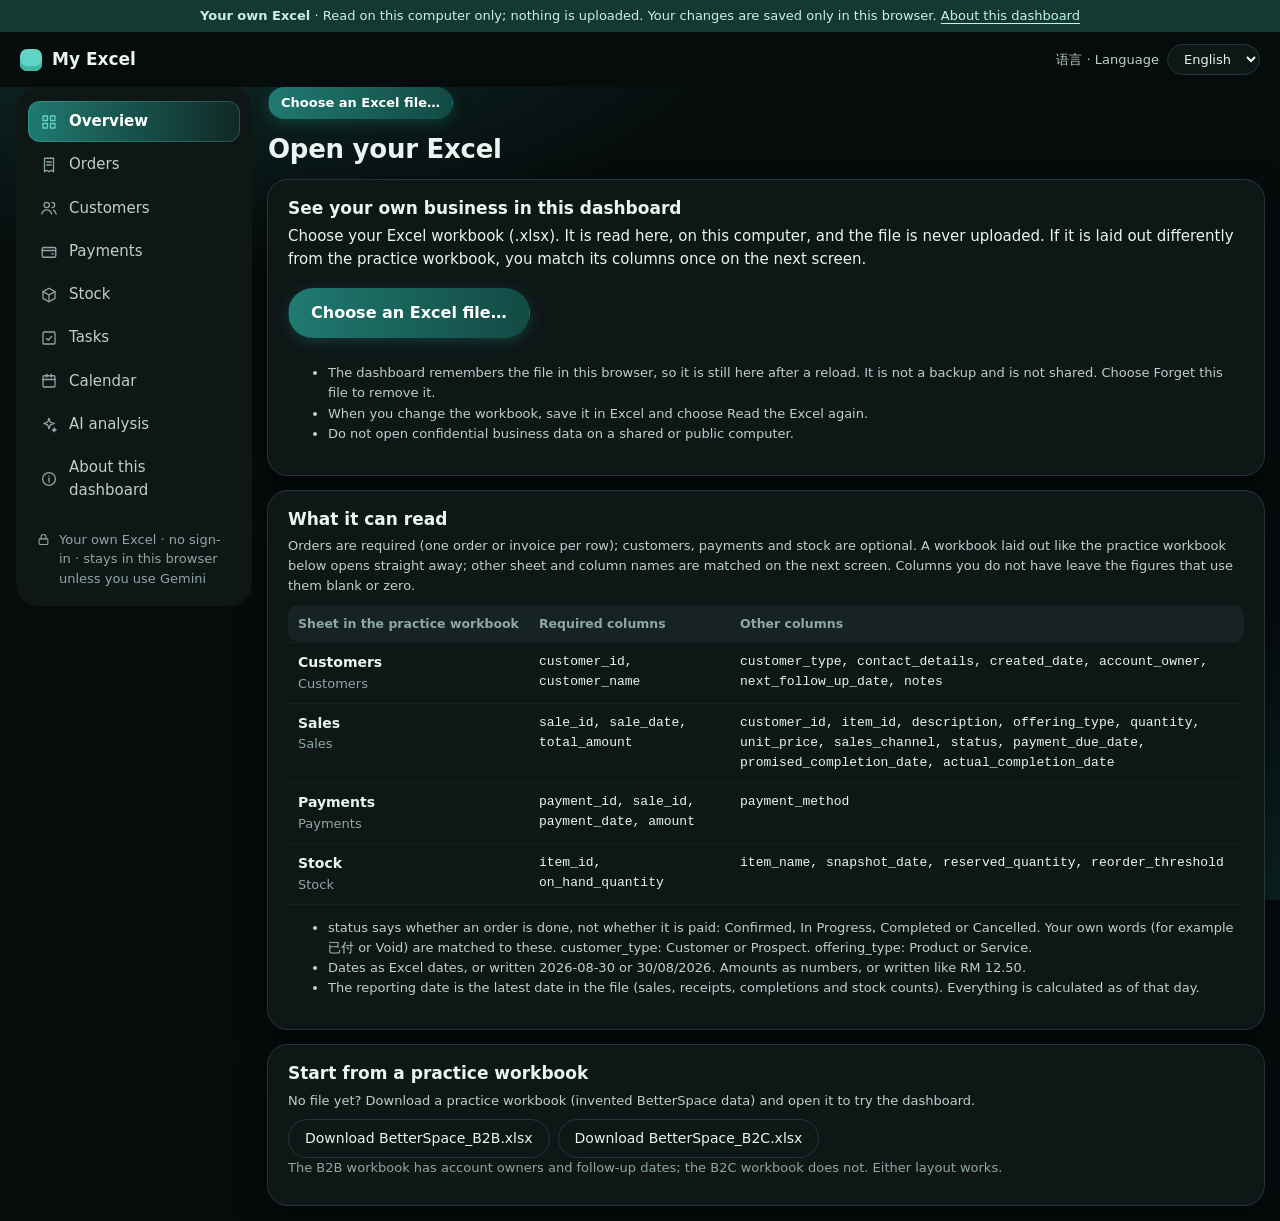
<file: src/index.html>
<!doctype html>
<html lang="en">
<head>
<meta charset="utf-8">
<meta name="viewport" content="width=device-width, initial-scale=1">
<!-- Data, code and styles are part of this page. The only address it may connect to is Google's Gemini API,
     used only when the viewer presses "Analyse with Gemini" with their own key (src/briefs/gemini.js). -->
<meta http-equiv="Content-Security-Policy" content="default-src 'none'; script-src 'self'; style-src 'self' 'unsafe-inline'; img-src 'self' data:; connect-src https://generativelanguage.googleapis.com; font-src 'none'; base-uri 'none'; form-action 'none'">
<meta name="robots" content="noindex">
<title>Business dashboard</title>
<meta name="theme-color" content="#060B0B">
<link rel="stylesheet" href="style.css">
<link rel="icon" href="data:image/svg+xml,%3Csvg xmlns='http://www.w3.org/2000/svg' viewBox='0 0 32 32'%3E%3Crect width='32' height='32' rx='6' fill='%235A1A2B'/%3E%3Cpath d='M8 22V12M14 22V8M20 22v-7M26 22v-3' stroke='%23B8963E' stroke-width='3' stroke-linecap='round'/%3E%3C/svg%3E">
</head>
<body>
<noscript><p class="notice">这个演示需要开启 JavaScript。This demo needs JavaScript enabled.</p></noscript>

<div id="ribbon" class="ribbon" role="note"></div>
<div id="shell" class="shell">
  <header class="topbar">
    <button id="menu-toggle" class="icon-btn" aria-label="Menu" aria-expanded="false" aria-controls="nav">☰</button>
    <div class="brand"><span class="brand-mark" aria-hidden="true"></span><span id="business-name">我的 Excel</span></div>
    <div class="topbar-right">
      <label class="lang"><span>语言 · Language</span>
        <select id="lang-select"><option value="en">English</option><option value="zh-CN">中文</option></select>
      </label>
    </div>
  </header>
  <div class="layout">
    <nav id="nav" class="sidenav" aria-label="Sections"></nav>
    <main id="main" class="main" tabindex="-1">
      <div id="scenario-bar" class="scenario-bar"></div>
      <div id="banner" class="banner" hidden></div>
      <div id="page"></div>
    </main>
  </div>
</div>

<div id="toast" class="toast" role="status" aria-live="polite" hidden></div>
<div id="modal-root"></div>

<script type="module" src="main.js"></script>
</body>
</html>
</file>
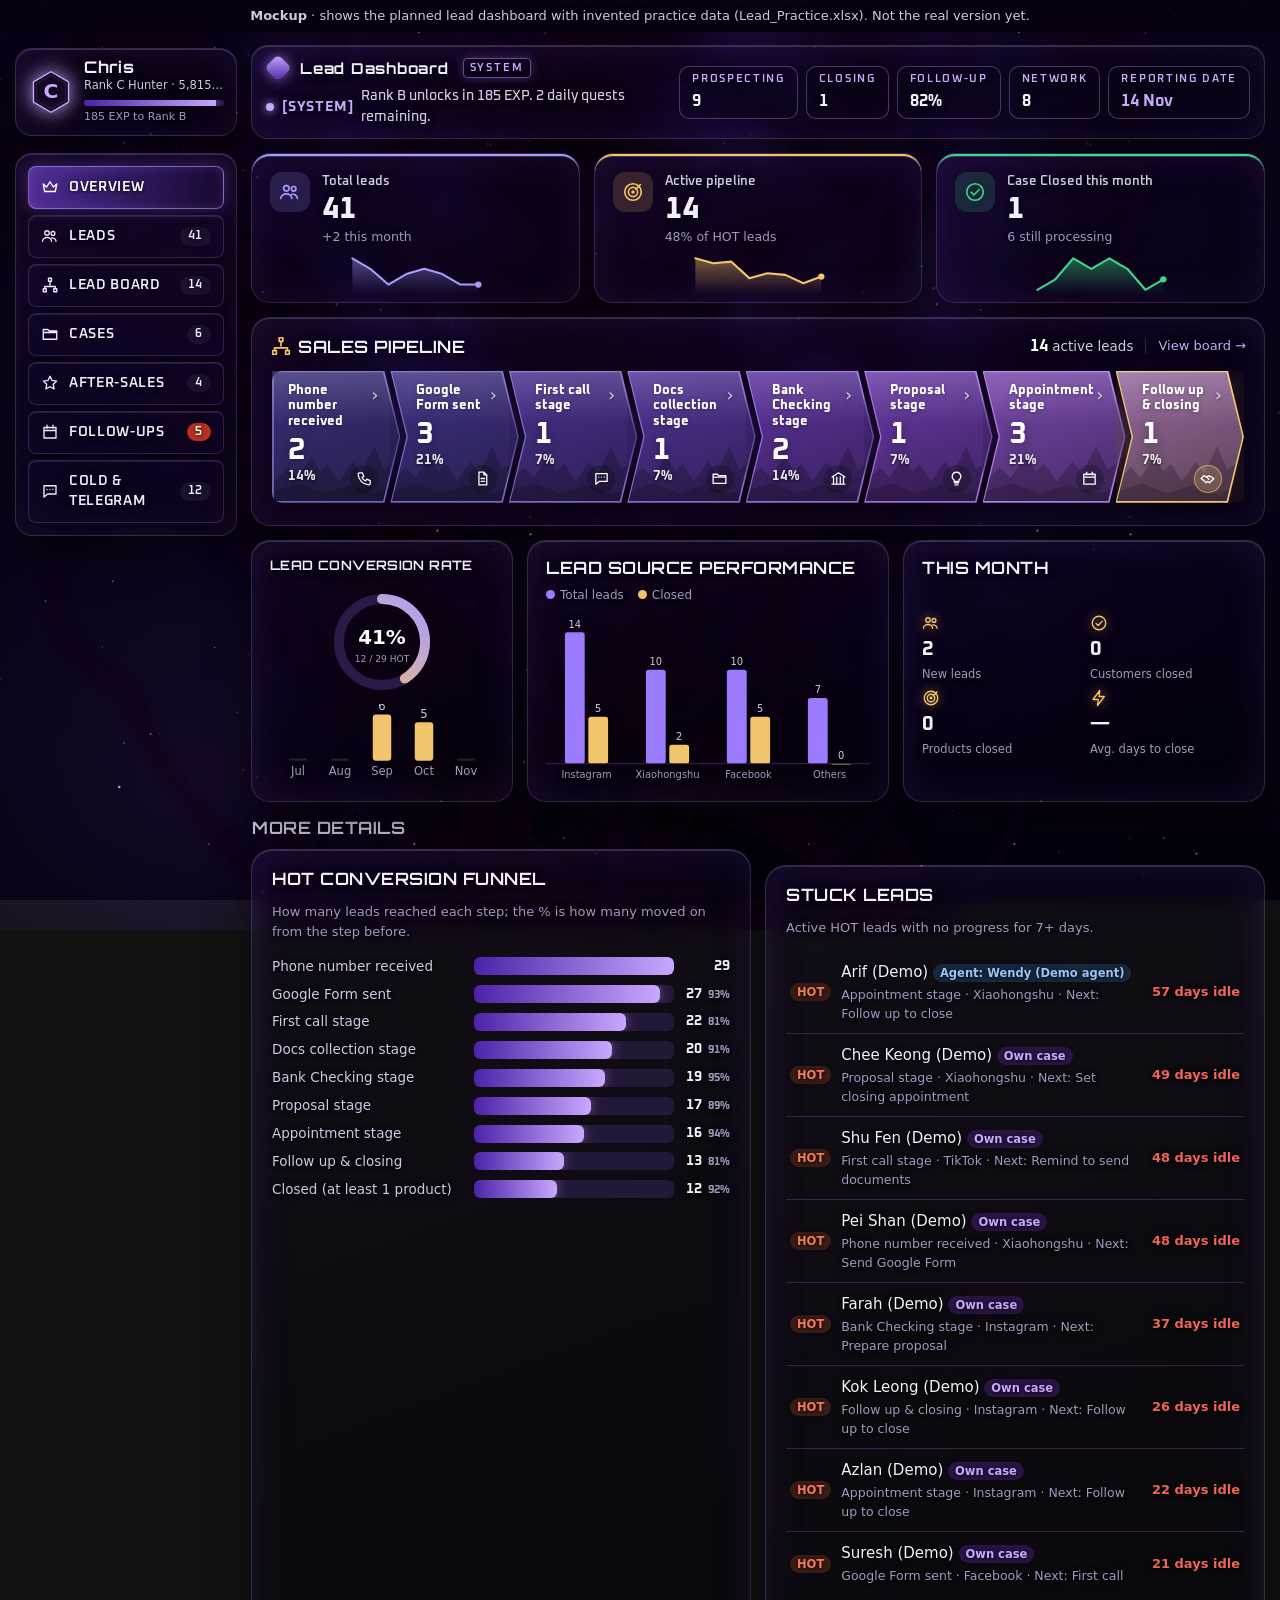
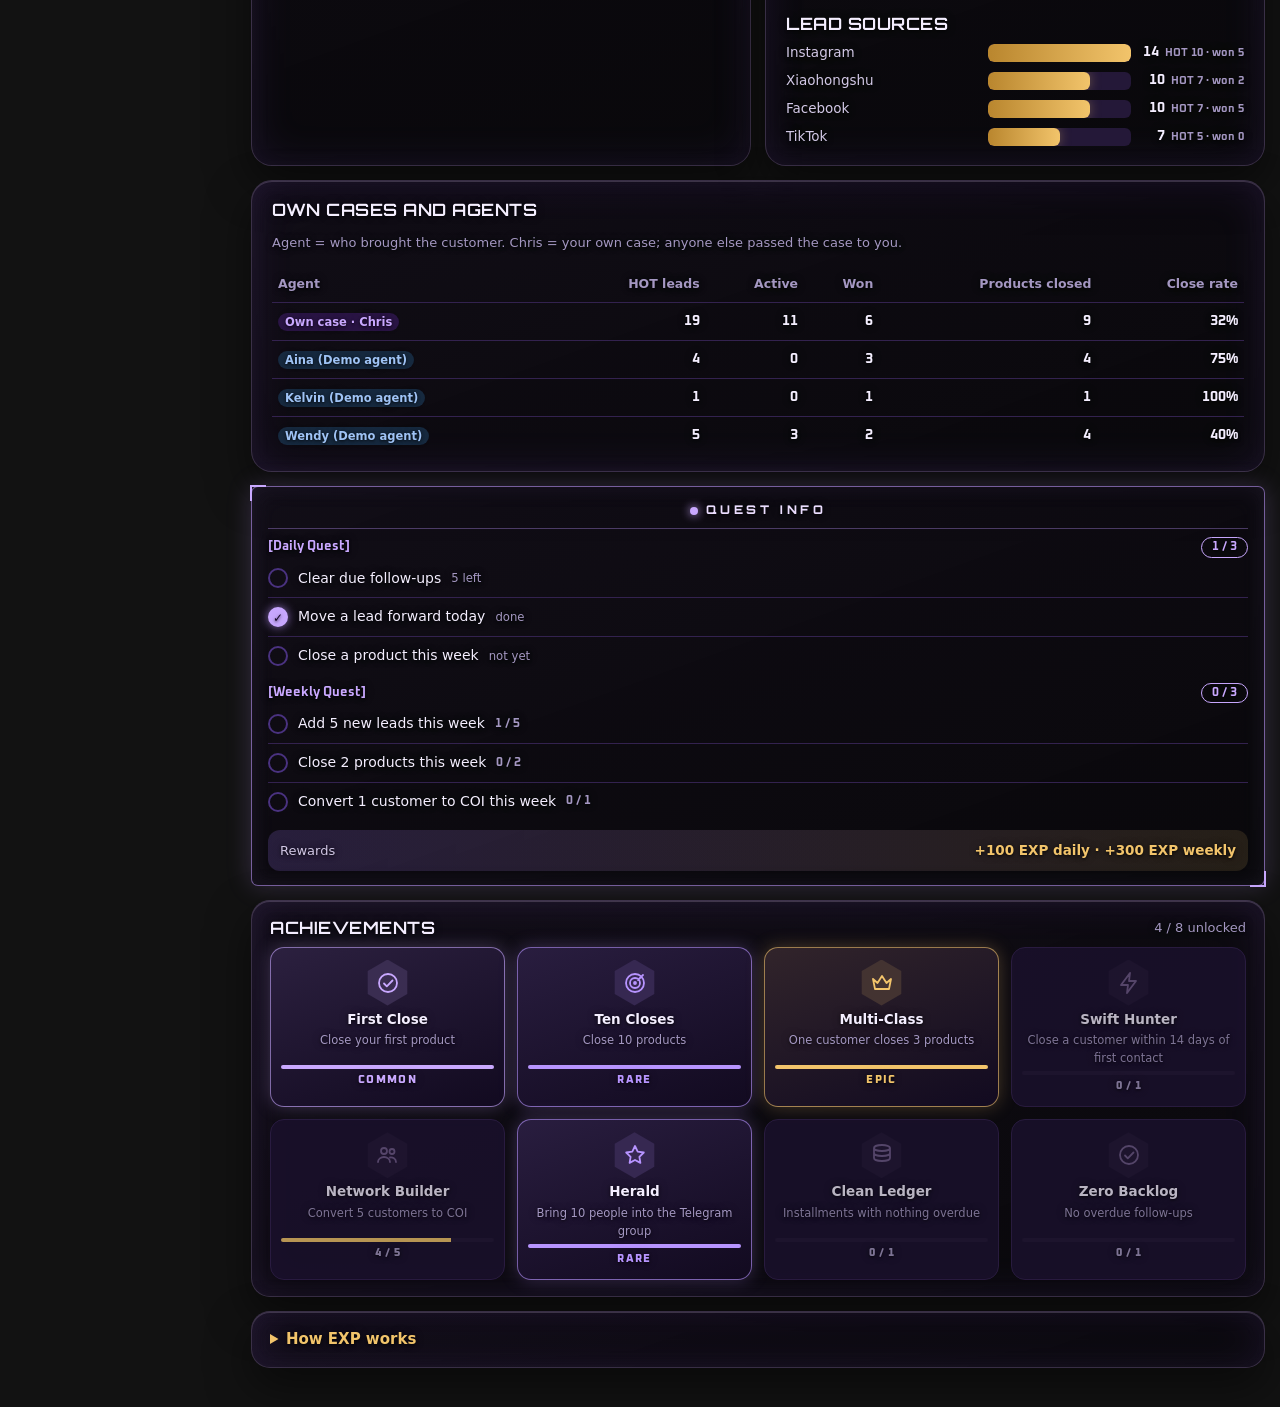
<file: mockups/lead-dashboard.html>
<!doctype html>
<html lang="en">
<head>
<meta charset="utf-8">
<meta name="viewport" content="width=device-width, initial-scale=1">
<title>Lead dashboard · mockup</title>
<style>
@font-face { font-family: "Orbitron"; src: url([data-uri]) format("truetype"); font-weight: 400 900; font-display: swap; }
@font-face { font-family: "Oxanium"; src: url([data-uri]) format("truetype"); font-weight: 200 800; font-display: swap; }
:root {
  color-scheme: dark;
  --brand: #C9A8FF; --on-brand: #16082A; --brand-deep: #3A1626; --brand-soft: #2A1545; --brand-ink: #EBDDFF; --brand-ink-2: #D6BFFF;
  --gold: #F2C46B; --blue: #C9A8FF; --epic: #B794FF; --page: #07030E; --surface: #120A20; --surface-2: #1C1230; --border: #33224F;
  --ink: #F4EEFF; --ink-2: #D2C8E6; --muted: #A497C2; --btn: #6B3FC9; --btn-ink: #FFFFFF;
  --panel: linear-gradient(160deg, rgba(100, 50, 180, 0.07) 0%, rgba(18, 4, 38, 0.18) 50%, rgba(4, 0, 10, 0.32) 100%);
  --haze: blur(9px) saturate(130%) brightness(0.66);
  --display: "Oxanium", "DIN Alternate", "Bahnschrift", "Arial Narrow", sans-serif;
  --title: "Orbitron", "Trajan Pro", "Copperplate", Georgia, sans-serif;
  --active: linear-gradient(90deg, #6B3FC9 0%, #4A23A8 100%);
  --sys: 0 0 0 1px rgba(190, 150, 255, 0.55), 0 0 26px rgba(190, 150, 255, 0.22), inset 0 0 26px rgba(190, 150, 255, 0.07);
  --hot: #F07A5A; --hot-bg: #3A1D16; --cold: #6FA8E8; --cold-bg: #172A40;
  --good: #7CC473; --overdue: #F0645A; --critical-fill: #B8321F;
  --grid: #241838;
  --glow: 0 0 0 1px rgba(200, 160, 255, 0.24), 0 18px 44px rgba(0, 0, 0, 0.5), inset 0 1px 0 rgba(235, 215, 255, 0.18), inset 0 0 44px rgba(150, 90, 240, 0.12);
  --font: -apple-system, BlinkMacSystemFont, "Segoe UI", "PingFang SC", "Microsoft YaHei", "Noto Sans SC", system-ui, sans-serif;
}
* { box-sizing: border-box; }
html, body { margin: 0; background: url("data:image/svg+xml,%3Csvg%20xmlns%3D%22http%3A%2F%2Fwww.w3.org%2F2000%2Fsvg%22%20width%3D%22600%22%20height%3D%22600%22%3E%3Ccircle%20cx%3D%220.0%22%20cy%3D%22552.5%22%20r%3D%220.52%22%20fill%3D%22%23fff%22%20opacity%3D%220.26%22%2F%3E%3Ccircle%20cx%3D%22437.6%22%20cy%3D%22319.6%22%20r%3D%220.56%22%20fill%3D%22%23fff%22%20opacity%3D%220.53%22%2F%3E%3Ccircle%20cx%3D%22453.0%22%20cy%3D%22325.7%22%20r%3D%220.95%22%20fill%3D%22%23fff%22%20opacity%3D%220.47%22%2F%3E%3Ccircle%20cx%3D%22490.1%22%20cy%3D%22145.2%22%20r%3D%220.61%22%20fill%3D%22%23fff%22%20opacity%3D%220.50%22%2F%3E%3Ccircle%20cx%3D%22418.8%22%20cy%3D%2232.3%22%20r%3D%220.95%22%20fill%3D%22%23fff%22%20opacity%3D%220.38%22%2F%3E%3Ccircle%20cx%3D%22553.4%22%20cy%3D%22484.4%22%20r%3D%220.34%22%20fill%3D%22%23fff%22%20opacity%3D%220.41%22%2F%3E%3Ccircle%20cx%3D%22553.9%22%20cy%3D%22413.1%22%20r%3D%220.91%22%20fill%3D%22%23fff%22%20opacity%3D%220.44%22%2F%3E%3Ccircle%20cx%3D%22547.2%22%20cy%3D%22545.0%22%20r%3D%220.61%22%20fill%3D%22%23fff%22%20opacity%3D%220.32%22%2F%3E%3Ccircle%20cx%3D%22502.3%22%20cy%3D%22199.4%22%20r%3D%220.37%22%20fill%3D%22%23fff%22%20opacity%3D%220.30%22%2F%3E%3Ccircle%20cx%3D%22257.1%22%20cy%3D%22176.9%22%20r%3D%221.23%22%20fill%3D%22%23fff%22%20opacity%3D%220.43%22%2F%3E%3Ccircle%20cx%3D%22437.6%22%20cy%3D%22526.7%22%20r%3D%220.26%22%20fill%3D%22%23fff%22%20opacity%3D%220.29%22%2F%3E%3Ccircle%20cx%3D%22336.4%22%20cy%3D%22305.3%22%20r%3D%220.66%22%20fill%3D%22%23fff%22%20opacity%3D%220.25%22%2F%3E%3Ccircle%20cx%3D%22545.4%22%20cy%3D%2232.9%22%20r%3D%220.60%22%20fill%3D%22%23fff%22%20opacity%3D%220.32%22%2F%3E%3Ccircle%20cx%3D%22398.7%22%20cy%3D%22554.6%22%20r%3D%220.77%22%20fill%3D%22%23fff%22%20opacity%3D%220.23%22%2F%3E%3Ccircle%20cx%3D%22243.4%22%20cy%3D%22170.2%22%20r%3D%220.60%22%20fill%3D%22%23fff%22%20opacity%3D%220.36%22%2F%3E%3Ccircle%20cx%3D%22199.5%22%20cy%3D%22319.0%22%20r%3D%220.88%22%20fill%3D%22%23fff%22%20opacity%3D%220.27%22%2F%3E%3Ccircle%20cx%3D%22543.9%22%20cy%3D%22274.7%22%20r%3D%221.15%22%20fill%3D%22%23fff%22%20opacity%3D%220.47%22%2F%3E%3Ccircle%20cx%3D%22380.6%22%20cy%3D%22309.7%22%20r%3D%220.76%22%20fill%3D%22%23fff%22%20opacity%3D%220.49%22%2F%3E%3Ccircle%20cx%3D%22563.7%22%20cy%3D%22238.0%22%20r%3D%220.98%22%20fill%3D%22%23fff%22%20opacity%3D%220.28%22%2F%3E%3Ccircle%20cx%3D%22352.1%22%20cy%3D%22210.4%22%20r%3D%220.56%22%20fill%3D%22%23fff%22%20opacity%3D%220.35%22%2F%3E%3Ccircle%20cx%3D%22476.8%22%20cy%3D%22526.5%22%20r%3D%220.32%22%20fill%3D%22%23fff%22%20opacity%3D%220.56%22%2F%3E%3Ccircle%20cx%3D%2246.6%22%20cy%3D%22244.1%22%20r%3D%220.37%22%20fill%3D%22%23fff%22%20opacity%3D%220.19%22%2F%3E%3Ccircle%20cx%3D%22597.7%22%20cy%3D%22132.0%22%20r%3D%220.90%22%20fill%3D%22%23fff%22%20opacity%3D%220.22%22%2F%3E%3Ccircle%20cx%3D%22274.3%22%20cy%3D%22355.7%22%20r%3D%220.35%22%20fill%3D%22%23fff%22%20opacity%3D%220.61%22%2F%3E%3Ccircle%20cx%3D%22530.7%22%20cy%3D%22534.3%22%20r%3D%221.17%22%20fill%3D%22%23fff%22%20opacity%3D%220.60%22%2F%3E%3Ccircle%20cx%3D%22456.7%22%20cy%3D%22165.3%22%20r%3D%220.21%22%20fill%3D%22%23fff%22%20opacity%3D%220.27%22%2F%3E%3Ccircle%20cx%3D%2245.6%22%20cy%3D%221.0%22%20r%3D%220.88%22%20fill%3D%22%23fff%22%20opacity%3D%220.27%22%2F%3E%3Ccircle%20cx%3D%22444.7%22%20cy%3D%22293.6%22%20r%3D%220.96%22%20fill%3D%22%23fff%22%20opacity%3D%220.27%22%2F%3E%3Ccircle%20cx%3D%22529.3%22%20cy%3D%22141.1%22%20r%3D%220.61%22%20fill%3D%22%23fff%22%20opacity%3D%220.60%22%2F%3E%3Ccircle%20cx%3D%2271.0%22%20cy%3D%22293.6%22%20r%3D%220.20%22%20fill%3D%22%23fff%22%20opacity%3D%220.61%22%2F%3E%3Ccircle%20cx%3D%22382.2%22%20cy%3D%22553.3%22%20r%3D%220.22%22%20fill%3D%22%23fff%22%20opacity%3D%220.60%22%2F%3E%3Ccircle%20cx%3D%22112.9%22%20cy%3D%22581.2%22%20r%3D%220.82%22%20fill%3D%22%23fff%22%20opacity%3D%220.49%22%2F%3E%3Ccircle%20cx%3D%22159.8%22%20cy%3D%22133.7%22%20r%3D%220.43%22%20fill%3D%22%23fff%22%20opacity%3D%220.43%22%2F%3E%3Ccircle%20cx%3D%2231.4%22%20cy%3D%22461.7%22%20r%3D%220.97%22%20fill%3D%22%23fff%22%20opacity%3D%220.51%22%2F%3E%3Ccircle%20cx%3D%22298.9%22%20cy%3D%2219.6%22%20r%3D%220.32%22%20fill%3D%22%23fff%22%20opacity%3D%220.61%22%2F%3E%3Ccircle%20cx%3D%2278.5%22%20cy%3D%22412.7%22%20r%3D%221.18%22%20fill%3D%22%23fff%22%20opacity%3D%220.17%22%2F%3E%3Ccircle%20cx%3D%22529.9%22%20cy%3D%22516.8%22%20r%3D%221.29%22%20fill%3D%22%23fff%22%20opacity%3D%220.63%22%2F%3E%3Ccircle%20cx%3D%22458.9%22%20cy%3D%22251.8%22%20r%3D%220.47%22%20fill%3D%22%23fff%22%20opacity%3D%220.51%22%2F%3E%3Ccircle%20cx%3D%22529.3%22%20cy%3D%22239.0%22%20r%3D%220.46%22%20fill%3D%22%23fff%22%20opacity%3D%220.35%22%2F%3E%3Ccircle%20cx%3D%22532.2%22%20cy%3D%22335.3%22%20r%3D%220.59%22%20fill%3D%22%23fff%22%20opacity%3D%220.46%22%2F%3E%3Ccircle%20cx%3D%22440.9%22%20cy%3D%22201.0%22%20r%3D%221.00%22%20fill%3D%22%23fff%22%20opacity%3D%220.36%22%2F%3E%3Ccircle%20cx%3D%22119.2%22%20cy%3D%22187.0%22%20r%3D%221.28%22%20fill%3D%22%23fff%22%20opacity%3D%220.65%22%2F%3E%3Ccircle%20cx%3D%22379.4%22%20cy%3D%22523.3%22%20r%3D%221.21%22%20fill%3D%22%23fff%22%20opacity%3D%220.25%22%2F%3E%3Ccircle%20cx%3D%22387.1%22%20cy%3D%2281.2%22%20r%3D%220.75%22%20fill%3D%22%23fff%22%20opacity%3D%220.43%22%2F%3E%3Ccircle%20cx%3D%22462.8%22%20cy%3D%22567.5%22%20r%3D%220.73%22%20fill%3D%22%23fff%22%20opacity%3D%220.24%22%2F%3E%3Ccircle%20cx%3D%22268.0%22%20cy%3D%2299.7%22%20r%3D%220.93%22%20fill%3D%22%23fff%22%20opacity%3D%220.41%22%2F%3E%3Ccircle%20cx%3D%22336.9%22%20cy%3D%22304.0%22%20r%3D%221.03%22%20fill%3D%22%23fff%22%20opacity%3D%220.33%22%2F%3E%3Ccircle%20cx%3D%22450.5%22%20cy%3D%2215.6%22%20r%3D%220.53%22%20fill%3D%22%23fff%22%20opacity%3D%220.42%22%2F%3E%3Ccircle%20cx%3D%22121.7%22%20cy%3D%22433.8%22%20r%3D%220.52%22%20fill%3D%22%23fff%22%20opacity%3D%220.27%22%2F%3E%3Ccircle%20cx%3D%22395.7%22%20cy%3D%22257.5%22%20r%3D%220.28%22%20fill%3D%22%23fff%22%20opacity%3D%220.54%22%2F%3E%3Ccircle%20cx%3D%22493.7%22%20cy%3D%22549.3%22%20r%3D%221.20%22%20fill%3D%22%23fff%22%20opacity%3D%220.49%22%2F%3E%3Ccircle%20cx%3D%22575.3%22%20cy%3D%2215.1%22%20r%3D%221.04%22%20fill%3D%22%23fff%22%20opacity%3D%220.45%22%2F%3E%3Ccircle%20cx%3D%22434.4%22%20cy%3D%22538.9%22%20r%3D%220.24%22%20fill%3D%22%23fff%22%20opacity%3D%220.22%22%2F%3E%3Ccircle%20cx%3D%2248.2%22%20cy%3D%2264.9%22%20r%3D%220.29%22%20fill%3D%22%23fff%22%20opacity%3D%220.15%22%2F%3E%3Ccircle%20cx%3D%22363.0%22%20cy%3D%22567.4%22%20r%3D%220.41%22%20fill%3D%22%23fff%22%20opacity%3D%220.22%22%2F%3E%3Ccircle%20cx%3D%22121.3%22%20cy%3D%22404.9%22%20r%3D%220.47%22%20fill%3D%22%23fff%22%20opacity%3D%220.38%22%2F%3E%3Ccircle%20cx%3D%22596.4%22%20cy%3D%22253.6%22%20r%3D%220.94%22%20fill%3D%22%23fff%22%20opacity%3D%220.54%22%2F%3E%3Ccircle%20cx%3D%22238.1%22%20cy%3D%22249.9%22%20r%3D%220.27%22%20fill%3D%22%23fff%22%20opacity%3D%220.27%22%2F%3E%3Ccircle%20cx%3D%22484.6%22%20cy%3D%22584.6%22%20r%3D%220.37%22%20fill%3D%22%23fff%22%20opacity%3D%220.61%22%2F%3E%3Ccircle%20cx%3D%22305.2%22%20cy%3D%2273.3%22%20r%3D%220.43%22%20fill%3D%22%23fff%22%20opacity%3D%220.45%22%2F%3E%3Ccircle%20cx%3D%22102.3%22%20cy%3D%2246.8%22%20r%3D%220.50%22%20fill%3D%22%23fff%22%20opacity%3D%220.47%22%2F%3E%3Ccircle%20cx%3D%22333.7%22%20cy%3D%22288.4%22%20r%3D%221.29%22%20fill%3D%22%23fff%22%20opacity%3D%220.19%22%2F%3E%3Ccircle%20cx%3D%22248.1%22%20cy%3D%22188.7%22%20r%3D%220.20%22%20fill%3D%22%23fff%22%20opacity%3D%220.15%22%2F%3E%3Ccircle%20cx%3D%22248.1%22%20cy%3D%2254.8%22%20r%3D%220.46%22%20fill%3D%22%23fff%22%20opacity%3D%220.61%22%2F%3E%3Ccircle%20cx%3D%22466.5%22%20cy%3D%22458.4%22%20r%3D%220.68%22%20fill%3D%22%23fff%22%20opacity%3D%220.58%22%2F%3E%3Ccircle%20cx%3D%22577.5%22%20cy%3D%22480.6%22%20r%3D%220.93%22%20fill%3D%22%23fff%22%20opacity%3D%220.44%22%2F%3E%3Ccircle%20cx%3D%22208.8%22%20cy%3D%22244.2%22%20r%3D%220.75%22%20fill%3D%22%23fff%22%20opacity%3D%220.40%22%2F%3E%3Ccircle%20cx%3D%22340.5%22%20cy%3D%22433.1%22%20r%3D%220.93%22%20fill%3D%22%23fff%22%20opacity%3D%220.47%22%2F%3E%3Ccircle%20cx%3D%22437.4%22%20cy%3D%22530.7%22%20r%3D%221.13%22%20fill%3D%22%23fff%22%20opacity%3D%220.64%22%2F%3E%3Ccircle%20cx%3D%22262.8%22%20cy%3D%22292.2%22%20r%3D%221.25%22%20fill%3D%22%23fff%22%20opacity%3D%220.64%22%2F%3E%3Ccircle%20cx%3D%22214.7%22%20cy%3D%2247.5%22%20r%3D%220.58%22%20fill%3D%22%23fff%22%20opacity%3D%220.59%22%2F%3E%3Ccircle%20cx%3D%22425.0%22%20cy%3D%22442.8%22%20r%3D%221.25%22%20fill%3D%22%23fff%22%20opacity%3D%220.54%22%2F%3E%3Ccircle%20cx%3D%22124.2%22%20cy%3D%22142.9%22%20r%3D%221.08%22%20fill%3D%22%23fff%22%20opacity%3D%220.20%22%2F%3E%3Ccircle%20cx%3D%22549.3%22%20cy%3D%22480.1%22%20r%3D%220.90%22%20fill%3D%22%23fff%22%20opacity%3D%220.51%22%2F%3E%3Ccircle%20cx%3D%22321.5%22%20cy%3D%22265.8%22%20r%3D%221.16%22%20fill%3D%22%23fff%22%20opacity%3D%220.43%22%2F%3E%3Ccircle%20cx%3D%22524.2%22%20cy%3D%22162.3%22%20r%3D%220.96%22%20fill%3D%22%23fff%22%20opacity%3D%220.37%22%2F%3E%3Ccircle%20cx%3D%22237.1%22%20cy%3D%22112.5%22%20r%3D%220.85%22%20fill%3D%22%23fff%22%20opacity%3D%220.27%22%2F%3E%3Ccircle%20cx%3D%22539.3%22%20cy%3D%22493.2%22%20r%3D%220.57%22%20fill%3D%22%23fff%22%20opacity%3D%220.49%22%2F%3E%3Ccircle%20cx%3D%22526.4%22%20cy%3D%2269.6%22%20r%3D%220.54%22%20fill%3D%22%23fff%22%20opacity%3D%220.61%22%2F%3E%3Ccircle%20cx%3D%220.8%22%20cy%3D%2279.1%22%20r%3D%220.64%22%20fill%3D%22%23fff%22%20opacity%3D%220.16%22%2F%3E%3Ccircle%20cx%3D%22415.7%22%20cy%3D%22538.7%22%20r%3D%220.39%22%20fill%3D%22%23fff%22%20opacity%3D%220.26%22%2F%3E%3Ccircle%20cx%3D%22568.4%22%20cy%3D%22419.9%22%20r%3D%220.39%22%20fill%3D%22%23fff%22%20opacity%3D%220.21%22%2F%3E%3Ccircle%20cx%3D%22376.0%22%20cy%3D%229.6%22%20r%3D%221.09%22%20fill%3D%22%23fff%22%20opacity%3D%220.45%22%2F%3E%3Ccircle%20cx%3D%22450.7%22%20cy%3D%2276.8%22%20r%3D%220.56%22%20fill%3D%22%23fff%22%20opacity%3D%220.51%22%2F%3E%3Ccircle%20cx%3D%22573.0%22%20cy%3D%22328.7%22%20r%3D%220.85%22%20fill%3D%22%23fff%22%20opacity%3D%220.54%22%2F%3E%3Ccircle%20cx%3D%22421.5%22%20cy%3D%22440.2%22%20r%3D%220.86%22%20fill%3D%22%23fff%22%20opacity%3D%220.20%22%2F%3E%3Ccircle%20cx%3D%2227.2%22%20cy%3D%22368.0%22%20r%3D%220.45%22%20fill%3D%22%23fff%22%20opacity%3D%220.44%22%2F%3E%3Ccircle%20cx%3D%22150.6%22%20cy%3D%22133.8%22%20r%3D%220.88%22%20fill%3D%22%23fff%22%20opacity%3D%220.46%22%2F%3E%3Ccircle%20cx%3D%22487.7%22%20cy%3D%22143.7%22%20r%3D%221.20%22%20fill%3D%22%23fff%22%20opacity%3D%220.18%22%2F%3E%3Ccircle%20cx%3D%22414.4%22%20cy%3D%22244.0%22%20r%3D%221.07%22%20fill%3D%22%23fff%22%20opacity%3D%220.48%22%2F%3E%3C%2Fsvg%3E"), url("data:image/svg+xml,%3Csvg%20xmlns%3D%22http%3A%2F%2Fwww.w3.org%2F2000%2Fsvg%22%20viewBox%3D%220%200%201200%20900%22%20preserveAspectRatio%3D%22xMidYMid%20slice%22%3E%3Cdefs%3E%3Cfilter%20id%3D%22b%22%20x%3D%22-20%25%22%20y%3D%22-20%25%22%20width%3D%22140%25%22%20height%3D%22140%25%22%3E%3CfeGaussianBlur%20stdDeviation%3D%2216%22%2F%3E%3C%2Ffilter%3E%3Cfilter%20id%3D%22b2%22%3E%3CfeGaussianBlur%20stdDeviation%3D%225%22%2F%3E%3C%2Ffilter%3E%3CradialGradient%20id%3D%22neb%22%20cx%3D%2258%25%22%20cy%3D%2238%25%22%20r%3D%2255%25%22%3E%3Cstop%20offset%3D%220%22%20stop-color%3D%22%236A3BC0%22%20stop-opacity%3D%220.18%22%2F%3E%3Cstop%20offset%3D%220.45%22%20stop-color%3D%22%23341A70%22%20stop-opacity%3D%220.12%22%2F%3E%3Cstop%20offset%3D%221%22%20stop-color%3D%22%2312062A%22%20stop-opacity%3D%220%22%2F%3E%3C%2FradialGradient%3E%3CradialGradient%20id%3D%22neb2%22%20cx%3D%2215%25%22%20cy%3D%2285%25%22%20r%3D%2245%25%22%3E%3Cstop%20offset%3D%220%22%20stop-color%3D%22%235B2A9E%22%20stop-opacity%3D%220.16%22%2F%3E%3Cstop%20offset%3D%221%22%20stop-color%3D%22%2312062A%22%20stop-opacity%3D%220%22%2F%3E%3C%2FradialGradient%3E%3C%2Fdefs%3E%3Crect%20width%3D%221200%22%20height%3D%22900%22%20fill%3D%22url(%23neb)%22%2F%3E%3Crect%20width%3D%221200%22%20height%3D%22900%22%20fill%3D%22url(%23neb2)%22%2F%3E%3Cpath%20d%3D%22M300%20900%20Q213%20773%20382%20647%20Q271%20561%20467%20475%20Q540%20371%20412%20268%20Q267%20152%20629%2036%22%20fill%3D%22none%22%20stroke%3D%22%2308030F%22%20stroke-width%3D%2252%22%20stroke-linecap%3D%22round%22%20opacity%3D%220.43%22%20filter%3D%22url(%23b)%22%2F%3E%3Cpath%20d%3D%22M689%20900%20Q864%20818%20614%20735%20Q586%20650%20528%20565%20Q415%20446%20759%20327%20Q662%20219%20829%20111%22%20fill%3D%22none%22%20stroke%3D%22%2308030F%22%20stroke-width%3D%2246%22%20stroke-linecap%3D%22round%22%20opacity%3D%220.50%22%20filter%3D%22url(%23b)%22%2F%3E%3Cpath%20d%3D%22M631%20900%20Q521%20801%20793%20703%20Q651%20584%20886%20466%20Q1024%20328%201033%20191%20Q1081%2056%20895%20-79%22%20fill%3D%22none%22%20stroke%3D%22%2308030F%22%20stroke-width%3D%2294%22%20stroke-linecap%3D%22round%22%20opacity%3D%220.43%22%20filter%3D%22url(%23b)%22%2F%3E%3Cpath%20d%3D%22M518%20900%20Q461%20795%20340%20689%20Q294%20559%20175%20429%20Q299%20327%2013%20224%20Q8%20118%20186%2012%22%20fill%3D%22none%22%20stroke%3D%22%2308030F%22%20stroke-width%3D%2278%22%20stroke-linecap%3D%22round%22%20opacity%3D%220.44%22%20filter%3D%22url(%23b)%22%2F%3E%3Cpath%20d%3D%22M614%20900%20Q654%20785%20626%20670%20Q555%20562%20851%20454%20Q796%20330%20827%20205%20Q779%2070%20829%20-65%22%20fill%3D%22none%22%20stroke%3D%22%2308030F%22%20stroke-width%3D%2280%22%20stroke-linecap%3D%22round%22%20opacity%3D%220.54%22%20filter%3D%22url(%23b)%22%2F%3E%3Cpath%20d%3D%22M493%20900%20Q623%20805%20600%20710%20Q653%20622%20782%20533%20Q716%20427%20564%20320%20Q617%20199%20380%2078%22%20fill%3D%22none%22%20stroke%3D%22%2308030F%22%20stroke-width%3D%22110%22%20stroke-linecap%3D%22round%22%20opacity%3D%220.48%22%20filter%3D%22url(%23b)%22%2F%3E%3Cpath%20d%3D%22M400%20900%20Q427%20775%20416%20649%20Q231%20556%20653%20462%20Q475%20361%20501%20260%20Q474%20160%20598%2059%22%20fill%3D%22none%22%20stroke%3D%22%2308030F%22%20stroke-width%3D%22102%22%20stroke-linecap%3D%22round%22%20opacity%3D%220.58%22%20filter%3D%22url(%23b)%22%2F%3E%3Cpath%20d%3D%22M815%20900%20Q887%20810%20561%20720%20Q663%20594%20557%20467%20Q399%20360%20699%20253%20Q516%20125%20548%20-3%22%20fill%3D%22none%22%20stroke%3D%22%2308030F%22%20stroke-width%3D%2280%22%20stroke-linecap%3D%22round%22%20opacity%3D%220.55%22%20filter%3D%22url(%23b)%22%2F%3E%3Cpath%20d%3D%22M573%20900%20Q393%20819%20507%20738%20Q586%20625%20317%20512%20Q354%20378%20161%20244%20Q266%20148%20127%2053%22%20fill%3D%22none%22%20stroke%3D%22%2308030F%22%20stroke-width%3D%2268%22%20stroke-linecap%3D%22round%22%20opacity%3D%220.63%22%20filter%3D%22url(%23b)%22%2F%3E%3Cpath%20d%3D%22M863%20900%20Q1046%20776%20863%20651%20Q979%20514%20721%20377%20Q896%20253%20867%20129%20Q1003%206%20630%20-117%22%20fill%3D%22none%22%20stroke%3D%22%230C0418%22%20stroke-width%3D%2212%22%20stroke-linecap%3D%22round%22%20opacity%3D%220.6%22%20filter%3D%22url(%23b2)%22%2F%3E%3Cpath%20d%3D%22M566%20900%20Q620%20772%20472%20643%20Q323%20528%20731%20412%20Q567%20316%20801%20221%20Q751%20127%20549%2032%22%20fill%3D%22none%22%20stroke%3D%22%230C0418%22%20stroke-width%3D%2221%22%20stroke-linecap%3D%22round%22%20opacity%3D%220.6%22%20filter%3D%22url(%23b2)%22%2F%3E%3Cpath%20d%3D%22M310%20900%20Q155%20789%20124%20679%20Q-65%20555%20233%20431%20Q216%20325%20314%20219%20Q451%20118%20476%2016%22%20fill%3D%22none%22%20stroke%3D%22%230C0418%22%20stroke-width%3D%2212%22%20stroke-linecap%3D%22round%22%20opacity%3D%220.6%22%20filter%3D%22url(%23b2)%22%2F%3E%3Cpath%20d%3D%22M705%20900%20Q809%20803%20922%20707%20Q988%20624%20798%20541%20Q755%20457%20672%20372%20Q590%20277%20695%20182%22%20fill%3D%22none%22%20stroke%3D%22%230C0418%22%20stroke-width%3D%2213%22%20stroke-linecap%3D%22round%22%20opacity%3D%220.6%22%20filter%3D%22url(%23b2)%22%2F%3E%3Cpath%20d%3D%22M618%20900%20Q735%20815%20359%20729%20Q218%20604%20261%20479%20Q238%20391%20103%20304%20Q217%20168%20109%2032%22%20fill%3D%22none%22%20stroke%3D%22%230C0418%22%20stroke-width%3D%2212%22%20stroke-linecap%3D%22round%22%20opacity%3D%220.6%22%20filter%3D%22url(%23b2)%22%2F%3E%3Cpath%20d%3D%22M568%20900%20Q575%20786%20665%20671%20Q616%20538%20442%20405%20Q377%20286%20286%20167%20Q300%2087%20327%207%22%20fill%3D%22none%22%20stroke%3D%22%230C0418%22%20stroke-width%3D%2218%22%20stroke-linecap%3D%22round%22%20opacity%3D%220.6%22%20filter%3D%22url(%23b2)%22%2F%3E%3Cpath%20d%3D%22M357%20900%20Q280%20783%20321%20665%20Q298%20551%20230%20437%20Q440%20332%20146%20228%20Q125%20128%20190%2028%22%20fill%3D%22none%22%20stroke%3D%22%230C0418%22%20stroke-width%3D%2218%22%20stroke-linecap%3D%22round%22%20opacity%3D%220.6%22%20filter%3D%22url(%23b2)%22%2F%3E%3C%2Fsvg%3E") center / cover no-repeat, radial-gradient(1400px 900px at 50% 25%, #1C0B38 0%, #0A0318 45%, #030008 100%); background-attachment: fixed; min-height: 100%; color: var(--ink); font: 15px/1.55 var(--font); -webkit-font-smoothing: antialiased; }
h1, h2, h3 { margin: 0 0 8px; line-height: 1.25; font-family: var(--title); font-weight: 700; letter-spacing: 0.03em; } h2 { font-size: 15px; } .hunter-name { font-size: 16px !important; } .brandname { font-size: 15px !important; } nav a { letter-spacing: 0.05em !important; font-size: 13.5px !important; } .st small, .sys-tag { letter-spacing: 0.08em; }
h2 { text-transform: uppercase; } .num, .value, .stat .value, .chev b, .stage b { font-family: var(--display); font-weight: 700; }
.sysmsg, .st small, .lic-k, .sys-tag, .q-h, .chip, .rd, .pill, .qtab, .rar, .chev-n, .stat .label { font-family: var(--display); font-weight: 600; }
h1 { font-size: 26px; } h2 { font-size: 17px; font-weight: 650; } h3 { font-size: 14px; font-weight: 650; }
.muted { color: var(--muted); } .small { font-size: 13px; } .num { font-variant-numeric: tabular-nums; }
.ribbon { background: rgba(8, 2, 16, 0.9); color: var(--ink-2); font-size: 13px; padding: 6px 16px; text-align: center; }
.topbar { display: grid; grid-template-columns: 220px minmax(0, 1fr); align-items: center; gap: 16px; padding: 14px 16px 16px; font-weight: 700; font-size: 17px; }
.hunter { display: flex; align-items: center; gap: 10px; padding: 10px 12px; min-width: 0; border-radius: 16px; background: var(--panel); backdrop-filter: var(--haze); -webkit-backdrop-filter: var(--haze); box-shadow: var(--glow); }
.hunter-txt { text-align: left; min-width: 0; flex: 1; }
.avatar { position: relative; width: 56px; height: 56px; flex: none; border-radius: 12px; box-shadow: 0 0 0 1.5px var(--rc), 0 0 16px color-mix(in srgb, var(--rc) 55%, transparent); }
.avatar img { width: 100%; height: 100%; object-fit: cover; border-radius: 12px; display: block; }
.av-rank { position: absolute; right: -6px; bottom: -6px; min-width: 22px; height: 22px; padding: 0 5px; border-radius: 7px; display: grid; place-items: center; font-family: var(--display); font-size: 13px; font-weight: 800; color: #0B0614; background: var(--rc); box-shadow: 0 0 10px var(--rc); text-shadow: none; } .hunter .rank { width: 46px !important; height: 46px !important; flex: none; }
.brandname { display: flex; align-items: center; gap: 10px; font-size: 17px; font-family: var(--title); letter-spacing: 0.05em; }
.sysbar { align-self: stretch; display: flex; align-items: center; gap: 16px; flex-wrap: wrap; padding: 10px 14px; border-radius: 16px; background: var(--panel); backdrop-filter: var(--haze); -webkit-backdrop-filter: var(--haze); box-shadow: var(--glow); min-width: 0; }
.sysbar-l { flex: 1 1 280px; min-width: 0; display: flex; flex-direction: column; gap: 6px; }
.sysmsg { display: flex; align-items: center; gap: 8px; font-size: 13.5px; font-weight: 500; color: var(--ink-2); } .sysmsg b { color: var(--blue); letter-spacing: 0.06em; }
.sysbar-r { display: flex; flex-wrap: wrap; gap: 8px; } .sysbar .st { padding: 4px 12px; min-width: 0; font-weight: 500; } .sysbar .st b { font-size: 16px; } .sysbar .rdst b { color: var(--blue); } .hunter-name { font-family: var(--title); font-weight: 700; font-size: 19px; line-height: 1.1; letter-spacing: 0.04em; } .hunter-rank { font-size: 11.5px; white-space: nowrap; overflow: hidden; text-overflow: ellipsis; color: var(--ink-2); font-weight: 500; }
.hunter .xp { margin: 5px 0 2px; width: 100%; } .hunter .xp i { background: linear-gradient(90deg, #4A23A8, var(--blue)); box-shadow: 0 0 10px rgba(190, 150, 255, 0.8); } .hunter-next { font-size: 11px; color: var(--muted); font-weight: 500; }
.sysnote { flex-wrap: wrap; } .sysnote .statsrow { padding: 0; } .sysnote .st { padding: 3px 10px; min-width: 0; } .sysnote .st b { font-size: 15px; }
@media (max-width: 820px) { .topbar { grid-template-columns: 1fr; padding: 12px 12px 14px; } }
.mark { width: 24px; height: 24px; border-radius: 6px; transform: rotate(45deg) scale(0.8); background: linear-gradient(135deg, #C9A8FF, #4A23A8); box-shadow: 0 0 16px rgba(190, 150, 255, 0.7); }
.layout { display: grid; grid-template-columns: 220px minmax(0, 1fr); gap: 16px; padding: 0 16px 24px; }
nav { position: sticky; top: 12px; align-self: start; background: var(--panel); backdrop-filter: var(--haze); -webkit-backdrop-filter: var(--haze); box-shadow: var(--glow); border-radius: 16px; padding: 12px; display: flex; flex-direction: column; gap: 6px; }
nav a { display: flex; align-items: center; gap: 10px; padding: 10px 12px; border-radius: 8px; color: #F1E9FF; text-decoration: none; font-family: var(--display); font-weight: 600; font-size: 15px; letter-spacing: 0.12em; text-transform: uppercase; background: rgba(40, 14, 80, 0.22); border: 1px solid rgba(190, 150, 255, 0.20); box-shadow: inset 0 1px 0 rgba(240, 225, 255, 0.10); } nav a .navt { flex: 1; } nav a .gicon { width: 18px; height: 18px; flex: none; }
nav a:hover { background: rgba(52, 24, 96, 0.7); border-color: rgba(175, 135, 255, 0.35); }
nav a.active { background: linear-gradient(90deg, rgba(107, 63, 201, 0.7), rgba(30, 12, 64, 0.6)); color: #fff; border-color: rgba(190, 150, 255, 0.6); box-shadow: 0 0 16px rgba(150, 100, 255, 0.35), inset 0 0 12px rgba(175, 135, 255, 0.18); }
.count { background: var(--surface-2); border-radius: 999px; padding: 0 8px; font-size: 12px; font-weight: 600; }
nav a.active .count { background: var(--surface); }
.count.alert { background: var(--critical-fill); color: #fff; }
main { min-width: 0; }
.head { display: flex; flex-wrap: wrap; align-items: baseline; gap: 6px 14px; margin: 4px 0 14px; }
.head h1 { margin: 0; }
.rd { display: inline-flex; align-items: center; gap: 6px; background: rgba(190, 150, 255, 0.12); color: var(--brand-ink); border: 1px solid rgba(200, 160, 255, 0.5); border-radius: 999px; padding: 2px 12px 2px 9px; font-size: 12.5px; font-weight: 600; letter-spacing: 0.04em; box-shadow: 0 0 12px rgba(170, 120, 255, 0.28), inset 0 0 10px rgba(190, 150, 255, 0.10); backdrop-filter: var(--haze); -webkit-backdrop-filter: var(--haze); }
.rd::before { content: ''; width: 6px; height: 6px; border-radius: 50%; background: var(--blue); box-shadow: 0 0 8px var(--blue); }
.card { backdrop-filter: var(--haze); -webkit-backdrop-filter: var(--haze); background: var(--panel); border-radius: 20px; padding: 18px 20px; min-width: 0; box-shadow: var(--glow); }
.card + .card, .tiles + .card, .grid + .card, .card + .grid { margin-top: 16px; }
.tiles { display: grid; gap: 16px; grid-template-columns: repeat(auto-fit, minmax(170px, 1fr)); margin-bottom: 16px; }
.tile { backdrop-filter: var(--haze); -webkit-backdrop-filter: var(--haze); background: var(--panel); border-radius: 20px; padding: 16px 18px; box-shadow: var(--glow); }
.tile .label { font-size: 13px; color: var(--ink-2); }
.tile .value { font-size: 30px; font-weight: 700; margin: 4px 0 2px; font-variant-numeric: tabular-nums; }
.tile .foot { font-size: 12.5px; color: var(--muted); }
.tile.hero { background: radial-gradient(circle at 85% -10%, rgba(185, 150, 255, 0.35), transparent 58%), linear-gradient(160deg, #2A1A5E, #140A26); } .tile.hero .label, .tile.hero .foot { color: var(--brand-ink-2); } .tile.hero .value { color: #fff; font-size: 40px; text-shadow: 0 0 22px rgba(185, 150, 255, 0.55); }
.tile.alert { background: var(--brand-deep); } .tile.alert { background: radial-gradient(circle at 80% 0%, rgba(255, 100, 120, 0.25), transparent 60%), var(--brand-deep); } .tile.alert .label, .tile.alert .foot { color: #FFD3DC; } .tile.alert .value { color: #fff; }
@media (min-width: 1100px) { .tiles { grid-template-columns: repeat(6, minmax(0, 1fr)); } .tile.hero { grid-column: span 2; } }
.grid { display: grid; gap: 16px; grid-template-columns: repeat(auto-fit, minmax(min(100%, 380px), 1fr)); }
/* funnel */
.funnel { display: grid; grid-template-columns: minmax(90px, 190px) 1fr auto; gap: 7px 12px; align-items: center; font-size: 13.5px; }
.funnel .lbl { color: var(--ink-2); }
.bar { height: 18px; background: var(--grid); border-radius: 6px; overflow: hidden; }
.bar > i { display: block; height: 100%; background: linear-gradient(90deg, #4A23A8, var(--blue)); border-radius: 6px; box-shadow: 0 0 12px rgba(190, 150, 255, 0.45); }
.bar.cold > i { background: linear-gradient(90deg, #B9862E, var(--gold)); box-shadow: 0 0 12px rgba(242, 196, 107, 0.35); }
.funnel .v { text-align: right; white-space: nowrap; }
.funnel .v small { color: var(--muted); margin-left: 6px; }
/* tags */
.tag { display: inline-block; font-size: 11.5px; font-weight: 700; padding: 0 7px; border-radius: 999px; line-height: 18px; }
.tag.hot { background: var(--hot-bg); color: var(--hot); } .tag.cold { background: var(--cold-bg); color: var(--cold); }
.tag.won { background: #10301C; color: var(--good); } .tag.lost { background: var(--surface-2); color: var(--muted); }
.tag.proc { background: #3A2C12; color: #F0B060; } .tag.inst { background: #172A40; color: #8EC1F2; } .tag.bad { background: #3A1A16; color: var(--overdue); }
.prod { --pc: var(--brand); display: inline-block; font-size: 12.5px; font-weight: 650; padding: 1px 9px; border-radius: 999px; border: 1px solid var(--pc); color: var(--pc); background: color-mix(in srgb, var(--pc) 14%, transparent); white-space: nowrap; }
.tablewrap { overflow-x: auto; }
table.cases td { vertical-align: middle; } table.cases tr { cursor: pointer; } table.cases tr:hover td { background: var(--surface-2); }
table.cases tr.cont td { border-top: 0; padding-top: 2px; }
table.cases .nm { font-weight: 650; } table.cases .sub { font-size: 12px; color: var(--muted); }
tr.zero td { color: var(--muted); }
.count:empty { display: none; }
@media (max-width: 560px) { .list li { flex-wrap: wrap; } .list .grow { flex: 1 1 60%; } .list .when { margin-left: auto; } }
.card.warn { box-shadow: 0 0 0 1px var(--overdue); margin-bottom: 16px; } .card.warn h2 { color: var(--overdue); }
.tag.own { background: #2A1545; color: var(--brand); } .tag.agent { background: #172A40; color: #9FC3F5; }
.filters .sep { width: 1px; align-self: stretch; background: var(--border); margin: 0 4px; }
.paybar { display: flex; align-items: center; gap: 8px; margin: 4px 0 2px; } .paybar .bar { flex: 1; max-width: 160px; height: 8px; }
table.sched { margin: 6px 0 2px; font-size: 12.5px; } table.sched td { padding: 3px 6px; border-top: 1px solid var(--border); }
table.sched tr.late td { color: var(--overdue); } table.sched tr.due td { color: var(--muted); }
.od { color: var(--overdue); font-weight: 650; }
/* lists */
.list { list-style: none; margin: 0; padding: 0; }
.list li { display: flex; align-items: center; gap: 10px; padding: 10px 4px; border-top: 1px solid var(--border); cursor: pointer; }
.list li:first-child { border-top: 0; }
.list li:hover { background: var(--surface-2); border-radius: 10px; }
.list .grow { flex: 1; min-width: 0; }
.list .sub { font-size: 12.5px; color: var(--muted); }
.list .when { font-size: 13px; white-space: nowrap; text-align: right; }
.group-h { font-size: 13px; font-weight: 700; margin: 14px 0 4px; color: var(--ink-2); }
.group-h:first-child { margin-top: 0; }
/* kanban */
.board { display: grid; grid-auto-flow: column; grid-auto-columns: 210px; gap: 12px; overflow-x: auto; padding-bottom: 8px; }
.col { backdrop-filter: var(--haze); -webkit-backdrop-filter: var(--haze); background: var(--panel); box-shadow: var(--glow); border-radius: 18px; padding: 12px; min-height: 160px; }
.col h3 { display: flex; justify-content: space-between; gap: 6px; font-size: 13px; }
.col h3 .n { color: var(--muted); font-weight: 600; }
.kcard { background: var(--surface-2); border-radius: 12px; padding: 9px 10px; margin-top: 8px; cursor: pointer; font-size: 13px; }
.kcard:hover { outline: 1px solid var(--blue); box-shadow: 0 0 16px rgba(160, 120, 255, 0.35); }
.kcard .nm { font-weight: 650; }
.kcard .meta { color: var(--muted); font-size: 12px; }
.kcard.stuck { box-shadow: inset 3px 0 0 var(--overdue); }
.filters { display: flex; gap: 6px; margin-bottom: 12px; flex-wrap: wrap; }
.pill { font: inherit; font-size: 13px; border: 1px solid #4A3280; background: var(--surface); color: var(--ink-2); padding: 5px 12px; border-radius: 999px; cursor: pointer; }
.pill.active { background: var(--active); color: #fff; border-color: transparent; font-weight: 700; box-shadow: 0 0 0 1px rgba(190, 150, 255, 0.45), 0 4px 14px rgba(107, 63, 201, 0.4); }
table { width: 100%; border-collapse: collapse; font-size: 13.5px; }
th, td { text-align: left; padding: 8px 6px; border-top: 1px solid var(--border); }
th { color: var(--muted); font-weight: 600; font-size: 12.5px; border-top: 0; }
td.r, th.r { text-align: right; }
/* drawer */
.back { position: fixed; inset: 0; background: rgba(0,0,0,.6); z-index: 40; }
.drawer { position: fixed; top: 8px; right: 8px; bottom: 8px; width: min(440px, calc(100% - 16px)); background: var(--surface); border-radius: 20px; z-index: 41; overflow: auto; padding: 22px; }
.drawer .x { float: right; font: inherit; font-size: 20px; background: var(--surface-2); color: var(--ink); border: 0; border-radius: 50%; width: 34px; height: 34px; cursor: pointer; }
.tl { list-style: none; padding: 0; margin: 10px 0 0; }
.tl li { display: flex; gap: 10px; padding: 5px 0; font-size: 13.5px; color: var(--muted); }
.tl li .dot { width: 10px; height: 10px; border-radius: 50%; border: 2px solid var(--border); margin-top: 5px; flex: none; }
.tl li.done { color: var(--ink); } .tl li.done .dot { background: var(--brand); border-color: var(--brand); }
.tl li .d { margin-left: auto; font-variant-numeric: tabular-nums; }
dl { display: grid; grid-template-columns: auto 1fr; gap: 4px 12px; font-size: 13.5px; margin: 12px 0; }
dt { color: var(--muted); }
/* hunter / system styles */
.sys-tag { font-size: 10.5px; letter-spacing: 0.18em; color: var(--blue); border: 1px solid rgba(190, 150, 255, 0.5); border-radius: 4px; padding: 1px 6px; margin-left: 4px; box-shadow: 0 0 10px rgba(190, 150, 255, 0.3); }
.license { position: relative; z-index: 1; display: flex; gap: 18px; align-items: center; padding: 22px 24px 8px; max-width: 620px; }
.lic-k { font-size: 11px; letter-spacing: 0.32em; color: var(--blue); font-weight: 700; }
.license h1 { font-size: 34px; margin: 2px 0; font-style: normal; letter-spacing: 0.02em; }
.lic-sub { color: var(--ink-2); font-size: 13.5px; margin-bottom: 6px; }
.lic-next { color: var(--muted); font-size: 12px; margin-top: 4px; }
.license .xp { max-width: 340px; } .license .xp i { background: linear-gradient(90deg, #4A23A8, #C9A8FF); box-shadow: 0 0 10px rgba(190, 150, 255, 0.8); }
.statsrow { position: relative; z-index: 1; display: flex; flex-wrap: wrap; gap: 8px; padding: 6px 24px 20px; }
.st { background: rgba(16, 8, 30, 0.35); border: 1px solid rgba(190, 150, 255, 0.35); border-radius: 10px; padding: 6px 12px; min-width: 104px; }
.st small { display: block; font-size: 10.5px; letter-spacing: 0.16em; color: var(--blue); } .st b { font-size: 18px; }
.sysnote { display: flex; align-items: center; gap: 8px; margin: -4px 0 16px; padding: 10px 14px; border-radius: 10px; background: rgba(8, 2, 18, 0.72); backdrop-filter: var(--haze); -webkit-backdrop-filter: var(--haze); box-shadow: var(--sys); font-size: 13.5px; color: var(--ink-2); } .sysnote b { color: var(--blue); letter-spacing: 0.06em; }
.sys-dot { width: 8px; height: 8px; border-radius: 50%; background: var(--blue); box-shadow: 0 0 10px var(--blue); flex: none; }
.syswin { position: relative; backdrop-filter: var(--haze); -webkit-backdrop-filter: var(--haze); background: var(--panel); border-radius: 6px; padding: 14px 16px; box-shadow: var(--sys); }
.syswin::before, .syswin::after { content: ''; position: absolute; width: 14px; height: 14px; border: 2px solid var(--blue); }
.syswin::before { top: -2px; left: -2px; border-right: 0; border-bottom: 0; } .syswin::after { bottom: -2px; right: -2px; border-left: 0; border-top: 0; }
.syswin-h { font-family: var(--title); display: flex; align-items: center; justify-content: center; gap: 8px; font-size: 12px; letter-spacing: 0.3em; font-weight: 800; color: #EBDDFF; padding-bottom: 8px; margin-bottom: 6px; border-bottom: 1px solid rgba(190, 150, 255, 0.35); }
.q-h { display: flex; justify-content: space-between; align-items: center; margin: 8px 0 2px; font-weight: 700; color: var(--blue); font-size: 13px; }
.syswin .chip { border-color: var(--blue); color: var(--blue); }
.syswin .missions li.ok .tick { background: var(--blue); border-color: var(--blue); color: var(--on-brand); box-shadow: 0 0 10px rgba(190, 150, 255, 0.7); }
.syswin .reward b { color: var(--gold); font-size: 13.5px; }
.ach { margin: 16px 0; }
.badges { display: grid; gap: 12px; grid-template-columns: repeat(auto-fill, minmax(140px, 1fr)); }
@media (min-width: 1100px) { .badges { grid-template-columns: repeat(4, minmax(0, 1fr)); } }
.badge { --rc: #C9A8FF; display: flex; flex-direction: column; align-items: center; text-align: center; gap: 3px; padding: 12px 10px; border-radius: 14px; background: var(--surface-2); border: 1px solid var(--border); opacity: 0.75; }
.badge.ok { opacity: 1; border-color: color-mix(in srgb, var(--rc) 60%, transparent); box-shadow: 0 0 18px color-mix(in srgb, var(--rc) 25%, transparent); background: linear-gradient(160deg, color-mix(in srgb, var(--rc) 14%, #120A20), #120A20); }
.hex { width: 46px; height: 46px; display: grid; place-items: center; clip-path: polygon(50% 0, 93% 25%, 93% 75%, 50% 100%, 7% 75%, 7% 25%); background: #241838; }
.badge.ok .hex { background: color-mix(in srgb, var(--rc) 22%, #120A20); } .hex .gicon { width: 24px; height: 24px; }
.badge b { font-size: 13.5px; } .badge small { font-size: 11.5px; color: var(--muted); min-height: 2.6em; }
.bprog { width: 100%; height: 4px; border-radius: 4px; background: #241838; overflow: hidden; } .bprog i { display: block; height: 100%; background: var(--rc); }
.rar { font-size: 10.5px; letter-spacing: 0.14em; color: var(--rc); font-weight: 800; } .badge:not(.ok) .rar { color: var(--muted); letter-spacing: 0.04em; }
.rank text { font-family: var(--font); }
/* game-style overview */
.gcard { backdrop-filter: var(--haze); -webkit-backdrop-filter: var(--haze); background: var(--panel); border-radius: 18px; padding: 16px 18px; box-shadow: var(--glow); min-width: 0; position: relative; overflow: hidden; }
.gcard h2 { display: flex; align-items: center; gap: 6px; }
.gi { display: inline-grid; place-items: center; } .gicon { width: 22px; height: 22px; }
.gi.gold .gicon { filter: drop-shadow(0 0 6px rgba(242, 196, 107, 0.6)); }
.banner { position: relative; border-radius: 22px; overflow: hidden; min-height: 230px; margin-bottom: 16px; box-shadow: var(--glow); }
body.has-bg .banner-art { opacity: 0.55; } body.has-bg .banner { backdrop-filter: var(--haze); -webkit-backdrop-filter: var(--haze); }
body, .gcard, .card, .tile, nav, .syswin, .hunter, .sysbar { text-shadow: 0 1px 3px rgba(0, 0, 0, 0.7), 0 0 8px rgba(0, 0, 0, 0.35); }
.banner-art { position: absolute; inset: 0; width: 100%; height: 100%; }
.banner::after { content: ''; position: absolute; inset: 0; background: linear-gradient(90deg, rgba(8, 3, 16, 0.9) 0%, rgba(8, 3, 16, 0.45) 50%, transparent 75%); }
.banner-text { position: relative; z-index: 1; padding: 22px 24px; max-width: 560px; }
.banner h1 { font-size: 32px; font-style: italic; letter-spacing: -0.01em; margin: 0 0 4px; background: linear-gradient(90deg, #FFFFFF, #E6D6FF); -webkit-background-clip: text; background-clip: text; color: transparent; text-shadow: 0 0 24px rgba(185, 150, 255, 0.35); }
.banner p { color: var(--ink-2); font-style: italic; margin: 0 0 14px; }
.banner-rd { position: absolute; z-index: 1; top: 16px; right: 16px; }
.level { display: flex; align-items: center; gap: 10px; background: rgba(20, 10, 38, 0.75); border: 1px solid rgba(242, 196, 107, 0.45); border-radius: 14px; padding: 8px 12px; max-width: 420px; }
.level .gicon { width: 28px; height: 28px; }
.lv-top { display: flex; justify-content: space-between; gap: 10px; font-size: 13px; } .lv-top b { color: var(--gold); } .lv-top span { color: var(--ink-2); }
.xp { height: 6px; border-radius: 6px; background: #2A1A48; margin-top: 5px; overflow: hidden; } .xp i { display: block; height: 100%; background: linear-gradient(90deg, #B9862E, #F2C46B); box-shadow: 0 0 10px rgba(242, 196, 107, 0.6); }
.stats { display: grid; gap: 16px; grid-template-columns: repeat(auto-fit, minmax(220px, 1fr)); margin-bottom: 16px; }
.stat { padding-bottom: 8px; border-top: 2px solid var(--c); }
.stat-top { display: flex; gap: 12px; align-items: flex-start; }
.stat .gi { width: 40px; height: 40px; border-radius: 12px; background: color-mix(in srgb, var(--c) 16%, transparent); flex: none; }
.stat .label { font-size: 13px; color: var(--ink-2); } .stat .value { font-size: 30px; font-weight: 750; line-height: 1.15; } .stat .foot { font-size: 12.5px; color: var(--muted); }
.spark { display: block; width: 100%; height: 42px; margin-top: 6px; }
.grow3 { display: grid; gap: 16px; grid-template-columns: minmax(0, 1fr); margin-bottom: 16px; }
@media (min-width: 1100px) { .grow3 { grid-template-columns: 1fr 1fr; } .grow3.b { grid-template-columns: 260px 1fr 1fr; align-items: stretch; }
  .grow3.b > .gcard { height: 260px; display: flex; flex-direction: column; } .grow3.b > .gcard > h2 { flex: none; }
  .grow3.b .bars { flex: 1; min-height: 0; max-height: 190px; } .grow3.b > .gcard > div:has(.bars) { flex: 1; min-height: 0; display: flex; flex-direction: column; }
  .grow3.b .month { flex: 1; align-content: center; gap: 8px 12px; margin-top: 0; } .grow3.b .month b { font-size: 20px; } .grow3.b .month small { font-size: 11.5px; line-height: 1.25; } .grow3.b .month .gicon { width: 18px; height: 18px; }
  .grow3.b > .conv-card { aspect-ratio: auto; } }
.card-h { display: flex; justify-content: space-between; align-items: center; gap: 8px; margin-bottom: 8px; } .card-h h2 { margin: 0; }
.link { color: var(--blue); font-size: 13px; text-decoration: none; white-space: nowrap; }
.conv { display: flex; gap: 12px; align-items: center; flex-wrap: wrap; } .ring { width: 130px; height: 130px; flex: none; } .conv-side { flex: 1; min-width: 150px; }
.ring-v { fill: #fff; font-size: 24px; font-weight: 750; } .ring-s { fill: var(--muted); font-size: 11px; }
.bars { width: 100%; height: auto; display: block; } .bar-v { fill: var(--ink-2); font-size: 11px; } .bar-l { fill: var(--muted); font-size: 11px; }
.legend { display: flex; gap: 14px; font-size: 12px; color: var(--muted); margin-bottom: 4px; } .legend i { display: inline-block; width: 9px; height: 9px; border-radius: 50%; margin-right: 5px; }
/* sales pipeline as a row of chevrons */
.pipe-card { margin-bottom: 16px; }
.pipe-meta { display: flex; align-items: center; gap: 12px; font-size: 13.5px; color: var(--ink-2); } .pipe-meta b { color: #fff; font-size: 16px; } .vsep { width: 1px; height: 16px; background: var(--border); }
.chevrons { display: flex; gap: 0; overflow-x: auto; padding: 4px 2px 6px; scroll-snap-type: x proximity; }
.chev { --sc: #2F6BFF; position: relative; flex: 1 0 128px; min-height: 132px; margin-left: -10px; padding: 12px 22px 12px 26px; display: flex; flex-direction: column; text-decoration: none; color: #fff; scroll-snap-align: start;
  clip-path: polygon(0 0, calc(100% - 16px) 0, 100% 50%, calc(100% - 16px) 100%, 0 100%, 16px 50%);
  --rim: color-mix(in srgb, var(--sc) 70%, #E9DCFF); background: var(--rim); backdrop-filter: var(--haze); -webkit-backdrop-filter: var(--haze); isolation: isolate; }
.chev::before { content: ''; position: absolute; inset: 1.5px; z-index: -1; clip-path: inherit;
  background: url("data:image/svg+xml,%3Csvg%20xmlns%3D%22http%3A%2F%2Fwww.w3.org%2F2000%2Fsvg%22%20viewBox%3D%220%200%20200%2060%22%20preserveAspectRatio%3D%22none%22%3E%3Cpath%20d%3D%22M0%2060%20L0%2040%20L22%2026%20L38%2036%20L60%2014%20L74%2030%20L86%2022%20L104%2040%20L126%2020%20L140%2032%20L156%2010%20L160%204%20L164%2010%20L176%2028%20L200%2018%20L200%2060%20Z%22%20fill%3D%22%23000%22%20opacity%3D%220.22%22%2F%3E%3Cpath%20d%3D%22M0%2060%20L0%2050%20L40%2042%20L80%2052%20L120%2044%20L160%2052%20L200%2046%20L200%2060%20Z%22%20fill%3D%22%23000%22%20opacity%3D%220.18%22%2F%3E%3C%2Fsvg%3E") bottom / 100% 46% no-repeat, linear-gradient(160deg, color-mix(in srgb, var(--sc) 62%, rgba(10, 3, 22, 0.55)), color-mix(in srgb, var(--sc) 26%, rgba(6, 1, 14, 0.75))); }
.chev.last { --rim: #F2C46B; filter: drop-shadow(0 0 6px rgba(242, 196, 107, 0.45)); }
.chev.last .chev-ic { background: rgba(242, 196, 107, 0.22); box-shadow: inset 0 0 0 1px rgba(242, 196, 107, 0.6); }
.chev.first { margin-left: 0; padding-left: 16px; clip-path: polygon(0 0, calc(100% - 16px) 0, 100% 50%, calc(100% - 16px) 100%, 0 100%); border-radius: 10px 0 0 10px; }
.chev::after { content: ''; position: absolute; inset: 0; pointer-events: none; background: linear-gradient(180deg, rgba(255, 255, 255, 0.16), transparent 40%); }
.chev:hover { filter: brightness(1.18) saturate(1.1); }
.chev-n { font-size: 13px; font-weight: 750; line-height: 1.2; min-height: 2.4em; padding-right: 10px; text-shadow: 0 1px 4px rgba(0, 0, 0, 0.35); }
.chev-go { position: absolute; top: 10px; right: 22px; font-size: 18px; opacity: 0.75; }
.chev b { font-size: 30px; line-height: 1.1; margin-top: 4px; text-shadow: 0 2px 10px rgba(0, 0, 0, 0.35); } .chev small { font-size: 13px; opacity: 0.9; }
.chev-ic { position: absolute; right: 22px; bottom: 10px; width: 28px; height: 28px; display: grid; place-items: center; border-radius: 50%; background: rgba(0, 0, 0, 0.22); }
.chev-ic .gicon { width: 17px; height: 17px; }
.stages { display: grid; gap: 8px; grid-template-columns: repeat(auto-fill, minmax(120px, 1fr)); }
.stage { --sc: #3B6BFF; display: flex; flex-direction: column; gap: 2px; padding: 10px 12px; border-radius: 12px; text-decoration: none; color: #fff; background: linear-gradient(150deg, color-mix(in srgb, var(--sc) 70%, #140A26), color-mix(in srgb, var(--sc) 25%, #140A26)); box-shadow: inset 0 0 0 1px color-mix(in srgb, var(--sc) 70%, transparent), 0 6px 18px color-mix(in srgb, var(--sc) 25%, transparent); }
.stage:hover { transform: translateY(-2px); }
.stage-n { font-size: 12px; font-weight: 650; min-height: 2.4em; } .stage b { font-size: 24px; line-height: 1.1; } .stage small { opacity: 0.85; }
.chip { border: 1px solid var(--gold); color: var(--gold); border-radius: 999px; padding: 0 10px; font-size: 12px; font-weight: 700; }
.missions { list-style: none; padding: 0; margin: 0; } .missions li { display: flex; gap: 10px; align-items: center; padding: 8px 0; border-top: 1px solid var(--border); font-size: 14px; } .missions li:first-child { border-top: 0; }
.missions .tick { width: 20px; height: 20px; border-radius: 50%; border: 2px solid #4A3280; display: grid; place-items: center; font-size: 12px; font-weight: 800; flex: none; }
.missions li.ok .tick { background: var(--gold); border-color: var(--gold); color: var(--on-brand); box-shadow: 0 0 10px rgba(242, 196, 107, 0.6); }
.missions small { color: var(--muted); }
.reward { display: flex; justify-content: space-between; align-items: center; margin-top: 10px; padding: 10px 12px; border-radius: 12px; background: linear-gradient(90deg, rgba(160, 120, 255, 0.18), rgba(242, 196, 107, 0.12)); } .reward span { color: var(--ink-2); font-size: 13px; } .reward b { color: var(--gold); font-size: 18px; }
.month { display: grid; grid-template-columns: repeat(2, 1fr); gap: 14px; margin-top: 6px; } .month > div { display: flex; flex-direction: column; align-items: flex-start; gap: 2px; } .month b { font-size: 24px; } .month small { color: var(--muted); }
.act-card { margin-top: 16px; }
.feed { list-style: none; padding: 0; margin: 0; } .feed li { display: flex; gap: 10px; align-items: baseline; padding: 6px 0; font-size: 13px; cursor: pointer; } .feed small { color: var(--muted); width: 74px; flex: none; }
.dotg { width: 8px; height: 8px; border-radius: 50%; background: var(--gold); box-shadow: 0 0 8px rgba(242, 196, 107, 0.7); flex: none; align-self: center; }
.exp { margin-bottom: 16px; } .exp summary { cursor: pointer; color: var(--gold); font-weight: 650; }
.section-h { margin: 6px 0 12px; color: var(--ink-2); }
.tbar { display: flex; flex-wrap: wrap; gap: 8px 10px; align-items: flex-end; margin-bottom: 12px; }
.tbar input[type=search] { flex: 1 1 240px; font: inherit; font-size: 14px; color: var(--ink); background: var(--surface-2); border: 1px solid var(--border); border-radius: 10px; padding: 8px 12px; }
.tbar input:focus, .fsel select:focus { outline: 2px solid rgba(190, 150, 255, 0.6); outline-offset: 1px; }
.fsel { display: flex; flex-direction: column; gap: 2px; font-size: 11px; color: var(--muted); letter-spacing: 0.04em; }
.fsel select { font: inherit; font-size: 13px; color: var(--ink); background: var(--surface-2); border: 1px solid var(--border); border-radius: 10px; padding: 7px 10px; }
table.saas th { position: sticky; top: 0; background: #150C24; white-space: nowrap; }
table.saas th.sortable { cursor: pointer; user-select: none; } table.saas th.on { color: var(--blue); } table.saas th .arrow { font-size: 10px; }
table.saas tbody tr { cursor: pointer; } table.saas tbody tr:hover td { background: rgba(190, 150, 255, 0.06); }
table.saas td { vertical-align: top; } table.saas .nm { font-weight: 650; } table.saas .sub { font-size: 12px; color: var(--muted); }
.tfoot { margin-top: 10px; font-size: 12.5px; color: var(--muted); }
@media (max-width: 560px) { .banner-art { height: 200px; } .banner::after { background: linear-gradient(180deg, rgba(8, 3, 16, 0.2) 0%, rgba(8, 3, 16, 0.85) 46%, rgba(8, 3, 16, 0.95) 100%); } .license { flex-direction: column; align-items: flex-start; padding-top: 176px; } .banner h1 { font-size: 24px; } .banner-rd { position: relative; top: auto; right: auto; z-index: 1; display: inline-block; margin: 0 0 0 24px; } .banner { padding-bottom: 14px; } }
/* editing */
.edit { margin-top: 18px; padding-top: 12px; border-top: 1px solid var(--border); }
.ebox { border: 1px solid var(--border); border-radius: 12px; padding: 8px 12px; margin-top: 10px; background: rgba(255, 255, 255, 0.02); }
.ebox summary { cursor: pointer; font-family: var(--display); font-weight: 700; letter-spacing: 0.04em; color: var(--blue); }
.erow { display: flex; flex-wrap: wrap; gap: 8px 10px; align-items: flex-end; margin-top: 10px; }
.elbl { display: flex; flex-direction: column; gap: 3px; font-size: 11.5px; color: var(--muted); flex: 1 1 130px; min-width: 0; }
.ein { font: inherit; font-size: 13.5px; color: var(--ink); background: var(--surface-2); border: 1px solid var(--border); border-radius: 8px; padding: 6px 8px; width: 100%; color-scheme: dark; }
textarea.ein { resize: vertical; }
.ein:focus { outline: 2px solid rgba(190, 150, 255, 0.6); outline-offset: 1px; }
.picker { display: flex; flex-direction: column; gap: 6px; }
.echk { display: flex; align-items: center; gap: 6px; font-size: 13px; }
.ebtn { font: inherit; font-family: var(--display); font-weight: 700; font-size: 13px; letter-spacing: 0.03em; color: var(--ink); background: var(--surface-2); border: 1px solid #4A3280; border-radius: 999px; padding: 7px 14px; cursor: pointer; white-space: nowrap; }
.ebtn.go { color: #fff; background: var(--active); border-color: transparent; box-shadow: 0 0 12px rgba(150, 100, 255, 0.35); }
.ebtn.ghost { background: transparent; } .ebtn.warn { color: #FFD3DC; border-color: rgba(240, 100, 90, 0.6); }
.ebtn:hover { filter: brightness(1.15); }
.editbar { position: fixed; left: 50%; bottom: 16px; transform: translateX(-50%); z-index: 39; display: flex; align-items: center; gap: 10px; width: min(760px, calc(100% - 24px)); padding: 10px 14px; border-radius: 14px; background: rgba(20, 8, 40, 0.92); backdrop-filter: var(--haze); -webkit-backdrop-filter: var(--haze); box-shadow: 0 0 0 1px rgba(242, 196, 107, 0.6), 0 10px 30px rgba(0, 0, 0, 0.6); font-size: 13.5px; }
.editbar .grow { flex: 1; min-width: 0; overflow: hidden; text-overflow: ellipsis; white-space: nowrap; }
.newlead { float: right; margin-top: 2px; }
.conv-card { align-self: start; aspect-ratio: 1 / 1; display: flex; flex-direction: column; } .conv-card h2 { font-size: 13px; margin-bottom: 4px; } .quest-row { margin: 16px 0; }
.conv-sq { flex: 1; display: flex; flex-direction: column; align-items: center; justify-content: center; gap: 4px; min-height: 0; } .conv-sq .ring { width: 116px; height: 116px; }
.conv-mini { width: 100%; max-width: 210px; } .minibars { width: 100%; height: auto; display: block; }
@media (max-width: 1099px) { .conv-card { aspect-ratio: auto; } }
[hidden] { display: none !important; }

@media (max-width: 820px) {
  .layout { grid-template-columns: 1fr; padding: 0 12px 24px; }
  nav { position: static; flex-direction: row; overflow-x: auto; border-radius: 16px; padding: 6px; }
  nav a { white-space: nowrap; }
  h1 { font-size: 22px; }
}
</style>
</head>
<body>
<div class="ribbon"><strong>Mockup</strong> · shows the planned lead dashboard with invented practice data (Lead_Practice.xlsx). Not the real version yet.</div>
<div class="topbar"><div id="hunter" class="hunter"></div><div id="sysbar" class="sysbar"></div></div>
<div class="layout">
  <nav id="nav">
    <a href="#overview" data-page="overview">Overview</a>
    <a href="#leads" data-page="leads">Leads <span class="count" id="c-leads"></span></a>
    <a href="#board" data-page="board">Lead board <span class="count" id="c-board"></span></a>
    <a href="#cases" data-page="cases">Cases <span class="count" id="c-cases"></span></a>
    <a href="#aftersales" data-page="aftersales">After-sales <span class="count" id="c-after"></span></a>
    <a href="#followup" data-page="followup">Follow-ups <span class="count alert" id="c-follow"></span></a>
    <a href="#cold" data-page="cold">COLD &amp; Telegram <span class="count" id="c-cold"></span></a>
  </nav>
  <main>
    <section id="p-overview"></section>
    <section id="p-leads" hidden></section>
    <section id="p-board" hidden></section>
    <section id="p-cases" hidden></section>
    <section id="p-aftersales" hidden></section>
    <section id="p-followup" hidden></section>
    <section id="p-cold" hidden></section>
  </main>
</div>
<div id="editbar" class="editbar" hidden></div>
<div id="drawer-root"></div>
<script>
const ORIGINAL = {"leads":[{"lead_id":"L-0001","name":"Ali (Demo)","platform":"TikTok","first_contact_date":"2026-10-26","category":"HOT","status":"Active","agent":"Chris","consultant":"Chris","phone":"018-000 1000","problem":"Loan rejected, wants to know why","next_action":"Prepare proposal","next_action_date":"2026-11-23","last_action":null,"last_action_date":null,"lost_reason":null,"notes":null,"h01_phone_date":"2026-10-26","h02_form_sent_date":"2026-10-27","h03_call_date":"2026-10-28","h04_docs_date":"2026-11-01","h05_checking_date":"2026-11-05","h06_proposal_date":null,"h07_appointment_date":null,"h08_followup_date":null,"coi_date":null,"telegram_promoted_date":null,"c1_telegram_promoted_date":null,"c2_telegram_joined_date":null,"c3_upgraded_hot_date":null},{"lead_id":"L-0002","name":"Mei Ling (Demo)","platform":"Instagram","first_contact_date":"2026-09-11","category":"HOT","status":"Won","agent":"Chris","consultant":"Chris","phone":"015-000 1001","problem":"Wants to consolidate debts","next_action":null,"next_action_date":null,"last_action":"Updated customer on progress","last_action_date":"2026-10-25","lost_reason":null,"notes":null,"h01_phone_date":"2026-09-11","h02_form_sent_date":"2026-09-12","h03_call_date":"2026-09-16","h04_docs_date":"2026-09-21","h05_checking_date":"2026-09-25","h06_proposal_date":"2026-09-29","h07_appointment_date":"2026-10-04","h08_followup_date":"2026-10-07","coi_date":null,"telegram_promoted_date":null,"c1_telegram_promoted_date":null,"c2_telegram_joined_date":null,"c3_upgraded_hot_date":null},{"lead_id":"L-0003","name":"Kumar (Demo)","platform":"TikTok","first_contact_date":"2026-10-24","category":"HOT","status":"Active","agent":"Chris","consultant":"Chris","phone":"011-000 1002","problem":"Car loan plus card debt","next_action":"First call","next_action_date":"2026-11-11","last_action":null,"last_action_date":null,"lost_reason":null,"notes":null,"h01_phone_date":"2026-10-24","h02_form_sent_date":"2026-10-25","h03_call_date":null,"h04_docs_date":null,"h05_checking_date":null,"h06_proposal_date":null,"h07_appointment_date":null,"h08_followup_date":null,"coi_date":null,"telegram_promoted_date":null,"c1_telegram_promoted_date":null,"c2_telegram_joined_date":null,"c3_upgraded_hot_date":null},{"lead_id":"L-0004","name":"Siti (Demo)","platform":"Instagram","first_contact_date":"2026-09-03","category":"HOT","status":"Won","agent":"Chris","consultant":"Chris","phone":"012-000 1003","problem":"DSR too high, home loan rejected","next_action":null,"next_action_date":null,"last_action":"Sent documents to bank","last_action_date":"2026-10-29","lost_reason":null,"notes":"Practice data: all invented","h01_phone_date":"2026-09-03","h02_form_sent_date":"2026-09-07","h03_call_date":"2026-09-10","h04_docs_date":"2026-09-14","h05_checking_date":"2026-09-20","h06_proposal_date":"2026-09-24","h07_appointment_date":"2026-09-27","h08_followup_date":"2026-10-03","coi_date":null,"telegram_promoted_date":null,"c1_telegram_promoted_date":null,"c2_telegram_joined_date":null,"c3_upgraded_hot_date":null},{"lead_id":"L-0005","name":"Jason (Demo)","platform":"Instagram","first_contact_date":"2026-11-06","category":"HOT","status":"Active","agent":"Wendy (Demo agent)","consultant":"Chris","phone":"013-000 1004","problem":"Late payments on CCRIS","next_action":"Bank checking","next_action_date":"2026-11-18","last_action":null,"last_action_date":null,"lost_reason":null,"notes":null,"h01_phone_date":"2026-11-06","h02_form_sent_date":"2026-11-09","h03_call_date":"2026-11-11","h04_docs_date":"2026-11-14","h05_checking_date":null,"h06_proposal_date":null,"h07_appointment_date":null,"h08_followup_date":null,"coi_date":null,"telegram_promoted_date":null,"c1_telegram_promoted_date":null,"c2_telegram_joined_date":null,"c3_upgraded_hot_date":null},{"lead_id":"L-0006","name":"Farah (Demo)","platform":"Instagram","first_contact_date":"2026-09-14","category":"HOT","status":"Active","agent":"Chris","consultant":"Chris","phone":"016-000 1005","problem":"Too much credit card debt","next_action":"Prepare proposal","next_action_date":"2026-11-12","last_action":null,"last_action_date":null,"lost_reason":null,"notes":null,"h01_phone_date":"2026-09-28","h02_form_sent_date":"2026-09-29","h03_call_date":"2026-10-03","h04_docs_date":"2026-10-04","h05_checking_date":"2026-10-08","h06_proposal_date":null,"h07_appointment_date":null,"h08_followup_date":null,"coi_date":null,"telegram_promoted_date":null,"c1_telegram_promoted_date":"2026-09-16","c2_telegram_joined_date":"2026-09-23","c3_upgraded_hot_date":"2026-09-28"},{"lead_id":"L-0007","name":"Wei Jie (Demo)","platform":"Xiaohongshu","first_contact_date":"2026-09-19","category":"COLD","status":"Active","agent":null,"consultant":null,"phone":null,"problem":null,"next_action":null,"next_action_date":null,"last_action":null,"last_action_date":null,"lost_reason":null,"notes":null,"h01_phone_date":null,"h02_form_sent_date":null,"h03_call_date":null,"h04_docs_date":null,"h05_checking_date":null,"h06_proposal_date":null,"h07_appointment_date":null,"h08_followup_date":null,"coi_date":null,"telegram_promoted_date":null,"c1_telegram_promoted_date":"2026-09-23","c2_telegram_joined_date":"2026-09-25","c3_upgraded_hot_date":null},{"lead_id":"L-0008","name":"Priya (Demo)","platform":"Facebook","first_contact_date":"2026-08-27","category":"HOT","status":"Won","agent":"Wendy (Demo agent)","consultant":"Chris","phone":"018-000 1007","problem":"Cannot repay personal loan","next_action":null,"next_action_date":null,"last_action":null,"last_action_date":null,"lost_reason":null,"notes":null,"h01_phone_date":"2026-08-27","h02_form_sent_date":"2026-09-01","h03_call_date":"2026-09-02","h04_docs_date":"2026-09-04","h05_checking_date":"2026-09-06","h06_proposal_date":"2026-09-08","h07_appointment_date":"2026-09-13","h08_followup_date":"2026-09-17","coi_date":null,"telegram_promoted_date":"2026-10-10","c1_telegram_promoted_date":null,"c2_telegram_joined_date":null,"c3_upgraded_hot_date":null},{"lead_id":"L-0009","name":"Hafiz (Demo)","platform":"Instagram","first_contact_date":"2026-10-12","category":"COLD","status":"Active","agent":null,"consultant":null,"phone":null,"problem":null,"next_action":"Promote Telegram group","next_action_date":"2026-11-20","last_action":null,"last_action_date":null,"lost_reason":null,"notes":null,"h01_phone_date":null,"h02_form_sent_date":null,"h03_call_date":null,"h04_docs_date":null,"h05_checking_date":null,"h06_proposal_date":null,"h07_appointment_date":null,"h08_followup_date":null,"coi_date":null,"telegram_promoted_date":null,"c1_telegram_promoted_date":null,"c2_telegram_joined_date":null,"c3_upgraded_hot_date":null},{"lead_id":"L-0010","name":"Grace (Demo)","platform":"Instagram","first_contact_date":"2026-09-24","category":"HOT","status":"Won","agent":"Chris","consultant":"Chris","phone":"017-000 1009","problem":"Wants to consolidate debts","next_action":null,"next_action_date":null,"last_action":null,"last_action_date":null,"lost_reason":null,"notes":null,"h01_phone_date":"2026-09-24","h02_form_sent_date":"2026-09-25","h03_call_date":"2026-09-27","h04_docs_date":"2026-09-30","h05_checking_date":"2026-10-03","h06_proposal_date":"2026-10-04","h07_appointment_date":"2026-10-08","h08_followup_date":"2026-10-12","coi_date":null,"telegram_promoted_date":"2026-11-12","c1_telegram_promoted_date":null,"c2_telegram_joined_date":null,"c3_upgraded_hot_date":null},{"lead_id":"L-0011","name":"Ahmad (Demo)","platform":"Instagram","first_contact_date":"2026-09-03","category":"COLD","status":"Active","agent":null,"consultant":null,"phone":null,"problem":null,"next_action":"Remind to join Telegram group","next_action_date":"2026-11-20","last_action":null,"last_action_date":null,"lost_reason":null,"notes":"Practice data: all invented","h01_phone_date":null,"h02_form_sent_date":null,"h03_call_date":null,"h04_docs_date":null,"h05_checking_date":null,"h06_proposal_date":null,"h07_appointment_date":null,"h08_followup_date":null,"coi_date":null,"telegram_promoted_date":null,"c1_telegram_promoted_date":"2026-09-04","c2_telegram_joined_date":null,"c3_upgraded_hot_date":null},{"lead_id":"L-0012","name":"Xin Yi (Demo)","platform":"TikTok","first_contact_date":"2026-11-09","category":"HOT","status":"Active","agent":"Wendy (Demo agent)","consultant":"Chris","phone":"015-000 1011","problem":"Late payments on CCRIS","next_action":"First call","next_action_date":"2026-11-15","last_action":null,"last_action_date":null,"lost_reason":null,"notes":null,"h01_phone_date":"2026-11-09","h02_form_sent_date":"2026-11-14","h03_call_date":null,"h04_docs_date":null,"h05_checking_date":null,"h06_proposal_date":null,"h07_appointment_date":null,"h08_followup_date":null,"coi_date":null,"telegram_promoted_date":null,"c1_telegram_promoted_date":null,"c2_telegram_joined_date":null,"c3_upgraded_hot_date":null},{"lead_id":"L-0013","name":"Ravi (Demo)","platform":"Facebook","first_contact_date":"2026-08-29","category":"HOT","status":"Won","agent":"Chris","consultant":"Chris","phone":"010-000 1012","problem":"Cannot repay personal loan","next_action":null,"next_action_date":null,"last_action":"Called bank about the case","last_action_date":"2026-11-10","lost_reason":null,"notes":null,"h01_phone_date":"2026-08-29","h02_form_sent_date":"2026-08-30","h03_call_date":"2026-09-03","h04_docs_date":"2026-09-05","h05_checking_date":"2026-09-10","h06_proposal_date":"2026-09-16","h07_appointment_date":"2026-09-18","h08_followup_date":"2026-09-19","coi_date":null,"telegram_promoted_date":null,"c1_telegram_promoted_date":null,"c2_telegram_joined_date":null,"c3_upgraded_hot_date":null},{"lead_id":"L-0014","name":"Nurul (Demo)","platform":"Xiaohongshu","first_contact_date":"2026-10-20","category":"COLD","status":"Active","agent":null,"consultant":null,"phone":null,"problem":null,"next_action":"Remind to join Telegram group","next_action_date":"2026-11-24","last_action":null,"last_action_date":null,"lost_reason":null,"notes":null,"h01_phone_date":null,"h02_form_sent_date":null,"h03_call_date":null,"h04_docs_date":null,"h05_checking_date":null,"h06_proposal_date":null,"h07_appointment_date":null,"h08_followup_date":null,"coi_date":null,"telegram_promoted_date":null,"c1_telegram_promoted_date":"2026-10-24","c2_telegram_joined_date":null,"c3_upgraded_hot_date":null},{"lead_id":"L-0015","name":"Daniel (Demo)","platform":"Facebook","first_contact_date":"2026-09-28","category":"COLD","status":"Active","agent":null,"consultant":null,"phone":null,"problem":null,"next_action":null,"next_action_date":null,"last_action":null,"last_action_date":null,"lost_reason":null,"notes":null,"h01_phone_date":null,"h02_form_sent_date":null,"h03_call_date":null,"h04_docs_date":null,"h05_checking_date":null,"h06_proposal_date":null,"h07_appointment_date":null,"h08_followup_date":null,"coi_date":null,"telegram_promoted_date":null,"c1_telegram_promoted_date":"2026-10-01","c2_telegram_joined_date":"2026-10-03","c3_upgraded_hot_date":null},{"lead_id":"L-0016","name":"Hui Min (Demo)","platform":"Facebook","first_contact_date":"2026-08-23","category":"HOT","status":"Won","agent":"Aina (Demo agent)","consultant":"Chris","phone":"012-000 1015","problem":"Cannot repay personal loan","next_action":null,"next_action_date":null,"last_action":"Checked in after case closed","last_action_date":"2026-10-26","lost_reason":null,"notes":null,"h01_phone_date":"2026-08-23","h02_form_sent_date":"2026-08-28","h03_call_date":"2026-09-02","h04_docs_date":"2026-09-07","h05_checking_date":"2026-09-08","h06_proposal_date":"2026-09-10","h07_appointment_date":"2026-09-12","h08_followup_date":"2026-09-16","coi_date":"2026-10-29","telegram_promoted_date":"2026-10-25","c1_telegram_promoted_date":null,"c2_telegram_joined_date":null,"c3_upgraded_hot_date":null},{"lead_id":"L-0017","name":"Arif (Demo)","platform":"Xiaohongshu","first_contact_date":"2026-09-03","category":"HOT","status":"Active","agent":"Wendy (Demo agent)","consultant":"Chris","phone":"012-000 1016","problem":"Car loan plus card debt","next_action":"Follow up to close","next_action_date":"2026-11-19","last_action":null,"last_action_date":null,"lost_reason":null,"notes":null,"h01_phone_date":"2026-09-03","h02_form_sent_date":"2026-09-05","h03_call_date":"2026-09-06","h04_docs_date":"2026-09-09","h05_checking_date":"2026-09-11","h06_proposal_date":"2026-09-17","h07_appointment_date":"2026-09-18","h08_followup_date":null,"coi_date":null,"telegram_promoted_date":null,"c1_telegram_promoted_date":null,"c2_telegram_joined_date":null,"c3_upgraded_hot_date":null},{"lead_id":"L-0018","name":"Kavitha (Demo)","platform":"Xiaohongshu","first_contact_date":"2026-10-14","category":"HOT","status":"Lost","agent":"Chris","consultant":"Chris","phone":"010-000 1017","problem":"Car loan plus card debt","next_action":null,"next_action_date":null,"last_action":null,"last_action_date":null,"lost_reason":"Incomplete documents, gave up","notes":"Practice data: all invented","h01_phone_date":"2026-10-18","h02_form_sent_date":"2026-10-20","h03_call_date":"2026-10-26","h04_docs_date":null,"h05_checking_date":null,"h06_proposal_date":null,"h07_appointment_date":null,"h08_followup_date":null,"coi_date":null,"telegram_promoted_date":null,"c1_telegram_promoted_date":"2026-10-15","c2_telegram_joined_date":"2026-10-17","c3_upgraded_hot_date":"2026-10-18"},{"lead_id":"L-0019","name":"Ken (Demo)","platform":"TikTok","first_contact_date":"2026-09-20","category":"HOT","status":"Lost","agent":"Aina (Demo agent)","consultant":"Chris","phone":"015-000 1018","problem":"DSR too high, home loan rejected","next_action":null,"next_action_date":null,"last_action":null,"last_action_date":null,"lost_reason":"No reply","notes":null,"h01_phone_date":"2026-09-20","h02_form_sent_date":"2026-09-23","h03_call_date":null,"h04_docs_date":null,"h05_checking_date":null,"h06_proposal_date":null,"h07_appointment_date":null,"h08_followup_date":null,"coi_date":null,"telegram_promoted_date":null,"c1_telegram_promoted_date":null,"c2_telegram_joined_date":null,"c3_upgraded_hot_date":null},{"lead_id":"L-0020","name":"Aisyah (Demo)","platform":"TikTok","first_contact_date":"2026-09-05","category":"COLD","status":"Active","agent":null,"consultant":null,"phone":null,"problem":null,"next_action":"Remind to join Telegram group","next_action_date":"2026-11-23","last_action":null,"last_action_date":null,"lost_reason":null,"notes":null,"h01_phone_date":null,"h02_form_sent_date":null,"h03_call_date":null,"h04_docs_date":null,"h05_checking_date":null,"h06_proposal_date":null,"h07_appointment_date":null,"h08_followup_date":null,"coi_date":null,"telegram_promoted_date":null,"c1_telegram_promoted_date":"2026-09-06","c2_telegram_joined_date":null,"c3_upgraded_hot_date":null},{"lead_id":"L-0021","name":"Ming (Demo)","platform":"Instagram","first_contact_date":"2026-08-31","category":"HOT","status":"Won","agent":"Kelvin (Demo agent)","consultant":"Chris","phone":"014-000 1020","problem":"Loan rejected, wants to know why","next_action":null,"next_action_date":null,"last_action":"Checked in after case closed","last_action_date":"2026-11-05","lost_reason":null,"notes":null,"h01_phone_date":"2026-08-31","h02_form_sent_date":"2026-09-06","h03_call_date":"2026-09-07","h04_docs_date":"2026-09-08","h05_checking_date":"2026-09-10","h06_proposal_date":"2026-09-12","h07_appointment_date":"2026-09-14","h08_followup_date":"2026-09-17","coi_date":"2026-10-15","telegram_promoted_date":"2026-10-09","c1_telegram_promoted_date":null,"c2_telegram_joined_date":null,"c3_upgraded_hot_date":null},{"lead_id":"L-0022","name":"Zul (Demo)","platform":"Instagram","first_contact_date":"2026-10-29","category":"HOT","status":"Active","agent":"Chris","consultant":"Chris","phone":"018-000 1021","problem":"Wants to consolidate debts","next_action":"Send Google Form","next_action_date":"2026-11-15","last_action":null,"last_action_date":null,"lost_reason":null,"notes":null,"h01_phone_date":"2026-10-29","h02_form_sent_date":null,"h03_call_date":null,"h04_docs_date":null,"h05_checking_date":null,"h06_proposal_date":null,"h07_appointment_date":null,"h08_followup_date":null,"coi_date":null,"telegram_promoted_date":null,"c1_telegram_promoted_date":null,"c2_telegram_joined_date":null,"c3_upgraded_hot_date":null},{"lead_id":"L-0023","name":"Joanne (Demo)","platform":"Facebook","first_contact_date":"2026-10-26","category":"HOT","status":"Active","agent":"Chris","consultant":"Chris","phone":"016-000 1022","problem":"Wants to consolidate debts","next_action":"Follow up to close","next_action_date":"2026-11-23","last_action":null,"last_action_date":null,"lost_reason":null,"notes":null,"h01_phone_date":"2026-10-26","h02_form_sent_date":"2026-10-29","h03_call_date":"2026-10-31","h04_docs_date":"2026-11-06","h05_checking_date":"2026-11-08","h06_proposal_date":"2026-11-11","h07_appointment_date":"2026-11-13","h08_followup_date":null,"coi_date":null,"telegram_promoted_date":null,"c1_telegram_promoted_date":null,"c2_telegram_joined_date":null,"c3_upgraded_hot_date":null},{"lead_id":"L-0024","name":"Suresh (Demo)","platform":"Facebook","first_contact_date":"2026-10-21","category":"HOT","status":"Active","agent":"Chris","consultant":"Chris","phone":"018-000 1023","problem":"Wants to consolidate debts","next_action":"First call","next_action_date":"2026-11-17","last_action":null,"last_action_date":null,"lost_reason":null,"notes":null,"h01_phone_date":"2026-10-21","h02_form_sent_date":"2026-10-24","h03_call_date":null,"h04_docs_date":null,"h05_checking_date":null,"h06_proposal_date":null,"h07_appointment_date":null,"h08_followup_date":null,"coi_date":null,"telegram_promoted_date":null,"c1_telegram_promoted_date":null,"c2_telegram_joined_date":null,"c3_upgraded_hot_date":null},{"lead_id":"L-0025","name":"Amirah (Demo)","platform":"Xiaohongshu","first_contact_date":"2026-08-21","category":"HOT","status":"Won","agent":"Chris","consultant":"Chris","phone":"014-000 1024","problem":"Late payments on CCRIS","next_action":null,"next_action_date":null,"last_action":"Sent documents to bank","last_action_date":"2026-11-07","lost_reason":null,"notes":"Practice data: all invented","h01_phone_date":"2026-08-21","h02_form_sent_date":"2026-08-27","h03_call_date":"2026-08-29","h04_docs_date":"2026-08-31","h05_checking_date":"2026-09-03","h06_proposal_date":"2026-09-08","h07_appointment_date":"2026-09-11","h08_followup_date":"2026-09-13","coi_date":null,"telegram_promoted_date":null,"c1_telegram_promoted_date":null,"c2_telegram_joined_date":null,"c3_upgraded_hot_date":null},{"lead_id":"L-0026","name":"Kok Leong (Demo)","platform":"Instagram","first_contact_date":"2026-09-21","category":"HOT","status":"Active","agent":"Chris","consultant":"Chris","phone":"018-000 1025","problem":"Wants to consolidate debts","next_action":"Follow up to close","next_action_date":"2026-11-22","last_action":null,"last_action_date":null,"lost_reason":null,"notes":null,"h01_phone_date":"2026-09-21","h02_form_sent_date":"2026-09-26","h03_call_date":"2026-10-01","h04_docs_date":"2026-10-04","h05_checking_date":"2026-10-07","h06_proposal_date":"2026-10-13","h07_appointment_date":"2026-10-17","h08_followup_date":"2026-10-19","coi_date":null,"telegram_promoted_date":null,"c1_telegram_promoted_date":null,"c2_telegram_joined_date":null,"c3_upgraded_hot_date":null},{"lead_id":"L-0027","name":"Lina (Demo)","platform":"Xiaohongshu","first_contact_date":"2026-09-14","category":"HOT","status":"Lost","agent":"Chris","consultant":"Chris","phone":"016-000 1026","problem":"Late payments on CCRIS","next_action":null,"next_action_date":null,"last_action":null,"last_action_date":null,"lost_reason":"Fee too high","notes":null,"h01_phone_date":"2026-10-01","h02_form_sent_date":"2026-10-05","h03_call_date":null,"h04_docs_date":null,"h05_checking_date":null,"h06_proposal_date":null,"h07_appointment_date":null,"h08_followup_date":null,"coi_date":null,"telegram_promoted_date":null,"c1_telegram_promoted_date":"2026-09-21","c2_telegram_joined_date":"2026-09-27","c3_upgraded_hot_date":"2026-10-01"},{"lead_id":"L-0028","name":"Hakim (Demo)","platform":"Instagram","first_contact_date":"2026-10-12","category":"COLD","status":"Active","agent":null,"consultant":null,"phone":null,"problem":null,"next_action":null,"next_action_date":null,"last_action":null,"last_action_date":null,"lost_reason":null,"notes":null,"h01_phone_date":null,"h02_form_sent_date":null,"h03_call_date":null,"h04_docs_date":null,"h05_checking_date":null,"h06_proposal_date":null,"h07_appointment_date":null,"h08_followup_date":null,"coi_date":null,"telegram_promoted_date":null,"c1_telegram_promoted_date":"2026-10-19","c2_telegram_joined_date":"2026-10-23","c3_upgraded_hot_date":null},{"lead_id":"L-0029","name":"Shu Fen (Demo)","platform":"TikTok","first_contact_date":"2026-09-20","category":"HOT","status":"Active","agent":"Chris","consultant":"Chris","phone":"010-000 1028","problem":"Loan rejected, wants to know why","next_action":"Remind to send documents","next_action_date":"2026-11-12","last_action":null,"last_action_date":null,"lost_reason":null,"notes":null,"h01_phone_date":"2026-09-20","h02_form_sent_date":"2026-09-24","h03_call_date":"2026-09-27","h04_docs_date":null,"h05_checking_date":null,"h06_proposal_date":null,"h07_appointment_date":null,"h08_followup_date":null,"coi_date":null,"telegram_promoted_date":null,"c1_telegram_promoted_date":null,"c2_telegram_joined_date":null,"c3_upgraded_hot_date":null},{"lead_id":"L-0030","name":"Vincent (Demo)","platform":"Xiaohongshu","first_contact_date":"2026-09-17","category":"HOT","status":"Won","agent":"Aina (Demo agent)","consultant":"Chris","phone":"010-000 1029","problem":"Too much credit card debt","next_action":null,"next_action_date":null,"last_action":"Checked in after case closed","last_action_date":"2026-11-05","lost_reason":null,"notes":null,"h01_phone_date":"2026-09-17","h02_form_sent_date":"2026-09-21","h03_call_date":"2026-09-26","h04_docs_date":"2026-10-01","h05_checking_date":"2026-10-03","h06_proposal_date":"2026-10-04","h07_appointment_date":"2026-10-07","h08_followup_date":"2026-10-09","coi_date":"2026-10-28","telegram_promoted_date":null,"c1_telegram_promoted_date":null,"c2_telegram_joined_date":null,"c3_upgraded_hot_date":null},{"lead_id":"L-0031","name":"Yasmin (Demo)","platform":"Instagram","first_contact_date":"2026-09-27","category":"COLD","status":"Active","agent":null,"consultant":null,"phone":null,"problem":null,"next_action":"Remind to join Telegram group","next_action_date":"2026-11-15","last_action":null,"last_action_date":null,"lost_reason":null,"notes":null,"h01_phone_date":null,"h02_form_sent_date":null,"h03_call_date":null,"h04_docs_date":null,"h05_checking_date":null,"h06_proposal_date":null,"h07_appointment_date":null,"h08_followup_date":null,"coi_date":null,"telegram_promoted_date":null,"c1_telegram_promoted_date":"2026-10-03","c2_telegram_joined_date":null,"c3_upgraded_hot_date":null},{"lead_id":"L-0032","name":"Raj (Demo)","platform":"Xiaohongshu","first_contact_date":"2026-09-21","category":"COLD","status":"Active","agent":null,"consultant":null,"phone":null,"problem":null,"next_action":"Remind to join Telegram group","next_action_date":"2026-11-24","last_action":null,"last_action_date":null,"lost_reason":null,"notes":"Practice data: all invented","h01_phone_date":null,"h02_form_sent_date":null,"h03_call_date":null,"h04_docs_date":null,"h05_checking_date":null,"h06_proposal_date":null,"h07_appointment_date":null,"h08_followup_date":null,"coi_date":null,"telegram_promoted_date":null,"c1_telegram_promoted_date":"2026-09-22","c2_telegram_joined_date":null,"c3_upgraded_hot_date":null},{"lead_id":"L-0033","name":"Eunice (Demo)","platform":"Facebook","first_contact_date":"2026-09-27","category":"COLD","status":"Active","agent":null,"consultant":null,"phone":null,"problem":null,"next_action":"Promote Telegram group","next_action_date":"2026-11-20","last_action":null,"last_action_date":null,"lost_reason":null,"notes":null,"h01_phone_date":null,"h02_form_sent_date":null,"h03_call_date":null,"h04_docs_date":null,"h05_checking_date":null,"h06_proposal_date":null,"h07_appointment_date":null,"h08_followup_date":null,"coi_date":null,"telegram_promoted_date":null,"c1_telegram_promoted_date":null,"c2_telegram_joined_date":null,"c3_upgraded_hot_date":null},{"lead_id":"L-0034","name":"Faiz (Demo)","platform":"Facebook","first_contact_date":"2026-09-25","category":"HOT","status":"Won","agent":"Chris","consultant":"Chris","phone":"012-000 1033","problem":"DSR too high, home loan rejected","next_action":null,"next_action_date":null,"last_action":"Updated customer on progress","last_action_date":"2026-11-03","lost_reason":null,"notes":null,"h01_phone_date":"2026-09-25","h02_form_sent_date":"2026-09-30","h03_call_date":"2026-10-05","h04_docs_date":"2026-10-07","h05_checking_date":"2026-10-09","h06_proposal_date":"2026-10-13","h07_appointment_date":"2026-10-15","h08_followup_date":"2026-10-20","coi_date":null,"telegram_promoted_date":null,"c1_telegram_promoted_date":null,"c2_telegram_joined_date":null,"c3_upgraded_hot_date":null},{"lead_id":"L-0035","name":"Pei Shan (Demo)","platform":"Xiaohongshu","first_contact_date":"2026-09-27","category":"HOT","status":"Active","agent":"Chris","consultant":"Chris","phone":"019-000 1034","problem":"Late payments on CCRIS","next_action":"Send Google Form","next_action_date":"2026-11-24","last_action":null,"last_action_date":null,"lost_reason":null,"notes":null,"h01_phone_date":"2026-09-27","h02_form_sent_date":null,"h03_call_date":null,"h04_docs_date":null,"h05_checking_date":null,"h06_proposal_date":null,"h07_appointment_date":null,"h08_followup_date":null,"coi_date":null,"telegram_promoted_date":null,"c1_telegram_promoted_date":null,"c2_telegram_joined_date":null,"c3_upgraded_hot_date":null},{"lead_id":"L-0036","name":"Azlan (Demo)","platform":"Instagram","first_contact_date":"2026-10-08","category":"HOT","status":"Active","agent":"Chris","consultant":"Chris","phone":"011-000 1035","problem":"DSR too high, home loan rejected","next_action":"Follow up to close","next_action_date":"2026-11-10","last_action":null,"last_action_date":null,"lost_reason":null,"notes":null,"h01_phone_date":"2026-10-08","h02_form_sent_date":"2026-10-10","h03_call_date":"2026-10-16","h04_docs_date":"2026-10-17","h05_checking_date":"2026-10-21","h06_proposal_date":"2026-10-22","h07_appointment_date":"2026-10-23","h08_followup_date":null,"coi_date":null,"telegram_promoted_date":null,"c1_telegram_promoted_date":null,"c2_telegram_joined_date":null,"c3_upgraded_hot_date":null},{"lead_id":"L-0037","name":"Rachel (Demo)","platform":"Instagram","first_contact_date":"2026-09-03","category":"HOT","status":"Won","agent":"Aina (Demo agent)","consultant":"Chris","phone":"012-000 1036","problem":"Late payments on CCRIS","next_action":null,"next_action_date":null,"last_action":"Checked in after case closed","last_action_date":"2026-11-05","lost_reason":null,"notes":null,"h01_phone_date":"2026-09-03","h02_form_sent_date":"2026-09-05","h03_call_date":"2026-09-10","h04_docs_date":"2026-09-12","h05_checking_date":"2026-09-14","h06_proposal_date":"2026-09-18","h07_appointment_date":"2026-09-21","h08_followup_date":"2026-09-25","coi_date":"2026-10-31","telegram_promoted_date":null,"c1_telegram_promoted_date":null,"c2_telegram_joined_date":null,"c3_upgraded_hot_date":null},{"lead_id":"L-0038","name":"Ganesh (Demo)","platform":"TikTok","first_contact_date":"2026-10-21","category":"COLD","status":"Active","agent":null,"consultant":null,"phone":null,"problem":null,"next_action":null,"next_action_date":null,"last_action":null,"last_action_date":null,"lost_reason":null,"notes":null,"h01_phone_date":null,"h02_form_sent_date":null,"h03_call_date":null,"h04_docs_date":null,"h05_checking_date":null,"h06_proposal_date":null,"h07_appointment_date":null,"h08_followup_date":null,"coi_date":null,"telegram_promoted_date":null,"c1_telegram_promoted_date":"2026-10-24","c2_telegram_joined_date":"2026-10-30","c3_upgraded_hot_date":null},{"lead_id":"L-0039","name":"Liyana (Demo)","platform":"Facebook","first_contact_date":"2026-09-17","category":"COLD","status":"Active","agent":null,"consultant":null,"phone":null,"problem":null,"next_action":"Remind to join Telegram group","next_action_date":"2026-11-14","last_action":null,"last_action_date":null,"lost_reason":null,"notes":"Practice data: all invented","h01_phone_date":null,"h02_form_sent_date":null,"h03_call_date":null,"h04_docs_date":null,"h05_checking_date":null,"h06_proposal_date":null,"h07_appointment_date":null,"h08_followup_date":null,"coi_date":null,"telegram_promoted_date":null,"c1_telegram_promoted_date":"2026-09-18","c2_telegram_joined_date":null,"c3_upgraded_hot_date":null},{"lead_id":"L-0040","name":"Chee Keong (Demo)","platform":"Xiaohongshu","first_contact_date":"2026-09-05","category":"HOT","status":"Active","agent":"Chris","consultant":"Chris","phone":"013-000 1039","problem":"Wants to consolidate debts","next_action":"Set closing appointment","next_action_date":"2026-11-24","last_action":null,"last_action_date":null,"lost_reason":null,"notes":null,"h01_phone_date":"2026-09-05","h02_form_sent_date":"2026-09-09","h03_call_date":"2026-09-14","h04_docs_date":"2026-09-18","h05_checking_date":"2026-09-20","h06_proposal_date":"2026-09-26","h07_appointment_date":null,"h08_followup_date":null,"coi_date":null,"telegram_promoted_date":null,"c1_telegram_promoted_date":null,"c2_telegram_joined_date":null,"c3_upgraded_hot_date":null},{"lead_id":"L-0041","name":"Natalie (Demo)","platform":"Facebook","first_contact_date":"2026-01-19","category":"HOT","status":"Won","agent":"Wendy (Demo agent)","consultant":"Chris","phone":"012-000 1040","problem":"Too much credit card debt","next_action":null,"next_action_date":null,"last_action":"Reminded about the final installment (RM 1,100)","last_action_date":"2026-11-10","lost_reason":null,"notes":"Practice data: installment example","h01_phone_date":"2026-01-19","h02_form_sent_date":"2026-01-20","h03_call_date":"2026-01-23","h04_docs_date":"2026-01-28","h05_checking_date":"2026-02-02","h06_proposal_date":"2026-02-06","h07_appointment_date":"2026-02-12","h08_followup_date":"2026-02-16","coi_date":null,"telegram_promoted_date":null,"c1_telegram_promoted_date":null,"c2_telegram_joined_date":null,"c3_upgraded_hot_date":null}],"cases":[{"case_id":"C-0001","lead_id":"L-0002","customer":null,"product":"CCS","closed_date":"2026-10-07","processing_date":"2026-10-12","fee_collected_date":null,"installment":"Yes","notes":null},{"case_id":"C-0002","lead_id":"L-0002","customer":null,"product":"Home Fin","closed_date":"2026-10-07","processing_date":"2026-10-11","fee_collected_date":"2026-10-18","installment":null,"notes":null},{"case_id":"C-0003","lead_id":"L-0004","customer":null,"product":"BCS","closed_date":"2026-10-05","processing_date":"2026-10-07","fee_collected_date":null,"installment":"Yes","notes":null},{"case_id":"C-0004","lead_id":"L-0008","customer":null,"product":"BCS","closed_date":"2026-09-20","processing_date":"2026-09-22","fee_collected_date":"2026-10-09","installment":null,"notes":null},{"case_id":"C-0005","lead_id":"L-0008","customer":null,"product":"Biz Assist","closed_date":"2026-09-20","processing_date":"2026-09-24","fee_collected_date":"2026-10-03","installment":null,"notes":null},{"case_id":"C-0006","lead_id":"L-0008","customer":null,"product":"Card Master","closed_date":"2026-09-20","processing_date":"2026-09-23","fee_collected_date":"2026-10-10","installment":null,"notes":null},{"case_id":"C-0007","lead_id":"L-0010","customer":null,"product":"CCS","closed_date":"2026-10-13","processing_date":"2026-10-16","fee_collected_date":"2026-11-09","installment":null,"notes":null},{"case_id":"C-0008","lead_id":"L-0013","customer":null,"product":"BCS settlement","closed_date":"2026-09-20","processing_date":"2026-09-24","fee_collected_date":null,"installment":"Yes","notes":null},{"case_id":"C-0009","lead_id":"L-0013","customer":null,"product":"BCS","closed_date":"2026-09-20","processing_date":"2026-09-25","fee_collected_date":"2026-10-16","installment":null,"notes":null},{"case_id":"C-0010","lead_id":"L-0016","customer":null,"product":"BCS","closed_date":"2026-09-16","processing_date":"2026-09-17","fee_collected_date":"2026-10-22","installment":null,"notes":null},{"case_id":"C-0011","lead_id":"L-0021","customer":null,"product":"Home Fin","closed_date":"2026-09-20","processing_date":"2026-09-23","fee_collected_date":"2026-10-07","installment":null,"notes":null},{"case_id":"C-0012","lead_id":"L-0025","customer":null,"product":"Fin Account","closed_date":"2026-09-16","processing_date":"2026-09-21","fee_collected_date":"2026-10-22","installment":null,"notes":null},{"case_id":"C-0013","lead_id":"L-0025","customer":null,"product":"BCS settlement","closed_date":"2026-09-16","processing_date":"2026-09-19","fee_collected_date":null,"installment":"Yes","notes":null},{"case_id":"C-0014","lead_id":"L-0030","customer":null,"product":"BCS settlement","closed_date":"2026-10-12","processing_date":"2026-10-13","fee_collected_date":"2026-10-26","installment":null,"notes":null},{"case_id":"C-0015","lead_id":"L-0034","customer":null,"product":"CCS","closed_date":"2026-10-23","processing_date":"2026-10-25","fee_collected_date":null,"installment":"Yes","notes":null},{"case_id":"C-0016","lead_id":"L-0037","customer":null,"product":"CCS","closed_date":"2026-09-25","processing_date":"2026-09-29","fee_collected_date":"2026-10-26","installment":null,"notes":null},{"case_id":"C-0017","lead_id":"L-0037","customer":null,"product":"Biz Assist","closed_date":"2026-09-25","processing_date":"2026-09-27","fee_collected_date":"2026-10-16","installment":null,"notes":null},{"case_id":"C-0018","lead_id":"L-0041","customer":null,"product":"BCS","closed_date":"2026-02-18","processing_date":"2026-02-20","fee_collected_date":null,"installment":"Yes","notes":"Final payment in November"}],"payments":[{"case_id":"C-0001","customer":null,"product":null,"due_date":"2026-10-09","amount":3000,"paid_date":null},{"case_id":"C-0001","customer":null,"product":null,"due_date":"2026-11-09","amount":3000,"paid_date":null},{"case_id":"C-0001","customer":null,"product":null,"due_date":"2026-12-09","amount":9000,"paid_date":null},{"case_id":"C-0003","customer":null,"product":null,"due_date":"2026-10-03","amount":3000,"paid_date":"2026-10-02"},{"case_id":"C-0003","customer":null,"product":null,"due_date":"2026-11-03","amount":3000,"paid_date":"2026-11-05"},{"case_id":"C-0003","customer":null,"product":null,"due_date":"2026-12-03","amount":2200,"paid_date":null},{"case_id":"C-0003","customer":null,"product":null,"due_date":"2027-01-03","amount":2200,"paid_date":null},{"case_id":"C-0003","customer":null,"product":null,"due_date":"2027-02-03","amount":2200,"paid_date":null},{"case_id":"C-0003","customer":null,"product":null,"due_date":"2027-03-03","amount":2400,"paid_date":null},{"case_id":"C-0008","customer":null,"product":null,"due_date":"2026-09-17","amount":1800,"paid_date":"2026-09-19"},{"case_id":"C-0008","customer":null,"product":null,"due_date":"2026-10-17","amount":1800,"paid_date":"2026-10-20"},{"case_id":"C-0008","customer":null,"product":null,"due_date":"2026-11-17","amount":1300,"paid_date":null},{"case_id":"C-0008","customer":null,"product":null,"due_date":"2026-12-17","amount":1300,"paid_date":null},{"case_id":"C-0008","customer":null,"product":null,"due_date":"2027-01-17","amount":1300,"paid_date":null},{"case_id":"C-0008","customer":null,"product":null,"due_date":"2027-02-17","amount":1500,"paid_date":null},{"case_id":"C-0013","customer":null,"product":null,"due_date":"2026-09-25","amount":1200,"paid_date":"2026-09-27"},{"case_id":"C-0013","customer":null,"product":null,"due_date":"2026-10-25","amount":1200,"paid_date":"2026-10-23"},{"case_id":"C-0013","customer":null,"product":null,"due_date":"2026-11-25","amount":3600,"paid_date":null},{"case_id":"C-0015","customer":null,"product":null,"due_date":"2026-10-23","amount":3000,"paid_date":"2026-10-23"},{"case_id":"C-0015","customer":null,"product":null,"due_date":"2026-11-23","amount":3000,"paid_date":null},{"case_id":"C-0015","customer":null,"product":null,"due_date":"2026-12-23","amount":4500,"paid_date":null},{"case_id":"C-0015","customer":null,"product":null,"due_date":"2027-01-23","amount":4500,"paid_date":null},{"case_id":"C-0018","customer":null,"product":null,"due_date":"2026-03-25","amount":6000,"paid_date":"2026-03-24"},{"case_id":"C-0018","customer":null,"product":null,"due_date":"2026-04-25","amount":6000,"paid_date":"2026-04-25"},{"case_id":"C-0018","customer":null,"product":null,"due_date":"2026-05-25","amount":3600,"paid_date":"2026-05-26"},{"case_id":"C-0018","customer":null,"product":null,"due_date":"2026-06-25","amount":3600,"paid_date":"2026-06-24"},{"case_id":"C-0018","customer":null,"product":null,"due_date":"2026-07-25","amount":3600,"paid_date":"2026-07-25"},{"case_id":"C-0018","customer":null,"product":null,"due_date":"2026-08-25","amount":3600,"paid_date":"2026-08-26"},{"case_id":"C-0018","customer":null,"product":null,"due_date":"2026-09-25","amount":800,"paid_date":"2026-09-24"},{"case_id":"C-0018","customer":null,"product":null,"due_date":"2026-10-25","amount":800,"paid_date":"2026-10-25"},{"case_id":"C-0018","customer":null,"product":null,"due_date":"2026-11-25","amount":1100,"paid_date":null}],"freebies":[{"lead_id":"L-0006","name":null,"freebie":"MoneyBuddy DSR report","sent_date":"2026-09-26"},{"lead_id":"L-0006","name":null,"freebie":"Monthly money tips","sent_date":"2026-10-03"},{"lead_id":"L-0007","name":null,"freebie":"TFG tickets","sent_date":"2026-10-05"},{"lead_id":"L-0015","name":null,"freebie":"MoneyBuddy DSR report","sent_date":"2026-10-11"},{"lead_id":"L-0015","name":null,"freebie":"Monthly money tips","sent_date":"2026-10-13"},{"lead_id":"L-0018","name":null,"freebie":"Monthly money tips","sent_date":"2026-10-20"},{"lead_id":"L-0027","name":null,"freebie":"ChatGPT prompt: settle credit card debt yourself","sent_date":"2026-10-01"},{"lead_id":"L-0028","name":null,"freebie":"TFG tickets","sent_date":"2026-10-25"},{"lead_id":"L-0038","name":null,"freebie":"Monthly money tips","sent_date":"2026-11-03"}]};
const SRC_NAME = "Lead_Practice.xlsx";
const PRACTICE_FILE = true;
const LW = (() => {
// The lead workbook layout and a small .xlsx writer, shared by:
//  - scripts/make-lead-template.js (Node: practice / blank / upgraded workbooks)
//  - the lead mockup page (browser: "Save to Excel")
// Plain JavaScript with no imports, so the page can embed this file as it is.
// Compression is passed in (Node zlib or the browser's CompressionStream).

const HOT_STAGES = [
  ['h01_phone_date', 'Phone number received'],
  ['h02_form_sent_date', 'Google Form sent'],
  ['h03_call_date', 'First call stage'],
  ['h04_docs_date', 'Docs collection stage'],
  ['h05_checking_date', 'Bank Checking stage'],
  ['h06_proposal_date', 'Proposal stage'],
  ['h07_appointment_date', 'Appointment stage'],
  ['h08_followup_date', 'Follow up & closing'],
];
// What a customer can close. One customer may close several at once: one row each on the Cases sheet.
const PRODUCTS = ['BCS', 'BCS settlement', 'CCS', 'Goal Loan', 'Home Fin', 'SME Loan', 'Fin Account', 'Card Master', 'Biz Assist', 'Financial Workshop'];
// Only these products may have their fee paid by installment.
const INSTALLMENT_PRODUCTS = ['BCS', 'BCS settlement', 'CCS'];
// Choices for "next action". HOT_NEXT[k] is what comes after HOT step k+1; COLD_NEXT[k] after COLD step k.
const HOT_NEXT = ['Send Google Form', 'First call', 'Remind to send documents', 'Bank checking', 'Prepare proposal', 'Set closing appointment', 'Follow up to close'];
const COLD_NEXT = ['Promote Telegram group', 'Remind to join Telegram group', 'Send freebie'];
const OTHER_NEXT = ['WhatsApp follow-up', 'Call back'];
const NEXT_ACTIONS = [...HOT_NEXT, ...COLD_NEXT, ...OTHER_NEXT];
const COLD_STEPS = [
  ['c1_telegram_promoted_date', 'Telegram group promoted'],
  ['c2_telegram_joined_date', 'Joined Telegram group'],
  ['c3_upgraded_hot_date', 'Upgraded to HOT'],
];
const LEAD_COLUMNS = [
  ['lead_id', 'Lead ID, must be unique', 'L-0001'],
  ['name', 'Name', 'Ali (Demo)'],
  ['platform', 'Where the lead came from', 'Facebook / Instagram / TikTok / Xiaohongshu'],
  ['first_contact_date', 'Date of first contact', '2026-11-01'],
  ['category', 'HOT = willing to share personal details and problems; COLD = just curious, no contact details left', 'HOT / COLD'],
  ['status', 'Active = still in steps 1-8; Won = closed at least one product (see the Cases sheet); Lost', 'Active / Won / Lost'],
  ['agent', 'Who brought this customer. Your own case: Chris. Passed to you by an agent: that agent\'s name', 'Chris / Wendy'],
  ['consultant', 'Who handles the case (usually Chris)', 'Chris'],
  ['phone', 'Phone (HOT leads only)', '012-000 0001'],
  ['problem', 'Short description of the problem', 'Credit card debt'],
  ['next_action', 'What to do next (leads not yet closed; leave blank once Won). Pick from the list or type your own', 'First call'],
  ['next_action_date', 'Date of the next action (leads not yet closed)', '2026-11-16'],
  ['last_action', 'Closed customers (Won): what you last did for them', 'Called bank about BCS'],
  ['last_action_date', 'Closed customers (Won): when you last did it; the dashboard shows how long ago. Optional: case, payment and after-sales dates count too', '2026-11-16'],
  ['lost_reason', 'Why the lead was lost (lost leads only)', 'No reply'],
  ['notes', 'Notes', ''],
  ...HOT_STAGES.map(([id, label], i) => [id, 'HOT step ' + (i + 1) + ' "' + label + '": the date it was reached (leave blank until then)', '']),
  ['coi_date', 'After-sales: the date this customer was converted to a COI (centre of influence)', '2026-11-12'],
  ['telegram_promoted_date', 'After-sales: the date the Telegram group was promoted to this customer', '2026-11-12'],
  ...COLD_STEPS.map(([id, label]) => [id, 'COLD "' + label + '": the date', '']),
];
const CASE_COLUMNS = [
  ['case_id', 'Case ID, must be unique (one row per product a customer closed)', 'C-0001'],
  ['lead_id', 'The lead ID from the Leads sheet (pick from the list)', 'L-0002'],
  ['customer', 'Filled in automatically from the Leads sheet: do not type here', ''],
  ['product', 'Product closed (pick from the list)', PRODUCTS.join(' / ')],
  ['closed_date', 'Date this product was closed with the customer', '2026-10-26'],
  ['processing_date', 'Date case processing started', '2026-10-28'],
  ['fee_collected_date', 'Date the full fee was collected; the case is closed only then. Leave blank for installment cases: they close when the last payment on the Payments sheet is paid', '2026-11-10'],
  ['installment', 'Yes = the fee is paid by installment (only for ' + INSTALLMENT_PRODUCTS.join(', ') + '); list every payment on the Payments sheet', 'Yes / blank'],
  ['notes', 'Notes', ''],
];
const PAYMENT_COLUMNS = [
  ['case_id', 'The case ID from the Cases sheet, installment cases only (pick from the list)', 'C-0002'],
  ['customer', 'Filled in automatically from the Cases sheet: do not type here', ''],
  ['product', 'Filled in automatically from the Cases sheet: do not type here', ''],
  ['due_date', 'When this installment is due', '2026-03-05'],
  ['amount', 'Amount of this installment in RM (numbers only)', '6000'],
  ['paid_date', 'Date it was paid (blank = not paid yet)', '2026-03-04'],
];
const FREEBIE_COLUMNS = [
  ['lead_id', 'The lead ID from the Leads sheet (pick from the list)', 'L-0005'],
  ['name', 'Filled in automatically from the Leads sheet: do not type here', ''],
  ['freebie', 'What was given', 'MoneyBuddy DSR report'],
  ['sent_date', 'Date it was sent', '2026-11-10'],
];
const LAYOUT = { Leads: LEAD_COLUMNS, Cases: CASE_COLUMNS, Payments: PAYMENT_COLUMNS, Freebies: FREEBIE_COLUMNS };
// Columns Excel fills in itself (looked up by ID); {r} is the row number. Never stored as data.
const AUTO = {
  Cases: { customer: 'IFERROR(INDEX(Leads!$B:$B,MATCH($B{r},Leads!$A:$A,0)),"")' },
  Payments: { customer: 'IFERROR(INDEX(Cases!$C:$C,MATCH($A{r},Cases!$A:$A,0)),"")', product: 'IFERROR(INDEX(Cases!$D:$D,MATCH($A{r},Cases!$A:$A,0)),"")' },
  Freebies: { name: 'IFERROR(INDEX(Leads!$B:$B,MATCH($A{r},Leads!$A:$A,0)),"")' },
};
const AUTO_ROWS = 500; // formulas are ready on this many rows

const esc = s => String(s).replace(/&/g, '&amp;').replace(/</g, '&lt;').replace(/>/g, '&gt;').replace(/"/g, '&quot;');
const colName = n => { let s = ''; for (n++; n > 0; n = Math.floor((n - 1) / 26)) s = String.fromCharCode(65 + ((n - 1) % 26)) + s; return s; };
const excelSerial = iso => (Date.parse(iso + 'T00:00:00Z') - Date.UTC(1899, 11, 30)) / 86400000;
const isDateCol = id => id.endsWith('_date');

// style 0 = normal, 1 = date (yyyy-mm-dd), 2 = bold header, 3 = number, 4 = grey italic (filled in automatically)
function sheetXml(columns, rows, widths, lists, auto) {
  lists = lists || {}; auto = auto || {};
  const cell = (r, c, v, id) => {
    const ref = colName(c) + r;
    if (id && auto[id]) return '<c r="' + ref + '" t="str" s="4"><f>' + esc(auto[id].replace(/\{r\}/g, r)) + '</f></c>';
    if (v === undefined || v === null || v === '') return '';
    if (id && isDateCol(id) && /^\d{4}-\d{2}-\d{2}$/.test(v)) return '<c r="' + ref + '" s="1"><v>' + excelSerial(v) + '</v></c>';
    if (typeof v === 'number') return '<c r="' + ref + '" s="3"><v>' + v + '</v></c>';
    if (typeof v === 'boolean') return '<c r="' + ref + '" t="b"><v>' + (v ? 1 : 0) + '</v></c>';
    return '<c r="' + ref + '" t="inlineStr"' + (id ? '' : ' s="2"') + '><is><t>' + esc(v) + '</t></is></c>';
  };
  const head = '<row r="1">' + columns.map((c, i) => cell(1, i, c, null)).join('') + '</row>';
  const n = Object.keys(auto).length ? Math.max(rows.length, AUTO_ROWS) : rows.length;
  const body = Array.from({ length: n }, (_, ri) => '<row r="' + (ri + 2) + '">' + columns.map((c, i) => cell(ri + 2, i, (rows[ri] || {})[c], c)).join('') + '</row>').join('');
  const cols = '<cols>' + columns.map((c, i) => '<col min="' + (i + 1) + '" max="' + (i + 1) + '" width="' + ((widths && widths[i]) || (auto[c] ? 22 : isDateCol(c) ? 13 : Math.max(12, c.length + 2))) + '" customWidth="1"' + (isDateCol(c) ? ' style="1"' : c === 'amount' ? ' style="3"' : '') + '/>').join('') + '</cols>';
  return '<?xml version="1.0" encoding="UTF-8" standalone="yes"?>\n<worksheet xmlns="http://schemas.openxmlformats.org/spreadsheetml/2006/main"><sheetViews><sheetView workbookViewId="0"><pane ySplit="1" topLeftCell="A2" activePane="bottomLeft" state="frozen"/></sheetView></sheetViews>' + cols + '<sheetData>' + head + body + '</sheetData>' + validations(columns, lists) + '</worksheet>';
}
// drop-down lists in Excel, rows 2-2000: a fixed list (e.g. product names) or a range on another sheet (e.g. the lead IDs)
function validations(columns, lists) {
  const v = Object.entries(lists).filter(([col]) => columns.includes(col)).map(([col, values]) => {
    const L = colName(columns.indexOf(col));
    const list = Array.isArray(values) ? values : values && values.values;
    const strict = Array.isArray(values); // a fixed list blocks other text; { values, allowOther } only suggests
    const f = list ? '"' + esc(list.join(',')) + '"' : esc(values);
    return '<dataValidation type="list" allowBlank="1" showErrorMessage="' + (strict ? 1 : 0) + '" sqref="' + L + '2:' + L + '2000"><formula1>' + f + '</formula1></dataValidation>';
  });
  return v.length ? '<dataValidations count="' + v.length + '">' + v.join('') + '</dataValidations>' : '';
}
function guideXml(title, subtitle) {
  const lines = [
    [title],
    [subtitle],
    ['How to use: one row per lead on the Leads sheet. When a lead reaches a step, fill in that step\'s date; the dashboard takes the last filled date as the current stage.'],
    ['When a customer closes, add one row per product on the Cases sheet (a customer can close several products at once) and set the lead\'s status to Won. Pick the lead_id from the list; the customer\'s name then appears by itself (grey columns are filled in automatically).'],
    ['Installment cases: put every payment on the Payments sheet (due date, amount, paid date). The case closes only when every payment is paid. After-sales (COI, Telegram group) is per customer on the Leads sheet.'],
    [''],
    ['Sheet', 'Column', 'Meaning', 'Example'],
    ...LEAD_COLUMNS.map(([id, desc, ex]) => ['Leads', id, desc, ex]),
    ...CASE_COLUMNS.map(([id, desc, ex]) => ['Cases', id, desc, ex]),
    ...PAYMENT_COLUMNS.map(([id, desc, ex]) => ['Payments', id, desc, ex]),
    ...FREEBIE_COLUMNS.map(([id, desc, ex]) => ['Freebies', id, desc, ex]),
  ];
  const rows = lines.map((l, r) => '<row r="' + (r + 1) + '">' + l.map((v, c) => v === '' ? '' : '<c r="' + colName(c) + (r + 1) + '" t="inlineStr"' + (r === 0 || r === 6 ? ' s="2"' : '') + '><is><t>' + esc(v) + '</t></is></c>').join('') + '</row>').join('');
  return '<?xml version="1.0" encoding="UTF-8" standalone="yes"?>\n<worksheet xmlns="http://schemas.openxmlformats.org/spreadsheetml/2006/main"><cols><col min="1" max="1" width="16" customWidth="1"/><col min="2" max="2" width="26" customWidth="1"/><col min="3" max="3" width="70" customWidth="1"/><col min="4" max="4" width="36" customWidth="1"/></cols><sheetData>' + rows + '</sheetData></worksheet>';
}

// All the XML files of the workbook, as { path: text }.
// data = { leads, cases, payments, freebies, extra: { Leads: [...], ... }, title, subtitle }
function workbookFiles(data) {
  const extra = data.extra || {};
  const cols = (sheet, list) => list.map(c => c[0]).concat(extra[sheet] || []);
  const SHEETS = [
    ['Leads', sheetXml(cols('Leads', LEAD_COLUMNS), data.leads || [], null, { category: ['HOT', 'COLD'], status: ['Active', 'Won', 'Lost'], next_action: { values: NEXT_ACTIONS, allowOther: true } })],
    ['Cases', sheetXml(cols('Cases', CASE_COLUMNS), data.cases || [], [10, 10, 22, 20, 13, 15, 18, 12, 24], { lead_id: 'Leads!$A$2:$A$2000', product: PRODUCTS, installment: ['Yes'] }, AUTO.Cases)],
    ['Payments', sheetXml(cols('Payments', PAYMENT_COLUMNS), data.payments || [], [10, 22, 18, 13, 12, 13], { case_id: 'Cases!$A$2:$A$2000' }, AUTO.Payments)],
    ['Freebies', sheetXml(cols('Freebies', FREEBIE_COLUMNS), data.freebies || [], [12, 22, 34, 13], { lead_id: 'Leads!$A$2:$A$2000' }, AUTO.Freebies)],
    ['Guide', guideXml(data.title || 'Lead workbook', data.subtitle || '')],
  ];
  const files = {
    '[Content_Types].xml': '<?xml version="1.0" encoding="UTF-8" standalone="yes"?>\n<Types xmlns="http://schemas.openxmlformats.org/package/2006/content-types"><Default Extension="rels" ContentType="application/vnd.openxmlformats-package.relationships+xml"/><Default Extension="xml" ContentType="application/xml"/><Override PartName="/xl/workbook.xml" ContentType="application/vnd.openxmlformats-officedocument.spreadsheetml.sheet.main+xml"/><Override PartName="/xl/styles.xml" ContentType="application/vnd.openxmlformats-officedocument.spreadsheetml.styles+xml"/>' + SHEETS.map((_, i) => '<Override PartName="/xl/worksheets/sheet' + (i + 1) + '.xml" ContentType="application/vnd.openxmlformats-officedocument.spreadsheetml.worksheet+xml"/>').join('') + '</Types>',
    '_rels/.rels': '<?xml version="1.0" encoding="UTF-8" standalone="yes"?>\n<Relationships xmlns="http://schemas.openxmlformats.org/package/2006/relationships"><Relationship Id="rId1" Type="http://schemas.openxmlformats.org/officeDocument/2006/relationships/officeDocument" Target="xl/workbook.xml"/></Relationships>',
    'xl/workbook.xml': '<?xml version="1.0" encoding="UTF-8" standalone="yes"?>\n<workbook xmlns="http://schemas.openxmlformats.org/spreadsheetml/2006/main" xmlns:r="http://schemas.openxmlformats.org/officeDocument/2006/relationships"><sheets>' + SHEETS.map(([name], i) => '<sheet name="' + esc(name) + '" sheetId="' + (i + 1) + '" r:id="rId' + (i + 1) + '"/>').join('') + '</sheets><calcPr calcId="191029" fullCalcOnLoad="1"/></workbook>',
    'xl/_rels/workbook.xml.rels': '<?xml version="1.0" encoding="UTF-8" standalone="yes"?>\n<Relationships xmlns="http://schemas.openxmlformats.org/package/2006/relationships">' + SHEETS.map((_, i) => '<Relationship Id="rId' + (i + 1) + '" Type="http://schemas.openxmlformats.org/officeDocument/2006/relationships/worksheet" Target="worksheets/sheet' + (i + 1) + '.xml"/>').join('') + '<Relationship Id="rId' + (SHEETS.length + 1) + '" Type="http://schemas.openxmlformats.org/officeDocument/2006/relationships/styles" Target="styles.xml"/></Relationships>',
    'xl/styles.xml': '<?xml version="1.0" encoding="UTF-8" standalone="yes"?>\n<styleSheet xmlns="http://schemas.openxmlformats.org/spreadsheetml/2006/main"><numFmts count="1"><numFmt numFmtId="164" formatCode="yyyy-mm-dd"/></numFmts><fonts count="3"><font><sz val="11"/><name val="Calibri"/></font><font><b/><sz val="11"/><name val="Calibri"/></font><font><i/><sz val="11"/><color rgb="FF7F7F7F"/><name val="Calibri"/></font></fonts><fills count="2"><fill><patternFill patternType="none"/></fill><fill><patternFill patternType="gray125"/></fill></fills><borders count="1"><border/></borders><cellStyleXfs count="1"><xf/></cellStyleXfs><cellXfs count="5"><xf/><xf numFmtId="164" applyNumberFormat="1"/><xf fontId="1" applyFont="1"/><xf numFmtId="3" applyNumberFormat="1"/><xf fontId="2" applyFont="1"/></cellXfs></styleSheet>',
  };
  SHEETS.forEach(([, xml], i) => { files['xl/worksheets/sheet' + (i + 1) + '.xml'] = xml; });
  return files;
}

// CRC-32, as zip needs it
const CRC_TABLE = (() => { const t = new Uint32Array(256); for (let n = 0; n < 256; n++) { let c = n; for (let k = 0; k < 8; k++) c = c & 1 ? 0xEDB88320 ^ (c >>> 1) : c >>> 1; t[n] = c >>> 0; } return t; })();
function crc32(bytes) { let c = 0xFFFFFFFF; for (let i = 0; i < bytes.length; i++) c = CRC_TABLE[(c ^ bytes[i]) & 0xFF] ^ (c >>> 8); return (c ^ 0xFFFFFFFF) >>> 0; }

// A zip file (the .xlsx container) from { path: text }. deflateRaw(Uint8Array) -> Promise<Uint8Array>.
async function zipFiles(files, deflateRaw) {
  const enc = new TextEncoder();
  const parts = []; const central = []; let offset = 0;
  const u16 = (v, a, o) => { a[o] = v & 255; a[o + 1] = (v >>> 8) & 255; };
  const u32 = (v, a, o) => { a[o] = v & 255; a[o + 1] = (v >>> 8) & 255; a[o + 2] = (v >>> 16) & 255; a[o + 3] = (v >>> 24) & 255; };
  for (const [name, text] of Object.entries(files)) {
    const nameB = enc.encode(name), raw = enc.encode(text), data = await deflateRaw(raw), crc = crc32(raw);
    const h = new Uint8Array(30);
    u32(0x04034b50, h, 0); u16(20, h, 4); u16(0x0800, h, 6); u16(8, h, 8); u32(0, h, 10); u32(crc, h, 14); u32(data.length, h, 18); u32(raw.length, h, 22); u16(nameB.length, h, 26); u16(0, h, 28);
    parts.push(h, nameB, data);
    const c = new Uint8Array(46);
    u32(0x02014b50, c, 0); u16(20, c, 4); u16(20, c, 6); u16(0x0800, c, 8); u16(8, c, 10); u32(0, c, 12); u32(crc, c, 16); u32(data.length, c, 20); u32(raw.length, c, 24); u16(nameB.length, c, 28); u32(offset, c, 42);
    central.push(c, nameB);
    offset += 30 + nameB.length + data.length;
  }
  const cdSize = central.reduce((s, b) => s + b.length, 0);
  const end = new Uint8Array(22);
  const count = Object.keys(files).length;
  u32(0x06054b50, end, 0); u16(count, end, 8); u16(count, end, 10); u32(cdSize, end, 12); u32(offset, end, 16);
  const all = [...parts, ...central, end];
  const out = new Uint8Array(all.reduce((s, b) => s + b.length, 0));
  let p = 0; for (const b of all) { out.set(b, p); p += b.length; }
  return out;
}

return { workbookFiles, zipFiles, LAYOUT, AUTO, HOT_NEXT, COLD_NEXT, NEXT_ACTIONS };
})();
// ---- edits made on this page are kept in this browser until you save them to Excel ----
const STORE_KEY = 'lead-edits:' + "Lead_Practice.xlsx:2xa3vi";
let STORE = null;
try { STORE = JSON.parse(localStorage.getItem(STORE_KEY) || 'null'); } catch (e) { STORE = null; }
const RAW = STORE && STORE.data ? STORE.data : JSON.parse(JSON.stringify(ORIGINAL));
const DATA = JSON.parse(JSON.stringify(RAW));
DATA.leads.forEach((l, i) => { l._i = i; }); DATA.cases.forEach((c, i) => { c._i = i; }); DATA.payments.forEach((p, i) => { p._i = i; });
const AVATAR = null;
const HOT = [['h01_phone_date','Phone number received'],['h02_form_sent_date','Google Form sent'],['h03_call_date','First call stage'],['h04_docs_date','Docs collection stage'],['h05_checking_date','Bank Checking stage'],['h06_proposal_date','Proposal stage'],['h07_appointment_date','Appointment stage'],['h08_followup_date','Follow up & closing']];
const PRODUCTS = ['BCS', 'BCS settlement', 'CCS', 'Goal Loan', 'Home Fin', 'SME Loan', 'Fin Account', 'Card Master', 'Biz Assist', 'Financial Workshop'];
const INSTALLMENT_PRODUCTS = ['BCS', 'BCS settlement', 'CCS'];
// one colour per product (warm colours = the three that allow installment)
const PRODUCT_COLORS = { 'BCS': '#FF7A6B', 'BCS settlement': '#FFA94D', 'CCS': '#FFD84D', 'Goal Loan': '#A8E05F', 'Home Fin': '#3DD6C6',
  'SME Loan': '#5AA9FF', 'Fin Account': '#A98BFF', 'Card Master': '#FF6FB5', 'Biz Assist': '#D9D9D9', 'Financial Workshop': '#C9A27A' };
const prodTag = p => h('span', { class: 'prod', style: PRODUCT_COLORS[p] ? '--pc:' + PRODUCT_COLORS[p] : null }, p);
const OWNER = 'Chris'; // agent = Chris means your own case; any other agent passed the case to you
const isOwn = l => !l.agent || String(l.agent).trim().toLowerCase() === OWNER.toLowerCase();
const SOURCES = { 'All sources': () => true, ['Own (' + OWNER + ')']: isOwn, 'From agents': l => !isOwn(l) };
const COLD = [['c1_telegram_promoted_date','Telegram group promoted'],['c2_telegram_joined_date','Joined Telegram group'],['c3_upgraded_hot_date','Upgraded to HOT']];

// ---- helpers (text only, never innerHTML with data) ----
function h(tag, attrs, ...kids) {
  const el = document.createElement(tag);
  for (const [k, v] of Object.entries(attrs || {})) {
    if (k === 'class') el.className = v; else if (k.startsWith('on')) el.addEventListener(k.slice(2), v); else if (v != null) el.setAttribute(k, v);
  }
  for (const kid of kids.flat(Infinity)) if (kid != null && kid !== false) el.append(kid instanceof Node ? kid : document.createTextNode(String(kid)));
  return el;
}
const days = (a, b) => Math.round((Date.parse(b) - Date.parse(a)) / 86400000);
const MONTHS = ['Jan','Feb','Mar','Apr','May','Jun','Jul','Aug','Sep','Oct','Nov','Dec'];
const fmt = d => { if (!d || !/^\d{4}-\d{2}-\d{2}$/.test(d)) return d || '—'; const [y, m, dd] = d.split('-'); return Number(dd) + ' ' + MONTHS[Number(m) - 1]; };

// ---- derived facts ----
// (payment due dates are plans, not events, so only paid dates count)
const allDates = DATA.leads.concat(DATA.cases).flatMap(l => Object.entries(l).filter(([k, v]) => k.endsWith('_date') && k !== 'next_action_date' && v).map(([, v]) => v))
  .concat(DATA.payments.map(p => p.paid_date).filter(Boolean));
const RD = allDates.sort().at(-1) || '2000-01-01'; // reporting date = latest recorded event in the file (placeholder when empty)
for (const l of DATA.leads) {
  // forgiving about how things were typed: hot/HOT, won/Won, blank status = Active
  l.category = String(l.category || '').trim().toUpperCase() === 'COLD' ? 'COLD' : String(l.category || '').trim() ? 'HOT' : (l.phone ? 'HOT' : 'COLD');
  l.status = ({ active: 'Active', won: 'Won', lost: 'Lost' })[String(l.status || '').trim().toLowerCase()] || 'Active';
  l.name = l.name || l.lead_id || '(no name)';
  l.platform = l.platform || '—';
  l.first_contact_date = l.first_contact_date || l.h01_phone_date || '';
  l.stage = 0; l.stageDate = null;
  HOT.forEach(([k], i) => { if (l[k]) { l.stage = i + 1; l.stageDate = l[k]; } });
  l.coldStep = 0; COLD.forEach(([k], i) => { if (l[k]) l.coldStep = i + 1; });
  l.lastDate = [l.first_contact_date, ...HOT.map(s => l[s[0]]), ...COLD.map(s => l[s[0]])].filter(Boolean).sort().at(-1);
  l.idle = days(l.lastDate, RD);
  l.active = l.status === 'Active';
  l.cases = [];
}
// cases: one row per product a customer closed
const byId = new Map(DATA.leads.map(l => [l.lead_id, l]));
for (const c of DATA.cases) {
  c.lead = byId.get(c.lead_id);
  c.isInstallment = String(c.installment || '').trim().toLowerCase() === 'yes';
  // installment cases close only when every payment is paid; the others when the fee is collected
  c.plan = DATA.payments.filter(p => c.case_id && p.case_id === c.case_id).sort((a, b) => a.due_date.localeCompare(b.due_date));
  c.total = c.plan.reduce((s, p) => s + Number(p.amount || 0), 0);
  c.paid = c.plan.filter(p => p.paid_date).reduce((s, p) => s + Number(p.amount || 0), 0);
  c.next = c.plan.find(p => !p.paid_date) || null;
  c.overduePays = c.plan.filter(p => !p.paid_date && p.due_date < RD);
  c.closedDate = c.isInstallment ? (c.plan.length && !c.next ? c.plan.map(p => p.paid_date).sort().at(-1) : null) : (c.fee_collected_date || null);
  c.state = c.closedDate ? 'Closed' : c.processing_date ? 'Processing' : 'Not started';
  c.badInstallment = c.isInstallment && !INSTALLMENT_PRODUCTS.includes(c.product);
  if (c.lead) c.lead.cases.push(c);
}
const cases = DATA.cases.filter(c => c.lead);
const leads = DATA.leads;
const hot = leads.filter(l => l.category === 'HOT');
const cold = leads.filter(l => l.category === 'COLD');
const activeHot = hot.filter(l => l.active);
const won = hot.filter(l => l.status === 'Won');
const lost = hot.filter(l => l.status === 'Lost');
const month = RD.slice(0, 7);
const newThisMonth = leads.filter(l => l.first_contact_date.startsWith(month));
const closedThisMonth = cases.filter(c => (c.closedDate || '').startsWith(month));
const processing = cases.filter(c => c.state !== 'Closed');
const needProduct = won.filter(l => !l.cases.length); // marked Won but nothing on the Cases sheet yet
// after-sales: customers whose products are all closed (fee fully collected)
const afterSales = won.filter(l => l.cases.length && l.cases.every(c => c.state === 'Closed'));
for (const l of afterSales) l.allClosedDate = l.cases.map(c => c.closedDate).sort().at(-1);
const afterSalesDue = afterSales.filter(l => !l.coi_date || !l.telegram_promoted_date);
const RM = n => 'RM ' + Number(n).toLocaleString('en-MY');
// customers who already closed (cases in processing / after-sales) are routine follow-ups: no red marks
// Closed customers (Won) have no next action: only when something was last done for them.
// Last action = the latest of last_action_date and every dated event on their cases, payments and after-sales.
for (const l of won) {
  l.lastActionDate = [l.last_action_date, l.h08_followup_date, l.coi_date, l.telegram_promoted_date,
    ...l.cases.flatMap(c => [c.closed_date, c.processing_date, c.closedDate, ...c.plan.map(p => p.paid_date)])].filter(Boolean).sort().at(-1) || null;
}
const ago = d => { if (!d) return 'no date yet'; const n = days(d, RD); return n <= 0 ? 'today' : n === 1 ? '1 day ago' : n + ' days ago'; };
const follow = leads.filter(l => l.status !== 'Won' && l.next_action_date).sort((a, b) => a.next_action_date.localeCompare(b.next_action_date));
const caseFollow = won.slice().sort((a, b) => (a.lastActionDate || '').localeCompare(b.lastActionDate || '')); // longest ago first
const overdue = follow.filter(l => l.next_action_date < RD);
const today = follow.filter(l => l.next_action_date === RD);
const STUCK = 7;
const stuck = activeHot.filter(l => l.idle >= STUCK).sort((a, b) => b.idle - a.idle);

function catTag(l) {
  if (l.status === 'Won') return h('span', { class: 'tag won' }, 'Won');
  if (l.status === 'Lost') return h('span', { class: 'tag lost' }, 'Lost');
  return h('span', { class: 'tag ' + (l.category === 'HOT' ? 'hot' : 'cold') }, l.category);
}
const stageName = l => l.status === 'Won' && !l.cases.length ? 'Won · no product added yet' : l.status === 'Won' ? 'Closed ' + l.cases.length + (l.cases.length === 1 ? ' product' : ' products')
  : l.category === 'HOT' ? (l.stage ? HOT[l.stage - 1][1] : '—') : (l.coldStep ? COLD[l.coldStep - 1][1] : 'PM only');
// who the case belongs to: your own, or passed on by an agent
function srcTag(l) {
  if (l.category !== 'HOT' && !l.agent) return null;
  return isOwn(l) ? h('span', { class: 'tag own' }, 'Own case') : h('span', { class: 'tag agent' }, 'Agent: ' + l.agent);
}
let sourceFilter = 'All sources';
function sourcePills(list) {
  return Object.keys(SOURCES).map(f => h('button', { class: 'pill src' + (f === sourceFilter ? ' active' : ''), onclick: () => { sourceFilter = f; render(); } }, f + ' (' + list.filter(SOURCES[f]).length + ')'));
}
function caseState(c) {
  return h('span', { class: 'tag ' + (c.state === 'Closed' ? 'won' : 'proc') }, c.state === 'Closed' ? 'Closed' : 'Processing');
}
function instTag(c) {
  if (c.badInstallment) return h('span', { class: 'tag bad', title: 'Installment is only for ' + INSTALLMENT_PRODUCTS.join(', ') }, '! Installment not allowed');
  return c.isInstallment ? h('span', { class: 'tag inst' }, 'Installment') : null;
}
function whenText(d, calm) {
  const n = days(RD, d);
  if (n < 0) return calm ? fmt(d) + ' (' + -n + (n === -1 ? ' day ago)' : ' days ago)') : h('span', { class: 'od' }, '! ' + -n + (n === -1 ? ' day' : ' days') + ' overdue');
  if (n === 0) return calm ? 'Today' : h('span', { class: 'od' }, 'Today');
  return fmt(d) + ' (in ' + n + (n === 1 ? ' day)' : ' days)');
}
function leadRow(l, right) {
  return h('li', { onclick: () => openLead(l) },
    catTag(l),
    h('div', { class: 'grow' }, h('div', null, l.name, ' ', srcTag(l)), h('div', { class: 'sub' }, stageName(l) + ' · ' + l.platform + (l.status === 'Won' ? (l.last_action ? ' · Last: ' + l.last_action : '') : l.next_action ? ' · Next: ' + l.next_action : ''))),
    h('div', { class: 'when' }, right));
}
function pageHead(title, extra) {
  return h('div', { class: 'head' }, h('h1', null, title), h('span', { class: 'rd' }, 'Reporting date ' + fmt(RD)), extra ? h('span', { class: 'muted small' }, extra) : null);
}
function tile(label, value, foot, cls) {
  return h('div', { class: 'tile ' + (cls || '') }, h('div', { class: 'label' }, label), h('div', { class: 'value' }, value), h('div', { class: 'foot' }, foot));
}
function funnel(rows, cls) {
  const max = Math.max(1, ...rows.map(r => r[1]));
  return h('div', { class: 'funnel' }, rows.flatMap(([label, n, note]) => [
    h('div', { class: 'lbl' }, label),
    h('div', { class: 'bar ' + (cls || '') }, h('i', { style: 'width:' + Math.max(2, n / max * 100) + '%' })),
    h('div', { class: 'v num' }, n, note ? h('small', null, note) : null),
  ]));
}

// ---- pages ----
// ---- game-style Overview helpers (all numbers come from the workbook) ----
const SVGNS = 'http://www.w3.org/2000/svg';
function sv(tag, attrs, ...kids) {
  const el = document.createElementNS(SVGNS, tag);
  for (const [k, v] of Object.entries(attrs || {})) if (v != null) el.setAttribute(k, v);
  for (const kid of kids.flat(Infinity)) if (kid != null && kid !== false) el.append(kid instanceof Node ? kid : document.createTextNode(String(kid)));
  return el;
}
let gradId = 0;
const addD = (iso, n) => new Date(Date.parse(iso) + n * 86400000).toISOString().slice(0, 10);
// how many dated events fall in each of the last n weeks up to the reporting date (oldest first)
function weekly(dates, n = 8, weigh) {
  return Array.from({ length: n }, (_, k) => {
    const to = addD(RD, -7 * (n - 1 - k)), from = addD(to, -6);
    return dates.filter(d => d.date >= from && d.date <= to).reduce((s, d) => s + (weigh ? weigh(d) : 1), 0);
  });
}
function spark(values, color) {
  const w = 120, hgt = 40, max = Math.max(1, ...values);
  const pts = values.map((v, i) => [i * (w / Math.max(1, values.length - 1)), hgt - 4 - (v / max) * (hgt - 10)]);
  const id = 'g' + (++gradId);
  const line = pts.map((p, i) => (i ? 'L' : 'M') + p[0].toFixed(1) + ' ' + p[1].toFixed(1)).join(' ');
  return sv('svg', { viewBox: '0 0 ' + w + ' ' + hgt, class: 'spark', 'aria-hidden': 'true' },
    sv('defs', null, sv('linearGradient', { id, x1: 0, y1: 0, x2: 0, y2: 1 }, sv('stop', { offset: 0, 'stop-color': color, 'stop-opacity': 0.45 }), sv('stop', { offset: 1, 'stop-color': color, 'stop-opacity': 0 }))),
    sv('path', { d: line + ' L' + w + ' ' + hgt + ' L0 ' + hgt + ' Z', fill: 'url(#' + id + ')' }),
    sv('path', { d: line, fill: 'none', stroke: color, 'stroke-width': 2, 'stroke-linejoin': 'round', 'stroke-linecap': 'round' }),
    sv('circle', { cx: pts.at(-1)[0], cy: pts.at(-1)[1], r: 3, fill: color }));
}
// small original line icons
const ICONS = {
  people: 'M8 11a3 3 0 1 0 0-6 3 3 0 0 0 0 6zm8 0a2.5 2.5 0 1 0 0-5 2.5 2.5 0 0 0 0 5zM2 19c0-3 3-5 6-5s6 2 6 5M14 14.5c2.5-.4 6 1 6 4.5',
  target: 'M12 21a9 9 0 1 0 0-18 9 9 0 0 0 0 18zm0-4a5 5 0 1 0 0-10 5 5 0 0 0 0 10zm0-4a1 1 0 1 0 0-2 1 1 0 0 0 0 2zM15 9l5-5',
  check: 'M12 21a9 9 0 1 0 0-18 9 9 0 0 0 0 18zM8 12.5l2.8 2.8L16.5 9.5',
  coins: 'M12 8c4.4 0 8-1.3 8-3s-3.6-3-8-3-8 1.3-8 3 3.6 3 8 3zM4 5v5c0 1.7 3.6 3 8 3s8-1.3 8-3V5M4 10v5c0 1.7 3.6 3 8 3s8-1.3 8-3v-5',
  crown: 'M3 8l4.5 4L12 5l4.5 7L21 8l-2 10H5L3 8z',
  bolt: 'M13 2L4 14h7l-1 8 9-12h-7l1-8z',
  star: 'M12 3l2.7 5.6 6.1.9-4.4 4.3 1 6.1L12 17l-5.4 2.9 1-6.1L3.2 9.5l6.1-.9L12 3z',
  flow: 'M10 3h4v4h-4zM3 17h4v4H3zM17 17h4v4h-4zM12 7v5M5 17v-3h14v3',
  phone: 'M5 4h4l2 5-2.5 1.5a11 11 0 0 0 5 5L15 13l5 2v4a2 2 0 0 1-2 2A16 16 0 0 1 3 6a2 2 0 0 1 2-2z',
  form: 'M7 3h7l4 4v14H7zM14 3v4h4M10 12h5M10 16h5',
  chat: 'M4 5h16v11H9l-5 4zM8 10h.01M12 10h.01M16 10h.01',
  folder: 'M3 6h6l2 2h10v11H3zM3 10h18',
  bank: 'M3 10l9-6 9 6M5 10v8M9.5 10v8M14.5 10v8M19 10v8M3 20h18',
  bulb: 'M9 18h6M10 21h4M12 3a6 6 0 0 0-3.5 10.9V16h7v-2.1A6 6 0 0 0 12 3z',
  calendar: 'M4 6h16v14H4zM4 10h16M8 3v4M16 3v4',
  shake: 'M3 12l4-4 4 2 3-2 7 4-6 6-3-2-2 2-3-3zM11 10l3 3',
};
const icon = (name, color) => sv('svg', { viewBox: '0 0 24 24', class: 'gicon', 'aria-hidden': 'true' }, sv('path', { d: ICONS[name], fill: 'none', stroke: color || 'currentColor', 'stroke-width': 1.8, 'stroke-linecap': 'round', 'stroke-linejoin': 'round' }));
// original banner art: a glowing gate (portal) on a dark ridge, energy rings, lightning and sparks
function bannerArt() {
  let seed = 23; const r = () => ((seed = (seed * 16807) % 2147483647) / 2147483647);
  const sparks = Array.from({ length: 60 }, () => { const a = r() * Math.PI * 2, d = 40 + r() * 170; return sv('circle', { cx: (900 + Math.cos(a) * d * 1.3).toFixed(0), cy: (118 + Math.sin(a) * d * 0.55).toFixed(0), r: (r() * 1.6 + 0.4).toFixed(2), fill: r() < 0.7 ? '#E0CCFF' : '#F0B8FF', opacity: (r() * 0.7 + 0.3).toFixed(2) }); });
  const stars = Array.from({ length: 50 }, () => sv('circle', { cx: (r() * 1200).toFixed(0), cy: (r() * 110).toFixed(0), r: (r() * 1 + 0.3).toFixed(2), fill: '#fff', opacity: (r() * 0.5 + 0.15).toFixed(2) }));
  const bolt = (x, y, len, dir) => { let d = 'M' + x + ' ' + y; let cx = x, cy = y; for (let k = 0; k < 6; k++) { cx += dir * (len / 6) + (r() - 0.5) * 14; cy += (r() - 0.5) * 22; d += ' L' + cx.toFixed(0) + ' ' + cy.toFixed(0); } return sv('path', { d, stroke: '#EFE3FF', 'stroke-width': 1.6, fill: 'none', opacity: 0.85, filter: 'url(#soft)' }); };
  return sv('svg', { class: 'banner-art', viewBox: '0 0 1200 240', preserveAspectRatio: 'xMaxYMid slice', 'aria-hidden': 'true' },
    sv('defs', null,
      sv('linearGradient', { id: 'sky2', x1: 0, y1: 0, x2: 0, y2: 1 }, sv('stop', { offset: 0, 'stop-color': '#06020D' }), sv('stop', { offset: 0.65, 'stop-color': '#1A0B38' }), sv('stop', { offset: 1, 'stop-color': '#2A1458' })),
      sv('radialGradient', { id: 'gate', cx: 0.5, cy: 0.5, r: 0.5 }, sv('stop', { offset: 0, 'stop-color': '#FFFFFF' }), sv('stop', { offset: 0.18, 'stop-color': '#E0CCFF' }), sv('stop', { offset: 0.5, 'stop-color': '#7B4DFF', 'stop-opacity': 0.85 }), sv('stop', { offset: 0.8, 'stop-color': '#5B2BBF', 'stop-opacity': 0.5 }), sv('stop', { offset: 1, 'stop-color': '#5B2BBF', 'stop-opacity': 0 })),
      sv('radialGradient', { id: 'halo', cx: 0.5, cy: 0.5, r: 0.5 }, sv('stop', { offset: 0, 'stop-color': '#8A5BFF', 'stop-opacity': 0.55 }), sv('stop', { offset: 1, 'stop-color': '#8A5BFF', 'stop-opacity': 0 })),
      sv('filter', { id: 'soft' }, sv('feGaussianBlur', { stdDeviation: 1.2 }))),
    sv('rect', { width: 1200, height: 240, fill: 'url(#sky2)' }), stars,
    sv('ellipse', { cx: 900, cy: 120, rx: 260, ry: 150, fill: 'url(#halo)' }),
    sv('ellipse', { cx: 900, cy: 120, rx: 70, ry: 108, fill: 'url(#gate)' }),
    [118, 92, 134].map((ry, k) => sv('ellipse', { cx: 900, cy: 120, rx: ry * 0.62, ry, fill: 'none', stroke: k === 1 ? '#F0B8FF' : '#CDB2FF', 'stroke-width': 1.2, opacity: 0.55 - k * 0.12, transform: 'rotate(' + (k * 14 - 10) + ' 900 120)' })),
    bolt(840, 70, 120, -1), bolt(960, 160, 130, 1), bolt(955, 60, 90, 1),
    sparks,
    sv('path', { d: 'M0 240 L0 200 L120 186 L260 196 L380 176 L520 192 L640 170 L760 196 L840 214 L900 206 L960 214 L1060 188 L1200 198 L1200 240 Z', fill: '#0D0619' }),
    sv('path', { d: 'M0 240 L0 222 L180 214 L360 226 L560 210 L760 224 L980 216 L1200 226 L1200 240 Z', fill: '#06020D' }),
    sv('path', { d: 'M820 214 Q900 200 980 214', stroke: '#CDB2FF', 'stroke-width': 1.2, fill: 'none', opacity: 0.6 }),
    hunterFigure(872, 212, 1.3));
}
// an original hunter, seen from behind: long coat blown by the wind, a long sword held low,
// lit from behind by the gate (a dark silhouette with a blue rim light)
function hunterFigure(x, y, k) {
  const coat = 'M-9 -128 L-24 -121 L-31 -98 L-35 -72 L-29 -69 L-25 -92 L-23 -101 L-27 -78 L-31 -58 L-46 -38 L-62 -30 L-50 -26 L-70 -16 L-48 -15 L-56 -6 L-34 -10 L-24 -18 L-15 -33 L-13 0 L-3 0 L-2 -40 L2 -40 L4 0 L14 0 L15 -33 L25 -21 L33 -15 L31 -38 L27 -64 L31 -71 L27 -97 L24 -121 L9 -128 Z';
  const head = 'M-9 -129 C-11 -140 -9 -151 0 -152 C9 -151 11 -140 9 -129 Z';
  // messy hair blown to the left by the same wind as the coat
  const hair = 'M10 -136 C12 -146 9 -155 1 -157 C-6 -158 -12 -154 -13 -148 L-22 -150 L-14 -144 L-25 -141 L-13 -139 L-19 -133 L-10 -135 L-9 -131 Z';
  const sword = 'M27 -77 L31 -79 L60 8 L56 10 Z';
  const hilt = 'M23 -88 L27 -77 L31 -79 L27 -90 Z M21 -76 L37 -82 L38 -79 L22 -73 Z';
  const parts = [coat, head, hair, hilt];
  return sv('g', { transform: 'translate(' + x + ' ' + y + ') scale(' + k + ')' },
    sv('ellipse', { cx: 0, cy: 1, rx: 46, ry: 5, fill: '#000', opacity: 0.55 }),
    // rim light (blurred blue outline), then the dark body on top
    parts.map(d => sv('path', { d, fill: 'none', stroke: '#B98CFF', 'stroke-width': 3, opacity: 0.55, filter: 'url(#soft)' })),
    sv('path', { d: sword, fill: '#E0CCFF', opacity: 0.9, filter: 'url(#soft)' }),
    sv('path', { d: sword, fill: '#F6EEFF' }),
    parts.map(d => sv('path', { d, fill: '#08030F' })),
    parts.map(d => sv('path', { d, fill: 'none', stroke: '#CDB2FF', 'stroke-width': 0.8, opacity: 0.65 })),
    sv('path', { d: 'M-24 -121 L-9 -128 L9 -128 L24 -121', fill: 'none', stroke: '#EFE3FF', 'stroke-width': 1.2, opacity: 0.8 }));
}
// EXP from what was actually done (shown on the page so it is not a mystery)
const EXP_RULES = [['HOT step reached', 10], ['COLD lead joined Telegram', 15], ['COLD lead upgraded to HOT', 40], ['Product closed', 100], ['Case closed (fee collected)', 150], ['Customer converted to COI', 60], ['Telegram promoted to customer', 30]];
function expTotal() {
  const n = name => EXP_RULES.find(x => x[0] === name)[1];
  return hot.reduce((s, l) => s + l.stage * n('HOT step reached'), 0)
    + leads.filter(l => l.c2_telegram_joined_date).length * n('COLD lead joined Telegram')
    + leads.filter(l => l.c3_upgraded_hot_date).length * n('COLD lead upgraded to HOT')
    + cases.length * n('Product closed') + cases.filter(c => c.state === 'Closed').length * n('Case closed (fee collected)')
    + leads.filter(l => l.coi_date).length * n('Customer converted to COI') + leads.filter(l => l.telegram_promoted_date).length * n('Telegram promoted to customer');
}
// Hunter ranks: EXP needed for each rank
const RANKS = [['E', 0, '#9AA7C7'], ['D', 1000, '#7FD18B'], ['C', 3000, '#C9A8FF'], ['B', 6000, '#A99BFF'], ['A', 10000, '#B794FF'], ['S', 15000, '#F2C46B']];
function rankOf(exp) { let i = 0; RANKS.forEach((r, k) => { if (exp >= r[1]) i = k; }); return { i, r: RANKS[i], next: RANKS[i + 1] || null }; }
// hexagon rank badge
function rankBadge(letter, color, size) {
  const pts = Array.from({ length: 6 }, (_, k) => { const a = Math.PI / 3 * k - Math.PI / 2; return (50 + 44 * Math.cos(a)).toFixed(1) + ',' + (50 + 44 * Math.sin(a)).toFixed(1); }).join(' ');
  return sv('svg', { viewBox: '0 0 100 100', class: 'rank', style: 'width:' + size + 'px;height:' + size + 'px;filter:drop-shadow(0 0 10px ' + color + ')' },
    sv('polygon', { points: pts, fill: '#140A26', stroke: color, 'stroke-width': 3 }),
    sv('polygon', { points: pts, fill: 'none', stroke: color, 'stroke-width': 1, opacity: 0.4, transform: 'translate(50 50) scale(0.82) translate(-50 -50)' }),
    sv('text', { x: 50, y: 64, 'text-anchor': 'middle', fill: color, 'font-size': 44, 'font-weight': 800 }, letter));
}
// a framed "system window" panel
function sysWin(title, ...kids) { return h('div', { class: 'syswin' }, h('div', { class: 'syswin-h' }, h('span', { class: 'sys-dot' }), title), kids); }
// achievements, unlocked from what the workbook shows; rarity = colour
function achievements() {
  const closed = cases.length, coi = leads.filter(l => l.coi_date).length;
  const tg = leads.filter(l => l.telegram_promoted_date || l.c2_telegram_joined_date).length;
  const multi = Math.max(0, ...won.map(l => l.cases.length));
  const inst = cases.filter(c => c.isInstallment);
  const fast = won.map(l => days(l.first_contact_date, (l.cases.map(c => c.closed_date).sort()[0]) || l.first_contact_date)).filter(n => n >= 0);
  const best = fast.length ? Math.min(...fast) : null;
  return [
    ['First Close', 'Close your first product', Math.min(closed, 1), 1, 'common', 'check'],
    ['Ten Closes', 'Close 10 products', Math.min(closed, 10), 10, 'rare', 'target'],
    ['Multi-Class', 'One customer closes 3 products', Math.min(multi, 3), 3, 'epic', 'crown'],
    ['Swift Hunter', 'Close a customer within 14 days of first contact', best != null && best <= 14 ? 1 : 0, 1, 'rare', 'bolt'],
    ['Network Builder', 'Convert 5 customers to COI', Math.min(coi, 5), 5, 'epic', 'people'],
    ['Herald', 'Bring 10 people into the Telegram group', Math.min(tg, 10), 10, 'rare', 'star'],
    ['Clean Ledger', 'Installments with nothing overdue', inst.length && !inst.some(c => c.overduePays.length) ? 1 : 0, 1, 'common', 'coins'],
    ['Zero Backlog', 'No overdue follow-ups', overdue.length === 0 ? 1 : 0, 1, 'common', 'check'],
  ];
}
const RARITY = { common: '#C9A8FF', rare: '#B794FF', epic: '#F2C46B' };
// five tiny monthly bars with month labels, for the compact conversion card
function miniBars(groups) {
  const w = 200, hh = 44, max = Math.max(1, ...groups.map(g => g.values[0])), bw = w / groups.length;
  return sv('svg', { viewBox: '0 0 ' + w + ' ' + (hh + 26), class: 'minibars' },
    groups.map((g, i) => { const v = g.values[0], bh = Math.max(2, v / max * hh), x = i * bw + bw * 0.28;
      return [sv('rect', { x: x.toFixed(1), y: (hh - bh + 10).toFixed(1), width: (bw * 0.44).toFixed(1), height: bh.toFixed(1), rx: 3, fill: v ? '#F2C46B' : 'rgba(255,255,255,0.12)' }),
        v ? sv('text', { x: (x + bw * 0.22).toFixed(1), y: (hh - bh + 6).toFixed(1), 'text-anchor': 'middle', class: 'bar-v' }, v) : null,
        sv('text', { x: (x + bw * 0.22).toFixed(1), y: hh + 24, 'text-anchor': 'middle', class: 'bar-l' }, g.label)]; }));
}
function ring(pct, label, sub) {
  const R = 52, C = 2 * Math.PI * R, id = 'g' + (++gradId);
  return sv('svg', { viewBox: '0 0 140 140', class: 'ring' },
    sv('defs', null, sv('linearGradient', { id, x1: 0, y1: 0, x2: 1, y2: 1 }, sv('stop', { offset: 0, 'stop-color': '#F2C46B' }), sv('stop', { offset: 1, 'stop-color': '#A99BFF' }))),
    sv('circle', { cx: 70, cy: 70, r: R, fill: 'none', stroke: '#2A1A48', 'stroke-width': 12 }),
    sv('circle', { cx: 70, cy: 70, r: R, fill: 'none', stroke: 'url(#' + id + ')', 'stroke-width': 12, 'stroke-linecap': 'round', 'stroke-dasharray': (C * Math.min(1, pct / 100)).toFixed(1) + ' ' + C.toFixed(1), transform: 'rotate(-90 70 70)' }),
    sv('text', { x: 70, y: 72, 'text-anchor': 'middle', class: 'ring-v' }, label), sv('text', { x: 70, y: 94, 'text-anchor': 'middle', class: 'ring-s' }, sub));
}
// bars: [{label, values:[...]}], colours per series
function barChart(groups, colors, legend) {
  const w = 360, hgt = 170, max = Math.max(1, ...groups.flatMap(g => g.values)), gw = w / Math.max(1, groups.length), bw = Math.min(26, gw / (colors.length + 1.2));
  return h('div', null,
    legend ? h('div', { class: 'legend' }, legend.map((t, i) => h('span', null, h('i', { style: 'background:' + colors[i] }), t))) : null,
    sv('svg', { viewBox: '0 0 ' + w + ' ' + (hgt + 22), class: 'bars' },
      groups.flatMap((g, gi) => g.values.map((v, si) => {
        const bh = (v / max) * (hgt - 24), x = gi * gw + gw / 2 - (colors.length * bw) / 2 + si * bw + 2, y = hgt - bh;
        return [sv('rect', { x: x.toFixed(1), y: y.toFixed(1), width: (bw - 4).toFixed(1), height: Math.max(1, bh).toFixed(1), rx: 3, fill: colors[si] }),
          sv('text', { x: (x + (bw - 4) / 2).toFixed(1), y: (y - 5).toFixed(1), 'text-anchor': 'middle', class: 'bar-v' }, v)];
      }).concat([sv('text', { x: (gi * gw + gw / 2).toFixed(1), y: hgt + 16, 'text-anchor': 'middle', class: 'bar-l' }, g.label)])),
      sv('line', { x1: 0, y1: hgt, x2: w, y2: hgt, stroke: '#3C2A66' })));
}
function activity(limit = 7) {
  const ev = [];
  for (const l of leads) {
    HOT.forEach(([k, label]) => { if (l[k]) ev.push([l[k], l, label]); });
    COLD.forEach(([k, label]) => { if (l[k]) ev.push([l[k], l, label]); });
    if (l.coi_date) ev.push([l.coi_date, l, 'Converted to COI']);
    if (l.telegram_promoted_date) ev.push([l.telegram_promoted_date, l, 'Telegram group promoted']);
  }
  for (const c of cases) {
    ev.push([c.closed_date, c.lead, 'Closed ' + c.product]);
    if (c.closedDate) ev.push([c.closedDate, c.lead, c.product + ' case closed']);
    for (const p of c.plan) if (p.paid_date) ev.push([p.paid_date, c.lead, 'Installment ' + RM(p.amount) + ' paid']);
  }
  return ev.filter(e => e[0]).sort((a, b) => b[0].localeCompare(a[0])).slice(0, limit);
}
// one violet family that brightens step by step towards closing
const STAGE_COLORS = ['#3A2F8C', '#43309A', '#4F31A8', '#5C33B4', '#6B36BF', '#7C3CC9', '#9150D3', '#AE74E0'];
const STAGE_ICONS = ['phone', 'form', 'chat', 'folder', 'bank', 'bulb', 'calendar', 'shake'];

// rank, the 4 hunter stats, today's quests and the [SYSTEM] message (shared by the header and the Overview)
function sysInfo() {
  const exp = expTotal(), rk = rankOf(exp);
  const xpPct = rk.next ? Math.round((exp - rk.r[1]) / (rk.next[1] - rk.r[1]) * 100) : 100;
  const last30 = addD(RD, -29);
  const STATS = [
    ['PROSPECTING', leads.filter(l => l.first_contact_date >= last30).length, 'New leads in the last 30 days'],
    ['CLOSING', cases.filter(c => (c.closed_date || '') >= last30).length, 'Products closed in the last 30 days'],
    ['FOLLOW-UP', follow.length ? Math.round((follow.length - overdue.length) / follow.length * 100) + '%' : '—', 'Lead follow-ups not overdue'],
    ['NETWORK', leads.filter(l => l.coi_date).length + leads.filter(l => l.telegram_promoted_date).length, 'COI conversions + Telegram promotions'],
  ];
  // missions for the reporting date
  const movedToday = leads.some(l => HOT.some(([k]) => l[k] === RD) || COLD.some(([k]) => l[k] === RD));
  const closedThisWeek = cases.some(c => c.closed_date && c.closed_date > addD(RD, -7));
  const missions = [
    ['Clear due follow-ups', overdue.length + today.length === 0, overdue.length + today.length ? (overdue.length + today.length) + ' left' : 'done'],
    ['Move a lead forward today', movedToday, movedToday ? 'done' : 'not yet'],
    ['Close a product this week', closedThisWeek, closedThisWeek ? 'done' : 'not yet'],
  ];
  const done = missions.filter(m => m[1]).length;
  const sysNote = rk.next ? 'Rank ' + rk.next[0] + ' unlocks in ' + (rk.next[1] - exp).toLocaleString('en-MY') + ' EXP. ' + (missions.length - done) + ' daily quest' + (missions.length - done === 1 ? '' : 's') + ' remaining.' : 'You have reached the highest rank.';
  return { exp, rk, xpPct, STATS, missions, done, sysNote };
}
function overview() {
  const reached = HOT.map(([k], i) => hot.filter(l => l.stage >= i + 1).length);
  const rows = HOT.map(([, label], i) => [label, reached[i], i ? Math.round(reached[i] / Math.max(1, reached[i - 1]) * 100) + '%' : '']);
  rows.push(['Closed (at least 1 product)', won.length, Math.round(won.length / Math.max(1, reached[7]) * 100) + '%']);
  const closeRate = Math.round(won.length / Math.max(1, hot.length) * 100);
  const byPlatform = [...new Set(leads.map(l => l.platform))].map(p => {
    const ls = leads.filter(l => l.platform === p);
    return [p, ls.length, 'HOT ' + ls.filter(l => l.category === 'HOT').length + ' · won ' + ls.filter(l => l.status === 'Won').length];
  }).sort((a, b) => b[1] - a[1]);
  const { exp, rk, xpPct, STATS, missions, done, sysNote } = sysInfo();
  const last30 = addD(RD, -29);
  const wk = addD(RD, -6);
  const weekly3 = [
    ['Add 5 new leads this week', leads.filter(l => l.first_contact_date >= wk).length, 5],
    ['Close 2 products this week', cases.filter(c => (c.closed_date || '') >= wk).length, 2],
    ['Convert 1 customer to COI this week', leads.filter(l => (l.coi_date || '') >= wk).length, 1],
  ];
  const ach = achievements();
  // stat cards with 8-week trends
  const ev = (list, key) => list.filter(x => x[key]).map(x => ({ date: x[key], x }));
  const newLeadsW = weekly(ev(leads, 'first_contact_date'));
  const movesW = weekly(hot.flatMap(l => HOT.map(([k]) => l[k]).filter(Boolean).map(date => ({ date }))));
  const closedW = weekly(cases.filter(c => c.closedDate).map(c => ({ date: c.closedDate })));
  const paid = cases.flatMap(c => c.plan.filter(p => p.paid_date).map(p => ({ date: p.paid_date, amount: Number(p.amount) })));
  const paidW = weekly(paid, 8, d => d.amount);
  const owed = cases.filter(c => c.isInstallment && c.state !== 'Closed').reduce((s, c) => s + c.total - c.paid, 0);
  const statCard = (ic, color, label, value, foot, spk) => h('div', { class: 'gcard stat', style: '--c:' + color }, h('div', { class: 'stat-top' }, h('span', { class: 'gi', style: 'color:' + color }, icon(ic, color)), h('div', null, h('div', { class: 'label' }, label), h('div', { class: 'value num' }, value), h('div', { class: 'foot' }, foot))), spk);
  // conversion by month: customers who closed in each of the last 5 months
  const months = Array.from({ length: 5 }, (_, i) => { const d = new Date(Date.parse(RD.slice(0, 7) + '-01')); d.setUTCMonth(d.getUTCMonth() - (4 - i)); return d.toISOString().slice(0, 7); });
  const wonMonth = l => (l.cases.map(c => c.closed_date).filter(Boolean).sort()[0] || '').slice(0, 7);
  const monthBars = months.map(m => ({ label: MONTHS[Number(m.slice(5)) - 1], values: [won.filter(l => wonMonth(l) === m).length] }));
  // lead sources: total vs closed (top 3 + others)
  const plats = [...new Set(leads.map(l => l.platform))].map(p => ({ p, n: leads.filter(l => l.platform === p).length })).sort((a, b) => b.n - a.n);
  const top = plats.slice(0, 3).map(x => x.p);
  const srcGroups = top.map(p => ({ label: p, values: [leads.filter(l => l.platform === p).length, leads.filter(l => l.platform === p && l.status === 'Won').length] }));
  if (plats.length > 3) srcGroups.push({ label: 'Others', values: [leads.filter(l => !top.includes(l.platform)).length, leads.filter(l => !top.includes(l.platform) && l.status === 'Won').length] });
  // this month
  const wonThisMonth = won.filter(l => wonMonth(l) === RD.slice(0, 7));
  const daysToClose = wonThisMonth.map(l => days(l.first_contact_date, l.cases.map(c => c.closed_date).sort()[0])).filter(n => n >= 0);
  const avgClose = daysToClose.length ? Math.round(daysToClose.reduce((a, b) => a + b, 0) / daysToClose.length) : null;
  const productsThisMonth = cases.filter(c => (c.closed_date || '').startsWith(RD.slice(0, 7))).length;

  return [
    h('div', { class: 'stats' },
      statCard('people', '#A99BFF', 'Total leads', leads.length, '+' + newThisMonth.length + ' this month', spark(newLeadsW, '#A99BFF')),
      statCard('target', '#F2C46B', 'Active pipeline', activeHot.length, Math.round(activeHot.length / Math.max(1, hot.length) * 100) + '% of HOT leads', spark(movesW, '#F2C46B')),
      statCard('check', '#3DD68C', 'Case Closed this month', closedThisMonth.length, processing.length + ' still processing', spark(closedW, '#3DD68C'))),
    h('div', { class: 'gcard pipe-card' }, h('div', { class: 'card-h' }, h('h2', null, h('span', { class: 'gi' }, icon('flow', '#F2C46B')), ' Sales pipeline'),
        h('div', { class: 'pipe-meta' }, h('span', null, h('b', { class: 'num' }, activeHot.length), ' active leads'), h('span', { class: 'vsep' }), h('a', { href: '#board', class: 'link' }, 'View board →'))),
      h('div', { class: 'chevrons' }, HOT.map(([, label], i) => {
        const n = activeHot.filter(l => l.stage === i + 1).length;
        return h('a', { href: '#board', class: 'chev' + (i === 0 ? ' first' : '') + (i === HOT.length - 1 ? ' last' : ''), style: '--sc:' + STAGE_COLORS[i], title: (i + 1) + '. ' + label },
          h('span', { class: 'chev-n' }, label), h('span', { class: 'chev-go' }, '›'),
          h('b', { class: 'num' }, n), h('small', { class: 'num' }, Math.round(n / Math.max(1, activeHot.length) * 100) + '%'),
          h('span', { class: 'chev-ic' }, icon(STAGE_ICONS[i], '#fff')));
      }))),
    h('div', { class: 'grow3 b' },
      h('div', { class: 'gcard conv-card' }, h('h2', null, 'Lead conversion rate'),
        h('div', { class: 'conv-sq' }, ring(closeRate, closeRate + '%', won.length + ' / ' + hot.length + ' HOT'),
          h('div', { class: 'conv-mini', title: 'Customers closed per month' }, miniBars(monthBars)))),
      h('div', { class: 'gcard' }, h('h2', null, 'Lead source performance'), barChart(srcGroups, ['#9C7BFF', '#F2C46B'], ['Total leads', 'Closed'])),
      h('div', { class: 'gcard' }, h('h2', null, 'This month'),
        h('div', { class: 'month' },
          [['people', newThisMonth.length, 'New leads'], ['check', wonThisMonth.length, 'Customers closed'], ['target', productsThisMonth, 'Products closed'], ['bolt', avgClose == null ? '—' : avgClose + 'd', 'Avg. days to close']]
            .map(([ic, v, t]) => h('div', null, h('span', { class: 'gi gold' }, icon(ic, '#F2C46B')), h('b', { class: 'num' }, v), h('small', null, t)))))),

    h('h2', { class: 'section-h' }, 'More details'),
    h('div', { class: 'grid' },
      h('div', { class: 'card' }, h('h2', null, 'HOT conversion funnel'), h('p', { class: 'muted small' }, 'How many leads reached each step; the % is how many moved on from the step before.'), funnel(rows)),
      h('div', { class: 'card' },
        h('h2', null, 'Stuck leads'),
        h('p', { class: 'muted small' }, 'Active HOT leads with no progress for ' + STUCK + '+ days.'),
        stuck.length ? h('ul', { class: 'list' }, stuck.slice(0, 8).map(l => leadRow(l, h('span', { class: 'od' }, l.idle + ' days idle')))) : h('p', { class: 'muted' }, 'None.'),
        h('h2', { style: 'margin-top:18px' }, 'Lead sources'),
        funnel(byPlatform, 'cold'))),
    h('div', { class: 'card' }, h('h2', null, 'Own cases and agents'), h('p', { class: 'muted small' }, 'Agent = who brought the customer. ' + OWNER + ' = your own case; anyone else passed the case to you.'),
      h('div', { class: 'tablewrap' }, h('table', null,
        h('thead', null, h('tr', null, h('th', null, 'Agent'), h('th', { class: 'r' }, 'HOT leads'), h('th', { class: 'r' }, 'Active'), h('th', { class: 'r' }, 'Won'), h('th', { class: 'r' }, 'Products closed'), h('th', { class: 'r' }, 'Close rate'))),
        h('tbody', null, [...new Set(hot.map(l => isOwn(l) ? OWNER : l.agent))].sort((a, b) => (b === OWNER) - (a === OWNER) || a.localeCompare(b)).map(a => {
          const ls = hot.filter(l => (isOwn(l) ? OWNER : l.agent) === a);
          const w = ls.filter(l => l.status === 'Won');
          return h('tr', null, h('td', null, a === OWNER ? h('span', { class: 'tag own' }, 'Own case · ' + OWNER) : h('span', { class: 'tag agent' }, a)),
            h('td', { class: 'r num' }, ls.length), h('td', { class: 'r num' }, ls.filter(l => l.active).length), h('td', { class: 'r num' }, w.length),
            h('td', { class: 'r num' }, w.reduce((s, l) => s + l.cases.length, 0)), h('td', { class: 'r num' }, Math.round(w.length / Math.max(1, ls.length) * 100) + '%'));
        }))))),
    h('div', { class: 'quest-row' },
      sysWin('QUEST INFO',
        h('div', { class: 'q-h' }, h('span', null, '[Daily Quest]'), h('span', { class: 'chip' }, done + ' / ' + missions.length)),
        h('ul', { class: 'missions' }, missions.map(([t, ok, note]) => h('li', { class: ok ? 'ok' : '' }, h('span', { class: 'tick' }, ok ? '✓' : ''), h('span', { class: 'grow' }, t), h('small', null, note)))),
        h('div', { class: 'q-h' }, h('span', null, '[Weekly Quest]'), h('span', { class: 'chip' }, weekly3.filter(q => q[1] >= q[2]).length + ' / ' + weekly3.length)),
        h('ul', { class: 'missions' }, weekly3.map(([t, n, goal]) => h('li', { class: n >= goal ? 'ok' : '' }, h('span', { class: 'tick' }, n >= goal ? '✓' : ''), h('span', { class: 'grow' }, t), h('small', { class: 'num' }, Math.min(n, goal) + ' / ' + goal)))),
        h('div', { class: 'reward' }, h('span', null, 'Rewards'), h('b', null, '+100 EXP daily · +300 EXP weekly')))),
    h('div', { class: 'gcard ach' }, h('div', { class: 'card-h' }, h('h2', null, 'Achievements'), h('span', { class: 'muted small' }, ach.filter(a => a[2] >= a[3]).length + ' / ' + ach.length + ' unlocked')),
      h('div', { class: 'badges' }, ach.map(([name, desc, n, goal, rar, ic]) => {
        const ok = n >= goal, col = RARITY[rar];
        return h('div', { class: 'badge' + (ok ? ' ok' : ''), style: '--rc:' + col, title: desc },
          h('div', { class: 'hex' }, icon(ic, ok ? col : '#6E5A88')),
          h('b', null, name), h('small', null, desc),
          h('div', { class: 'bprog' }, h('i', { style: 'width:' + Math.round(n / goal * 100) + '%' })),
          h('span', { class: 'rar' }, ok ? rar.toUpperCase() : n + ' / ' + goal));
      }))),
    h('details', { class: 'gcard exp' }, h('summary', null, 'How EXP works'),
      h('p', { class: 'muted small' }, 'EXP is counted from your workbook, so it always matches what was done. Ranks: E 0 · D 1,000 · C 3,000 · B 6,000 · A 10,000 · S 15,000 EXP.'),
      h('ul', { class: 'small' }, EXP_RULES.map(([t, n]) => h('li', null, t + ': +' + n + ' EXP')))),
  ];
}
// ---- Leads: a clean, searchable, sortable table ----
const tbl = { q: '', status: 'All', category: 'All', source: 'All', agent: 'All', sort: 'first', dir: -1 }; // newest leads first
const agentOf = l => (isOwn(l) ? OWNER : l.agent);
// idle: days since anything happened (closed customers: since their last action)
const idleOf = l => (l.status === 'Won' && l.lastActionDate ? Math.max(0, days(l.lastActionDate, RD)) : l.idle);
const actionDate = l => (l.status === 'Won' ? l.lastActionDate : l.next_action_date) || '';
const SORTS = {
  name: l => String(l.name).toLowerCase(), status: l => l.status, stage: l => (l.status === 'Won' ? 20 : l.category === 'HOT' ? 10 + l.stage : l.coldStep),
  source: l => String(l.platform).toLowerCase(), agent: l => String(agentOf(l) || '').toLowerCase(), first: l => l.first_contact_date || '',
  action: l => actionDate(l) || '9999', idle: idleOf,
};
function leadsPage() {
  const opt = (key, values) => h('label', { class: 'fsel' }, h('span', null, key[0].toUpperCase() + key.slice(1)),
    h('select', { onchange: e => { tbl[key] = e.target.value; render(); } }, ['All', ...values].map(v => { const o = h('option', { value: v }, v); if (v === tbl[key]) o.selected = true; return o; })));
  const q = tbl.q.trim().toLowerCase();
  const rows = leads.filter(l => (tbl.status === 'All' || l.status === tbl.status) && (tbl.category === 'All' || l.category === tbl.category)
      && (tbl.source === 'All' || l.platform === tbl.source) && (tbl.agent === 'All' || agentOf(l) === tbl.agent)
      && (!q || [l.name, l.lead_id, l.problem, l.phone, l.platform, l.agent].some(v => String(v || '').toLowerCase().includes(q))))
    .sort((a, b) => { const x = SORTS[tbl.sort](a), y = SORTS[tbl.sort](b); return (x < y ? -1 : x > y ? 1 : 0) * tbl.dir; });
  const th = (key, label, cls) => h('th', { class: 'sortable' + (cls ? ' ' + cls : '') + (tbl.sort === key ? ' on' : ''), onclick: () => { if (tbl.sort === key) tbl.dir = -tbl.dir; else { tbl.sort = key; tbl.dir = 1; } render(); } },
    label, h('span', { class: 'arrow' }, tbl.sort === key ? (tbl.dir > 0 ? ' ▲' : ' ▼') : ''));
  const search = h('input', { type: 'search', id: 'lead-q', placeholder: 'Search name, ID, phone, problem…', value: tbl.q, oninput: e => { tbl.q = e.target.value; render(); const i = document.getElementById('lead-q'); i.focus(); i.setSelectionRange(i.value.length, i.value.length); } });
  const uniq = f => [...new Set(leads.map(f).filter(Boolean))].sort();
  return [h('div', { class: 'newlead' }, btn('+ New lead', openNewLead, 'go')), pageHead('Leads', 'Every lead and customer in one table. Click a row for details.'),
    h('div', { class: 'gcard' },
      h('div', { class: 'tbar' }, search, opt('status', ['Active', 'Won', 'Lost']), opt('category', ['HOT', 'COLD']), opt('source', uniq(l => l.platform)), opt('agent', uniq(agentOf)),
        h('button', { class: 'pill', onclick: () => { Object.assign(tbl, { q: '', status: 'All', category: 'All', source: 'All', agent: 'All' }); render(); } }, 'Clear')),
      h('div', { class: 'tablewrap' }, h('table', { class: 'saas' },
        h('thead', null, h('tr', null, th('name', 'Lead'), th('status', 'Status'), th('stage', 'Stage'), th('source', 'Source'), th('agent', 'Agent'), th('first', 'First contact'), th('action', 'Next / last action'), th('idle', 'Idle', 'r'))),
        h('tbody', null, rows.map(l => h('tr', { onclick: () => openLead(l) },
          h('td', null, h('div', { class: 'nm' }, l.name), h('div', { class: 'sub' }, l.lead_id + (l.problem ? ' · ' + l.problem : ''))),
          h('td', null, catTag(l)),
          h('td', { class: 'small' }, stageName(l)),
          h('td', { class: 'small' }, l.platform),
          h('td', null, srcTag(l)),
          h('td', { class: 'small num' }, fmt(l.first_contact_date)),
          h('td', { class: 'small' }, l.status === 'Won' ? [h('div', null, l.last_action || 'Last action'), h('div', { class: 'sub' }, ago(l.lastActionDate))] : l.next_action ? [h('div', null, l.next_action), h('div', { class: 'sub' }, whenText(l.next_action_date))] : h('span', { class: 'muted' }, '—')),
          h('td', { class: 'r num small' + (l.active && l.idle >= STUCK ? ' od' : '') }, idleOf(l) + 'd')))))),
      h('div', { class: 'tfoot' }, 'Showing ' + rows.length + ' of ' + leads.length + (rows.length !== leads.length ? ' (filtered)' : ''))),
    h('div', { class: 'gcard act-card' }, h('h2', null, h('span', { class: 'gi gold' }, icon('bolt', '#F2C46B')), ' Recent activity'),
      h('ul', { class: 'feed' }, activity(12).map(([d, l, what]) => h('li', { onclick: () => l && openLead(l) }, h('span', { class: 'dotg' }), h('small', null, ago(d)), h('span', { class: 'grow' }, what + (l ? ' · ' + l.name : ''))))))];
}
let boardFilter = 'Active';
function board() {
  const bySource = hot.filter(SOURCES[sourceFilter]);
  const shown = bySource.filter(l => boardFilter === 'All' || l.status === boardFilter);
  const filters = h('div', { class: 'filters' }, ['Active', 'Won', 'Lost', 'All'].map(f =>
    h('button', { class: 'pill' + (f === boardFilter ? ' active' : ''), onclick: () => { boardFilter = f; render(); } }, f + ' (' + (f === 'All' ? bySource.length : bySource.filter(l => l.status === f).length) + ')')),
    h('span', { class: 'sep' }), sourcePills(hot.filter(l => boardFilter === 'All' || l.status === boardFilter)));
  const cols = HOT.map(([, label], i) => {
    const ls = shown.filter(l => l.stage === i + 1).sort((a, b) => b.idle - a.idle);
    return h('div', { class: 'col' }, h('h3', null, h('span', null, (i + 1) + '. ' + label), h('span', { class: 'n' }, ls.length)),
      ls.map(l => h('div', { class: 'kcard' + (l.active && l.idle >= STUCK ? ' stuck' : ''), onclick: () => openLead(l) },
        h('div', { class: 'nm' }, l.name),
        h('div', null, srcTag(l)),
        h('div', { class: 'meta' }, l.platform + ' · ' + l.idle + ' days at this step'),
        l.next_action_date ? h('div', { class: 'meta' }, whenText(l.next_action_date)) : null)));
  });
  return [pageHead('Lead board', 'HOT leads by stage; red left edge = idle ' + STUCK + '+ days'), filters, h('div', { class: 'board' }, cols)];
}
let caseFilter = 'All';
function casesPage() {
  const installment = cases.filter(c => c.isInstallment);
  const owing = installment.filter(c => c.state !== 'Closed').sort((a, b) => (b.overduePays.length - a.overduePays.length) || ((a.next && a.next.due_date) || '').localeCompare((b.next && b.next.due_date) || ''));
  const overduePays = installment.flatMap(c => c.overduePays);
  const multi = won.filter(l => l.cases.length > 1);
  const FILTERS = { All: () => true, Processing: c => c.state !== 'Closed', Closed: c => c.state === 'Closed', Installment: c => c.isInstallment };
  const srcCases = cases.filter(c => SOURCES[sourceFilter](c.lead));
  const filters = h('div', { class: 'filters' }, Object.keys(FILTERS).map(f =>
    h('button', { class: 'pill' + (f === caseFilter ? ' active' : ''), onclick: () => { caseFilter = f; render(); } }, f + ' (' + srcCases.filter(FILTERS[f]).length + ')')),
    h('span', { class: 'sep' }), sourcePills(won.filter(l => l.cases.some(FILTERS[caseFilter]))));
  // one block per customer, one line per product they closed
  const customers = won.filter(SOURCES[sourceFilter]).filter(l => l.cases.some(FILTERS[caseFilter]))
    .sort((a, b) => (a.cases.every(c => c.state === 'Closed') - b.cases.every(c => c.state === 'Closed')) || a.cases[0].closed_date.localeCompare(b.cases[0].closed_date));
  const rows = customers.flatMap(l => l.cases.filter(FILTERS[caseFilter]).map((c, i) => h('tr', { class: i ? 'cont' : 'first', onclick: () => openLead(l) },
    h('td', null, i ? '' : h('div', null, h('div', { class: 'nm' }, l.name), h('div', null, srcTag(l)), h('div', { class: 'sub' }, l.lead_id + ' · ' + l.cases.length + (l.cases.length === 1 ? ' product' : ' products') + ' · consultant ' + (l.consultant || OWNER)))),
    h('td', null, prodTag(c.product)),
    h('td', null, caseState(c)),
    h('td', { class: 'num small' }, c.state === 'Closed' ? 'Fee collected ' + fmt(c.closedDate) : c.processing_date ? 'Since ' + fmt(c.processing_date) + ' (' + days(c.processing_date, RD) + ' days)' : 'Closed ' + fmt(c.closed_date)),
    h('td', null, instTag(c), c.isInstallment && c.plan.length ? payBar(c) : null))));
  const prodRows = PRODUCTS.map(p => {
    const cs = cases.filter(c => c.product === p);
    return h('tr', { class: cs.length ? '' : 'zero' }, h('td', null, prodTag(p), INSTALLMENT_PRODUCTS.includes(p) ? h('span', { class: 'muted small' }, ' · installment OK') : null),
      h('td', { class: 'r num' }, cs.filter(c => c.state !== 'Closed').length), h('td', { class: 'r num' }, cs.filter(c => c.state === 'Closed').length), h('td', { class: 'r num' }, cs.filter(c => c.isInstallment).length));
  });
  return [pageHead('Cases', 'From case processing onwards: one line per product a customer closed'),
    needProduct.length ? h('div', { class: 'card warn' }, h('h2', null, '! Won, but no product added yet (' + needProduct.length + ')'),
      h('p', { class: 'muted small' }, 'Add one row per product on the Cases sheet (same lead_id), with closed_date and processing_date.'),
      h('ul', { class: 'list' }, needProduct.map(l => leadRow(l, l.lead_id)))) : null,
    h('div', { class: 'tiles' },
      tile('Cases in processing', processing.length, 'of ' + cases.length + ' cases', 'hero'),
      tile('Case Closed this month', closedThisMonth.length, 'Fee collected'),
      tile('Customers', won.length, multi.length + ' closed more than 1 product'),
      tile('Installment still owed', RM(owing.reduce((s, c) => s + c.total - c.paid, 0)), owing.length + ' cases paying'),
      tile('Installments overdue', overduePays.length, overduePays.length ? RM(overduePays.reduce((s, p) => s + Number(p.amount), 0)) + ' not paid on time' : 'All on time', overduePays.length ? 'alert' : '')),
    h('div', { class: 'card' }, h('h2', null, 'Customers and products'), filters,
      h('div', { class: 'tablewrap' }, h('table', { class: 'cases' }, h('thead', null, h('tr', null, h('th', null, 'Customer'), h('th', null, 'Product'), h('th', null, 'Status'), h('th', null, 'When'), h('th', null, 'Fee'))), h('tbody', null, rows)))),
    h('div', { class: 'grid' },
      h('div', { class: 'card' }, h('h2', null, 'By product'),
        h('table', null, h('thead', null, h('tr', null, h('th', null, 'Product'), h('th', { class: 'r' }, 'Processing'), h('th', { class: 'r' }, 'Closed'), h('th', { class: 'r' }, 'Installment'))), h('tbody', null, prodRows))),
      h('div', { class: 'card' }, h('h2', null, 'Installments'), h('p', { class: 'muted small' }, 'The case closes only when the last installment is paid.'),
        h('ul', { class: 'list' }, owing.concat(installment.filter(c => c.state === 'Closed')).map(c => h('li', { onclick: () => openLead(c.lead) },
          h('div', { class: 'grow' }, h('div', null, c.lead.name, ' ', prodTag(c.product)), payBar(c),
            h('div', { class: 'sub' }, c.next ? 'Next: ' + RM(c.next.amount) + (c.plan.at(-1) === c.next ? ' (final)' : '') + ' due ' + fmt(c.next.due_date) : 'Fully paid ' + fmt(c.closedDate))),
          h('div', { class: 'when' }, c.overduePays.length ? h('span', { class: 'od' }, '! ' + c.overduePays.length + ' overdue') : c.next ? whenText(c.next.due_date) : caseState(c)))))))];
}
// paid / total with a small bar
function payBar(c) {
  const pct = c.total ? Math.round(c.paid / c.total * 100) : 0;
  return h('div', { class: 'paybar' }, h('div', { class: 'bar' }, h('i', { style: 'width:' + Math.max(2, pct) + '%' })),
    h('span', { class: 'small num' }, RM(c.paid) + ' / ' + RM(c.total) + ' · ' + c.plan.filter(p => p.paid_date).length + ' of ' + c.plan.length + ' paid'));
}
let afterFilter = 'To do';
function afterSalesPage() {
  const FILTERS = { 'To do': l => !l.coi_date || !l.telegram_promoted_date, Done: l => l.coi_date && l.telegram_promoted_date, All: () => true };
  const coi = afterSales.filter(l => l.coi_date), tg = afterSales.filter(l => l.telegram_promoted_date);
  const waiting = won.filter(l => !afterSales.includes(l));
  const filters = h('div', { class: 'filters' }, Object.keys(FILTERS).map(f =>
    h('button', { class: 'pill' + (f === afterFilter ? ' active' : ''), onclick: () => { afterFilter = f; render(); } }, f + ' (' + afterSales.filter(FILTERS[f]).length + ')')));
  const mark = (d, label) => d ? h('span', { class: 'tag won' }, '✓ ' + label + ' · ' + fmt(d)) : h('span', { class: 'tag proc' }, 'Not yet');
  const rows = afterSales.filter(FILTERS[afterFilter]).sort((a, b) => a.allClosedDate.localeCompare(b.allClosedDate)).map(l => h('tr', { onclick: () => openLead(l) },
    h('td', null, h('div', { class: 'nm' }, l.name), h('div', { class: 'sub' }, l.cases.map(c => [prodTag(c.product), ' ']))),
    h('td', { class: 'num small' }, fmt(l.allClosedDate), h('div', { class: 'sub' }, days(l.allClosedDate, RD) + ' days ago')),
    h('td', null, mark(l.coi_date, 'COI')),
    h('td', null, mark(l.telegram_promoted_date, 'Promoted'))));
  return [pageHead('After-sales', 'After every product is closed: convert the customer to a COI and promote the Telegram group'),
    h('div', { class: 'tiles' },
      tile('After-sales to do', afterSalesDue.length, 'of ' + afterSales.length + ' customers with all cases closed', afterSalesDue.length ? 'alert' : 'hero'),
      tile('Converted to COI', coi.length + ' / ' + afterSales.length, Math.round(coi.length / Math.max(1, afterSales.length) * 100) + '%'),
      tile('Telegram promoted', tg.length + ' / ' + afterSales.length, Math.round(tg.length / Math.max(1, afterSales.length) * 100) + '%'),
      tile('Both done', afterSales.filter(FILTERS.Done).length, 'COI + Telegram'),
      tile('Not ready yet', waiting.length, 'Customers with a case still processing')),
    h('div', { class: 'card' }, h('h2', null, 'Customers'), filters,
      rows.length ? h('div', { class: 'tablewrap' }, h('table', { class: 'cases' }, h('thead', null, h('tr', null, h('th', null, 'Customer'), h('th', null, 'All cases closed'), h('th', null, 'COI'), h('th', null, 'Telegram group'))), h('tbody', null, rows)))
        : h('p', { class: 'muted' }, 'None.'))];
}
function followup() {
  const next7 = follow.filter(l => l.next_action_date > RD && days(RD, l.next_action_date) <= 7);
  const later = follow.filter(l => days(RD, l.next_action_date) > 7);
  const group = (title, ls, calm) => ls.length ? [h('div', { class: 'group-h' }, title + ' (' + ls.length + ')'), h('ul', { class: 'list' }, ls.map(l => leadRow(l, whenText(l.next_action_date, calm))))] : [];
  return [pageHead('Follow-ups', 'Sorted by next-action date'),
    h('div', { class: 'card' }, follow.length ? [group('Overdue', overdue), group('Today', today), group('Next 7 days', next7), group('Later', later)].flat() : h('p', { class: 'muted' }, 'No lead follow-ups.')),
    caseFollow.length ? h('div', { class: 'card' }, h('h2', null, 'Closed customers: last action'), h('p', { class: 'muted small' }, 'No next action for customers who already closed, only how long ago something was last done. Longest ago first.'),
      h('ul', { class: 'list' }, caseFollow.map(l => leadRow(l, h('span', { class: 'muted' }, 'Last action ' + ago(l.lastActionDate)))))) : null];
}
function coldPage() {
  const pool = leads.filter(l => l.c1_telegram_promoted_date || l.category === 'COLD');
  const rows = [['PM only (all COLD leads)', pool.length], ...COLD.map(([k, label]) => [label, pool.filter(l => l[k]).length])];
  const byFreebie = [...new Set(DATA.freebies.map(f => f.freebie))].map(name => {
    const fs = DATA.freebies.filter(f => f.freebie === name);
    const people = [...new Set(fs.map(f => f.lead_id))];
    const up = people.filter(id => leads.find(l => l.lead_id === id)?.c3_upgraded_hot_date);
    return { name, sent: fs.length, people: people.length, up: up.length };
  }).sort((a, b) => b.sent - a.sent);
  const waiting = cold.filter(l => l.next_action).sort((a, b) => a.next_action_date.localeCompare(b.next_action_date));
  return [pageHead('COLD & Telegram', 'Leads without contact details, nurtured into HOT through the Telegram group and freebies'),
    h('div', { class: 'grid' },
      h('div', { class: 'card' }, h('h2', null, 'COLD conversion'), funnel(rows, 'cold')),
      h('div', { class: 'card' }, h('h2', null, 'Freebie results'),
        h('table', null, h('thead', null, h('tr', null, h('th', null, 'Freebie'), h('th', { class: 'r' }, 'Sent'), h('th', { class: 'r' }, 'People'), h('th', { class: 'r' }, 'Later HOT'))),
          h('tbody', null, byFreebie.map(f => h('tr', null, h('td', null, f.name), h('td', { class: 'r num' }, f.sent), h('td', { class: 'r num' }, f.people), h('td', { class: 'r num' }, f.up))))))),
    h('div', { class: 'card' }, h('h2', null, 'To promote / remind to join'), waiting.length ? h('ul', { class: 'list' }, waiting.map(l => leadRow(l, whenText(l.next_action_date)))) : h('p', { class: 'muted' }, 'None.'))];
}

// ---- lead drawer ----
function openLead(l) {
  const root = document.getElementById('drawer-root');
  const close = () => { root.replaceChildren(); };
  const steps = (l.c1_telegram_promoted_date ? COLD : []).concat(l.category === 'HOT' ? HOT : (l.c1_telegram_promoted_date ? [] : COLD));
  root.replaceChildren(
    h('div', { class: 'back', onclick: close }),
    h('aside', { class: 'drawer' },
      h('button', { class: 'x', onclick: close, 'aria-label': 'Close' }, '×'),
      h('h2', null, l.name), catTag(l),
      h('dl', null,
        h('dt', null, 'Lead ID'), h('dd', null, l.lead_id),
        h('dt', null, 'Source'), h('dd', null, l.platform + ', first contact ' + fmt(l.first_contact_date)),
        l.category === 'HOT' || l.agent ? [h('dt', null, 'Agent'), h('dd', null, isOwn(l) ? [OWNER, ' ', srcTag(l)] : srcTag(l)), h('dt', null, 'Consultant'), h('dd', null, l.consultant || OWNER)] : null,
        l.phone ? [h('dt', null, 'Phone'), h('dd', null, l.phone)] : null,
        l.problem ? [h('dt', null, 'Problem'), h('dd', null, l.problem)] : null,
        h('dt', null, 'Now'), h('dd', null, stageName(l)),
        l.status === 'Won' ? [h('dt', null, 'Last action'), h('dd', null, (l.last_action ? l.last_action + ' · ' : '') + (l.lastActionDate ? fmt(l.lastActionDate) + ' (' + ago(l.lastActionDate) + ')' : 'no date yet'))]
          : l.next_action ? [h('dt', null, 'Next'), h('dd', null, l.next_action, ' · ', whenText(l.next_action_date))] : null,
        l.lost_reason ? [h('dt', null, 'Lost because'), h('dd', null, l.lost_reason)] : null),
      h('h3', null, 'Progress'),
      h('ul', { class: 'tl' }, steps.map(([k, label]) => h('li', { class: l[k] ? 'done' : '' }, h('span', { class: 'dot' }), label, h('span', { class: 'd' }, l[k] ? fmt(l[k]) : '')))),
      l.cases.length ? [
        h('h3', { style: 'margin-top:16px' }, 'Products closed'),
        h('ul', { class: 'list' }, l.cases.map(c => h('li', { style: 'cursor:default' },
          h('div', { class: 'grow' }, h('div', null, prodTag(c.product), ' ', instTag(c)),
            h('div', { class: 'sub' }, 'Closed ' + fmt(c.closed_date) + (c.processing_date ? ' · processing ' + fmt(c.processing_date) : '') + (c.closedDate ? ' · fee collected ' + fmt(c.closedDate) : '')),
            c.isInstallment && c.plan.length ? [payBar(c), h('table', { class: 'sched' }, h('tbody', null, c.plan.map(p => h('tr', { class: p.paid_date ? '' : p.due_date < RD ? 'late' : 'due' },
              h('td', null, fmt(p.due_date)), h('td', { class: 'r num' }, RM(p.amount)),
              h('td', { class: 'small' }, p.paid_date ? '✓ paid ' + fmt(p.paid_date) : p.due_date < RD ? '! overdue' : 'due'))))) ] : null),
          caseState(c)))),
        h('h3', { style: 'margin-top:16px' }, 'After-sales'),
        h('ul', { class: 'tl' },
          h('li', { class: l.coi_date ? 'done' : '' }, h('span', { class: 'dot' }), 'Converted to COI', h('span', { class: 'd' }, l.coi_date ? fmt(l.coi_date) : '')),
          h('li', { class: l.telegram_promoted_date ? 'done' : '' }, h('span', { class: 'dot' }), 'Telegram group promoted', h('span', { class: 'd' }, l.telegram_promoted_date ? fmt(l.telegram_promoted_date) : '')))] : null,
      editPanel(l))
  );
}
addEventListener('keydown', e => { if (e.key === 'Escape') document.getElementById('drawer-root').replaceChildren(); });

// ---- editing on the page (kept in this browser until "Save to Excel") ----
const pad2 = n => String(n).padStart(2, '0');
const todayISO = () => { const d = new Date(); return d.getFullYear() + '-' + pad2(d.getMonth() + 1) + '-' + pad2(d.getDate()); }; // only a default for date boxes you fill in
function commit(what, reopen) {
  const changes = ((STORE && !STORE.saved && STORE.changes) || []).concat([what]);
  STORE = { data: RAW, changes, saved: false };
  try { localStorage.setItem(STORE_KEY, JSON.stringify(STORE)); }
  catch (e) { alert('This browser would not keep the change (' + e.message + '). Nothing was changed.'); return; }
  try { if (reopen != null) sessionStorage.setItem('lead-reopen', String(reopen)); } catch (e) {}
  location.reload();
}
const nextId = (rows, key, prefix) => {
  const max = rows.reduce((m, r) => { const x = new RegExp('^' + prefix + '-(\\d+)$').exec(String(r[key] || '')); return x ? Math.max(m, Number(x[1])) : m; }, 0);
  return prefix + '-' + String(max + 1).padStart(4, '0');
};
const ensureCaseId = i => { if (!RAW.cases[i].case_id) RAW.cases[i].case_id = nextId(RAW.cases, 'case_id', 'C'); return RAW.cases[i].case_id; };
// small form helpers
const inp = (type, value, attrs) => h('input', Object.assign({ type, value: value == null ? '' : value, class: 'ein' }, attrs || {}));
const sel = (options, value) => { const s = h('select', { class: 'ein' }, options.map(o => { const op = h('option', { value: o }, o); if (o === value) op.selected = true; return op; })); return s; };
const row = (...kids) => h('div', { class: 'erow' }, kids);
const btn = (label, fn, cls) => h('button', { class: 'ebtn' + (cls ? ' ' + cls : ''), onclick: fn }, label);
const lbl = (text, el) => h('label', { class: 'elbl' }, h('span', null, text), el);
const box = (title, open, ...kids) => { const d = h('details', { class: 'ebox' }, h('summary', null, title), kids); if (open) d.open = true; return d; };

const OTHER = 'Other…';
function suggestNext(l) { return l.category === 'COLD' ? LW.COLD_NEXT[Math.min(l.coldStep, LW.COLD_NEXT.length - 1)] : LW.HOT_NEXT[Math.min(Math.max(l.stage, 1) - 1, LW.HOT_NEXT.length - 1)]; }
function nextPicker(current, suggestion) {
  const choices = LW.NEXT_ACTIONS.slice();
  const known = current && choices.includes(current);
  const s = sel([...choices, OTHER], known ? current : current ? OTHER : suggestion);
  const own = inp('text', known ? '' : (current || ''), { placeholder: 'Type the next action' });
  const sync = () => { own.hidden = s.value !== OTHER; };
  s.addEventListener('change', () => { sync(); if (s.value === OTHER) own.focus(); });
  sync();
  return { el: h('div', { class: 'picker' }, s, own), value: () => (s.value === OTHER ? own.value.trim() : s.value) };
}
function editPanel(l) {
  const L = RAW.leads[l._i];
  const parts = [];
  // 1) move forward
  if (l.status === 'Active' && l.category === 'HOT') {
    const nxt = HOT[l.stage];
    const d1 = inp('date', todayISO());
    if (nxt) parts.push(row(lbl('Step done on', d1), btn('✓ ' + nxt[1], () => { L[nxt[0]] = d1.value; commit(l.name + ': ' + nxt[1], l._i); }, 'go')));
    if (l.stage) parts.push(row(h('span', { class: 'muted small' }, 'Now at: ' + HOT[l.stage - 1][1]), btn('Undo last step', () => { delete L[HOT[l.stage - 1][0]]; commit(l.name + ': undo ' + HOT[l.stage - 1][1], l._i); }, 'ghost')));
  }
  if (l.status === 'Active' && l.category === 'COLD') {
    const nxt = COLD[l.coldStep];
    const d1 = inp('date', todayISO());
    if (nxt && nxt[0] !== 'c3_upgraded_hot_date') parts.push(row(lbl('Done on', d1), btn('✓ ' + nxt[1], () => { L[nxt[0]] = d1.value; commit(l.name + ': ' + nxt[1], l._i); }, 'go')));
    const d2 = inp('date', todayISO());
    parts.push(row(lbl('Gave contact details on', d2), btn('⬆ Upgrade to HOT', () => { L.c3_upgraded_hot_date = d2.value; L.category = 'HOT'; L.h01_phone_date = L.h01_phone_date || d2.value; commit(l.name + ': upgraded to HOT', l._i); }, 'go')));
  }
  // 2) next action (open leads) or last action (closed customers)
  if (l.status === 'Won') {
    const t = inp('text', L.last_action, { placeholder: 'What you did' }), d = inp('date', todayISO());
    parts.push(row(lbl('Last action', t), lbl('Date', d), btn('Save', () => { L.last_action = t.value.trim(); L.last_action_date = d.value; commit(l.name + ': last action', l._i); })));
  } else if (l.status === 'Active') {
    const t = nextPicker(L.next_action, suggestNext(l)), d = inp('date', L.next_action_date || todayISO());
    parts.push(row(lbl('Next action', t.el), lbl('Date', d), btn('Save', () => { const v = t.value(); if (v) L.next_action = v; else delete L.next_action; L.next_action_date = d.value; commit(l.name + ': next action', l._i); })));
  }
  const blocks = [box('Update progress', true, parts.length ? parts : h('p', { class: 'muted small' }, 'Nothing to move forward here.'))];
  // 3) closing: add a product (marks the lead Won)
  if (l.category === 'HOT' && l.status !== 'Lost') {
    const p = sel(PRODUCTS, PRODUCTS[0]), dc = inp('date', todayISO()), dp = inp('date', ''), ins = h('input', { type: 'checkbox' });
    const note = h('span', { class: 'muted small' }, 'Installment is only for ' + INSTALLMENT_PRODUCTS.join(', '));
    blocks.push(box(l.status === 'Won' ? 'Add another product' : 'Closed! Add the product', l.status === 'Active' && l.stage >= 7,
      row(lbl('Product', p), lbl('Closed on', dc), lbl('Processing from', dp)),
      row(h('label', { class: 'echk' }, ins, ' Fee paid by installment'), note),
      row(btn('Add product' + (l.status === 'Won' ? '' : ' and mark Won'), () => {
        if (ins.checked && !INSTALLMENT_PRODUCTS.includes(p.value)) { alert('Installment is only for ' + INSTALLMENT_PRODUCTS.join(', ') + '.'); return; }
        const c = { case_id: nextId(RAW.cases, 'case_id', 'C'), lead_id: L.lead_id, product: p.value, closed_date: dc.value };
        if (dp.value) c.processing_date = dp.value; if (ins.checked) c.installment = 'Yes';
        RAW.cases.push(c);
        if (L.status !== 'Won') { L.status = 'Won'; if (L.next_action) { L.last_action = L.next_action; L.last_action_date = L.next_action_date; delete L.next_action; delete L.next_action_date; } if (!L.h08_followup_date) L.h08_followup_date = dc.value; }
        commit(l.name + ': closed ' + p.value, l._i);
      }, 'go'))));
  }
  // 4) each product: processing, fee, installments
  l.cases.forEach(c => {
    const C = RAW.cases[c._i], items = [];
    if (!c.processing_date) { const d = inp('date', todayISO()); items.push(row(lbl('Processing from', d), btn('Start processing', () => { C.processing_date = d.value; commit(l.name + ': ' + c.product + ' processing', l._i); }))); }
    if (!c.isInstallment && !c.fee_collected_date) { const d = inp('date', todayISO()); items.push(row(lbl('Fee collected on', d), btn('✓ Fee collected (close case)', () => { C.fee_collected_date = d.value; commit(l.name + ': ' + c.product + ' fee collected', l._i); }, 'go'))); }
    if (c.isInstallment) {
      c.plan.filter(pm => !pm.paid_date).forEach(pm => { const d = inp('date', todayISO()); items.push(row(h('span', { class: 'small' }, 'Due ' + fmt(pm.due_date) + ' · ' + RM(pm.amount)), lbl('Paid on', d), btn('✓ Paid', () => { RAW.payments[pm._i].paid_date = d.value; commit(l.name + ': ' + c.product + ' installment paid', l._i); }, 'go'))); });
      const dd = inp('date', ''), am = inp('number', '', { min: 0, step: 50, placeholder: 'RM' });
      items.push(row(lbl('New installment due', dd), lbl('Amount (RM)', am), btn('Add installment', () => {
        if (!dd.value || !(Number(am.value) > 0)) { alert('Fill in the due date and an amount.'); return; }
        RAW.payments.push({ case_id: ensureCaseId(c._i), due_date: dd.value, amount: Number(am.value) });
        commit(l.name + ': ' + c.product + ' installment added', l._i);
      })));
    }
    if (items.length) blocks.push(box(c.product + ' · ' + (c.state === 'Closed' ? 'closed' : 'processing'), true, items));
  });
  // 5) after-sales
  if (l.status === 'Won') {
    const items = [];
    if (!l.coi_date) { const d = inp('date', todayISO()); items.push(row(lbl('On', d), btn('✓ Converted to COI', () => { L.coi_date = d.value; commit(l.name + ': COI', l._i); }, 'go'))); }
    if (!l.telegram_promoted_date) { const d = inp('date', todayISO()); items.push(row(lbl('On', d), btn('✓ Telegram group promoted', () => { L.telegram_promoted_date = d.value; commit(l.name + ': Telegram promoted', l._i); }, 'go'))); }
    if (items.length) blocks.push(box('After-sales', false, items));
  }
  // 6) lost
  if (l.status === 'Active') {
    const r = inp('text', '', { placeholder: 'Why (e.g. no reply)' });
    blocks.push(box('Mark as lost', false, row(lbl('Reason', r), btn('Mark lost', () => { L.status = 'Lost'; L.lost_reason = r.value.trim(); commit(l.name + ': lost', l._i); }, 'warn'))));
  } else if (l.status === 'Lost') {
    blocks.push(box('Reopen', false, row(btn('Reopen this lead', () => { L.status = 'Active'; commit(l.name + ': reopened', l._i); }))));
  }
  // 7) details
  const f = { name: inp('text', L.name), phone: inp('text', L.phone), platform: inp('text', L.platform), agent: inp('text', L.agent || ''), problem: inp('text', L.problem), notes: h('textarea', { class: 'ein', rows: 2 }, L.notes || '') };
  blocks.push(box('Edit details', false,
    row(lbl('Name', f.name), lbl('Phone', f.phone)), row(lbl('Source', f.platform), lbl('Agent (' + OWNER + ' = own case)', f.agent)),
    row(lbl('Problem', f.problem)), row(lbl('Notes', f.notes)),
    row(btn('Save details', () => { for (const k of Object.keys(f)) { const v = f[k].value.trim(); if (v) L[k] = v; else delete L[k]; } commit(l.name + ': details', l._i); }))));
  return h('div', { class: 'edit' }, h('h3', null, 'Update'), blocks);
}

function openNewLead() {
  const root = document.getElementById('drawer-root');
  const close = () => root.replaceChildren();
  const f = { name: inp('text', ''), category: sel(['HOT', 'COLD'], 'HOT'), platform: inp('text', ''), phone: inp('text', ''), problem: inp('text', ''), agent: inp('text', OWNER), first: inp('date', todayISO()), next: nextPicker('', LW.HOT_NEXT[0]), nextd: inp('date', todayISO()) };
  f.category.addEventListener('change', () => { const s = f.next.el.querySelector('select'); if (s.value === LW.HOT_NEXT[0] || s.value === LW.COLD_NEXT[0]) s.value = f.category.value === 'COLD' ? LW.COLD_NEXT[0] : LW.HOT_NEXT[0]; });
  root.replaceChildren(h('div', { class: 'back', onclick: close }), h('aside', { class: 'drawer' },
    h('button', { class: 'x', onclick: close, 'aria-label': 'Close' }, '×'), h('h2', null, 'New lead'),
    h('div', { class: 'edit' },
      row(lbl('Name', f.name), lbl('HOT / COLD', f.category)), row(lbl('Source', f.platform), lbl('Phone (HOT)', f.phone)),
      row(lbl('Problem', f.problem)), row(lbl('Agent (' + OWNER + ' = own case)', f.agent), lbl('First contact', f.first)),
      row(lbl('Next action', f.next.el), lbl('Date', f.nextd)),
      row(btn('Add lead', () => {
        if (!f.name.value.trim()) { alert('Please fill in a name.'); return; }
        const L = { lead_id: nextId(RAW.leads, 'lead_id', 'L'), name: f.name.value.trim(), platform: f.platform.value.trim(), first_contact_date: f.first.value, category: f.category.value, status: 'Active', agent: f.agent.value.trim() || OWNER, consultant: OWNER };
        if (f.phone.value.trim()) L.phone = f.phone.value.trim(); if (f.problem.value.trim()) L.problem = f.problem.value.trim();
        if (f.category.value === 'HOT') L.h01_phone_date = f.first.value;
        if (f.next.value()) { L.next_action = f.next.value(); L.next_action_date = f.nextd.value; }
        RAW.leads.push(L);
        commit('New lead: ' + L.name, RAW.leads.length - 1);
      }, 'go')))));
}

// ---- Save to Excel ----
const deflateRaw = async raw => new Uint8Array(await new Response(new Blob([raw]).stream().pipeThrough(new CompressionStream('deflate-raw'))).arrayBuffer());
// remembers which file Save to Excel writes to (IndexedDB can keep a file handle; localStorage cannot)
const HANDLE_KEY = 'xlsx:' + SRC_NAME;
function handleDb() { return new Promise((ok, no) => { const r = indexedDB.open('lead-dashboard', 1); r.onupgradeneeded = () => r.result.createObjectStore('files'); r.onsuccess = () => ok(r.result); r.onerror = () => no(r.error); }); }
async function handleDo(mode, fn) { try { const db = await handleDb(); return await new Promise(ok => { const q = fn(db.transaction('files', mode).objectStore('files')); q.onsuccess = () => ok(q.result); q.onerror = () => ok(null); }); } catch (e) { return null; } }
const handleGet = () => handleDo('readonly', st => st.get(HANDLE_KEY));
const handlePut = fh => handleDo('readwrite', st => st.put(fh, HANDLE_KEY));
const handleDel = () => handleDo('readwrite', st => st.delete(HANDLE_KEY));
async function saveToExcel() {
  const sheets = { Leads: RAW.leads, Cases: RAW.cases, Payments: RAW.payments, Freebies: RAW.freebies };
  const clean = {}, extra = {};
  for (const [sheet, rows] of Object.entries(sheets)) {
    const known = new Set(LW.LAYOUT[sheet].map(c => c[0])), auto = LW.AUTO[sheet] || {};
    extra[sheet] = [...new Set(rows.flatMap(r => Object.keys(r)))].filter(k => !known.has(k) && !(k in auto));
    clean[sheet] = rows.map(r => { const o = {}; for (const [k, v] of Object.entries(r)) if (!(k in auto) && v !== null && v !== '') o[k] = v; return o; }).filter(o => Object.keys(o).length);
  }
  const files = LW.workbookFiles({ leads: clean.Leads, cases: clean.Cases, payments: clean.Payments, freebies: clean.Freebies, extra,
    title: PRACTICE_FILE ? 'Lead practice workbook (' + SRC_NAME + ')' : 'Lead workbook (' + SRC_NAME + ')',
    subtitle: PRACTICE_FILE ? 'Every name, phone number and problem here is invented practice data.' : 'Your own leads. Keep this file on your computer: it holds personal details and is never uploaded to GitHub.' });
  const blob = new Blob([await LW.zipFiles(files, deflateRaw)], { type: 'application/vnd.openxmlformats-officedocument.spreadsheetml.sheet' });
  let how = 'downloaded';
  if (window.showSaveFilePicker) {
    try {
      // after the first save, write straight back to the same file (its handle is kept in this browser)
      let fh = await handleGet();
      if (fh && (await fh.requestPermission({ mode: 'readwrite' })) !== 'granted') fh = null;
      if (!fh) {
        if (!confirm('Next, choose where to save.\n\nGo to: Desktop > Business Dashboard > data > leads\nPick ' + SRC_NAME + ' and choose Replace.\n\nAfter this first time, Save to Excel writes to that file directly.')) return;
        fh = await window.showSaveFilePicker({ id: 'lead-xlsx', suggestedName: SRC_NAME, types: [{ description: 'Excel workbook', accept: { 'application/vnd.openxmlformats-officedocument.spreadsheetml.sheet': ['.xlsx'] } }] });
        await handlePut(fh);
      }
      const w = await fh.createWritable(); await w.write(blob); await w.close(); how = 'saved';
    } catch (e) {
      if (e.name === 'AbortError') return;
      handleDel();
      alert('Could not write the file (' + e.message + '). If it is open in Excel, close it first. The file will be downloaded instead.');
      how = 'downloaded';
    }
  }
  if (how === 'downloaded') { const a = h('a', { href: URL.createObjectURL(blob), download: SRC_NAME }); document.body.append(a); a.click(); a.remove(); }
  STORE = { data: RAW, changes: (STORE && STORE.changes) || [], saved: true, how };
  try { localStorage.setItem(STORE_KEY, JSON.stringify(STORE)); } catch (e) {}
  showEditBar();
}
function showEditBar() {
  const bar = document.getElementById('editbar');
  if (!STORE) { bar.hidden = true; return; }
  bar.hidden = false;
  if (STORE.saved) {
    // saved changes stay in this browser so the page keeps showing them until it is rebuilt from the new Excel
    if (STORE.dismissed) { bar.hidden = true; return; }
    bar.replaceChildren(h('span', { class: 'sys-dot' }), h('span', { class: 'grow' }, STORE.how === 'saved' ? 'Saved to Excel. Your changes are in the file now; this page keeps showing them.' : 'Excel downloaded (' + SRC_NAME + '). Move it into the data/leads folder to replace the old one.'),
      btn('OK', () => { STORE.dismissed = true; try { localStorage.setItem(STORE_KEY, JSON.stringify(STORE)); } catch (e) {} bar.hidden = true; }, 'ghost'));
    return;
  }
  const n = STORE.changes.length;
  bar.replaceChildren(h('span', { class: 'sys-dot' }), h('span', { class: 'grow', title: STORE.changes.slice(-10).join('\n') }, n + (n === 1 ? ' change' : ' changes') + ' not saved to Excel yet · last: ' + STORE.changes[n - 1]),
    btn('Save to Excel', saveToExcel, 'go'),
    btn('Undo all', () => { if (confirm('Undo all ' + n + ' changes made on this page? Your Excel file stays as it is.')) { try { localStorage.removeItem(STORE_KEY); } catch (e) {} location.reload(); } }, 'ghost'));
}

// ---- router ----
const PAGES = { overview, leads: leadsPage, board, cases: casesPage, aftersales: afterSalesPage, followup, cold: coldPage };
function render() {
  const page = PAGES[location.hash.slice(1)] ? location.hash.slice(1) : 'overview';
  for (const id of Object.keys(PAGES)) {
    const sec = document.getElementById('p-' + id);
    sec.hidden = id !== page;
    if (id === page) sec.replaceChildren(...PAGES[id]().filter(x => x != null));
  }
  document.querySelectorAll('nav a').forEach(a => a.classList.toggle('active', a.dataset.page === page));
}
document.getElementById('c-board').textContent = activeHot.length;
document.getElementById('c-leads').textContent = leads.length;
{ // header, right of the name card: title, the [SYSTEM] message, the 4 hunter stats and the reporting date
  const si = sysInfo();
  document.getElementById('sysbar').append(
    h('div', { class: 'sysbar-l' },
      h('div', { class: 'brandname' }, h('span', { class: 'mark' }), 'Lead Dashboard', h('span', { class: 'sys-tag' }, 'SYSTEM')),
      h('div', { class: 'sysmsg' }, h('span', { class: 'sys-dot' }), h('b', null, '[SYSTEM] '), si.sysNote)),
    h('div', { class: 'sysbar-r' },
      si.STATS.map(([k, v, hint]) => h('div', { class: 'st', title: hint }, h('small', null, k), h('b', { class: 'num' }, v))),
      h('div', { class: 'st rdst' }, h('small', null, 'REPORTING DATE'), h('b', { class: 'num' }, fmt(RD)))));
}
{ // top-left: your name, hunter rank and EXP
  const xp = expTotal(), rk1 = rankOf(xp), pct = rk1.next ? Math.round((xp - rk1.r[1]) / (rk1.next[1] - rk1.r[1]) * 100) : 100;
  document.getElementById('hunter').append(
    AVATAR ? h('div', { class: 'avatar', style: '--rc:' + rk1.r[2] }, h('img', { src: AVATAR, alt: '' }), h('span', { class: 'av-rank' }, rk1.r[0])) : rankBadge(rk1.r[0], rk1.r[2], 58),
    h('div', { class: 'hunter-txt' },
      h('div', { class: 'hunter-name' }, OWNER),
      h('div', { class: 'hunter-rank' }, 'Rank ' + rk1.r[0] + ' Hunter · ' + xp.toLocaleString('en-MY') + ' EXP'),
      h('div', { class: 'xp' }, h('i', { style: 'width:' + pct + '%' })),
      h('div', { class: 'hunter-next' }, rk1.next ? (rk1.next[1] - xp).toLocaleString('en-MY') + ' EXP to Rank ' + rk1.next[0] : 'Highest rank reached')));
}
{ // menu: an icon in front of every item
  const NAV_ICONS = { overview: 'crown', leads: 'people', board: 'flow', cases: 'folder', aftersales: 'star', followup: 'calendar', cold: 'chat' };
  document.querySelectorAll('nav a').forEach(a => { const t = h('span', { class: 'navt' }); while (a.firstChild && !(a.firstChild.nodeType === 1 && a.firstChild.classList.contains('count'))) t.append(a.firstChild); a.prepend(icon(NAV_ICONS[a.dataset.page] || 'star'), t); });
}
document.getElementById('c-follow').textContent = overdue.length + today.length || ''; // red dot only for leads that still need closing
document.getElementById('c-cases').textContent = processing.length + needProduct.length;
document.getElementById('c-after').textContent = afterSalesDue.length;
document.getElementById('c-cold').textContent = cold.length;
addEventListener('hashchange', () => { render(); scrollTo(0, 0); });
render();
showEditBar();
try { const ri = sessionStorage.getItem('lead-reopen'); sessionStorage.removeItem('lead-reopen'); if (ri != null && DATA.leads[Number(ri)]) openLead(DATA.leads[Number(ri)]); } catch (e) {}
</script>
</body>
</html>
</file>
<file: src/style.css>
/* Business Dashboard Starter — dark teal night look (Nov 2026): near-black canvas with soft teal glows,
   dark panels with a thin outline, soft teal for emphasis, a deep teal tint for selection,
   teal gradient pill buttons. Dark only by design. Text colours keep at least 4.5:1 contrast on the surface
   they sit on; chart and calendar colours were lightened for the dark cards (≥ 3:1).
   Gold is decoration only, never text.
   No web fonts: the page must work offline, so it uses the fonts already on the computer. */
:root {
  color-scheme: dark;
  /* brand */
  --brand: #5FD4C4;        /* soft teal: emphasis, links, the reporting date */
  --on-brand: #05211D;     /* text on a --brand fill */
  --brand-deep: #12403A;   /* 深酒红: the dark alert card */
  --brand-soft: #143832;   /* deep wine tint: selected menu item, the main figure's card */
  --brand-ink: #C2F2EA;    /* text on the wine tint */
  --brand-ink-2: #8FD9CC;  /* secondary text on the wine tint */
  --gold: #3FB8A8;         /* 古铜金: decoration only (the logo stripe) */
  --page: #060B0B;         /* canvas behind the cards */
  --surface: #0E1616;      /* cards */
  --surface-2: #172222;    /* soft fill: hover, tracks, code, side panel items */
  --border: #24363A;       /* hairlines */
  --warm-grey: #4E6B66;    /* lines and dashed note outline */
  /* text */
  --ink: #EAF4F2;          /* body text */
  --ink-2: #BCD0CC;        /* secondary text */
  --muted: #8FA7A3;        /* captions */
  /* buttons */
  --btn: #1F7A70;          /* primary button (light pill) */
  --btn-hover: #2A9184;
  --btn-ink: #FFFFFF;      /* text on the primary button */
  /* charts (≥ 3:1 on the dark card) */
  --accent: #5FD4C4;       /* series 1: wine step */
  --accent-soft: #143832;
  --series-2: #F2C48F;     /* series 2: gold step */
  --series-3: #8AA8F7;     /* blue */
  --grid: #142222;
  --axis: #2C4A47;
  /* calendar types: tint + text (≥ 7:1 on the tint) + dot */
  --pay-bg: #3A2C12;  --pay-ink: #F5D9A3;  --pay-dot: #E0A040;
  --fol-bg: #2A2342;  --fol-ink: #DCD3F7;  --fol-dot: #9D8AE0;
  --pro-bg: #233019;  --pro-ink: #D3E8BB;  --pro-dot: #7FB34A;
  --task-bg: #172A40; --task-ink: #C4DDF6; --task-dot: #4A90D9;
  --note-bg: #141F1E; --note-ink: #D3E6E2;
  --overdue: #F0645A;      /* outline and mark for a past deadline (always with "!") */
  /* status: always shown with a word, never colour alone */
  --good: #6FB866;
  --good-text: #7CC473;
  --warning: #E0A040;
  --warning-text: #F0B060;
  --serious: #E08A5C;
  --critical: #F06A55;     /* text and outlines */
  --critical-fill: #B8321F; /* fill behind white text */
  --radius: 14px;          /* controls and small panels */
  --radius-lg: 20px;       /* cards */
  --shadow: 0 0 0 1px var(--border), 0 14px 34px rgba(0, 0, 0, 0.45);
  --nav-w: 236px;
  --font: "Segoe UI Variable Text", "Segoe UI", -apple-system, BlinkMacSystemFont, "PingFang SC", "Microsoft YaHei UI", "Microsoft YaHei", "Noto Sans SC", "Noto Sans CJK SC", "Source Han Sans SC", system-ui, sans-serif;
}

* { box-sizing: border-box; }
html, body { margin: 0; background: radial-gradient(1100px 620px at 12% -12%, #123A36 0%, transparent 62%), radial-gradient(900px 640px at 105% 110%, #0D2B2A 0%, transparent 60%), var(--page); background-attachment: fixed; color: var(--ink); font: 15px/1.55 var(--font); -webkit-font-smoothing: antialiased; }
[hidden] { display: none !important; }
a { color: var(--brand); text-underline-offset: 3px; }
h1, h2, h3 { margin: 0 0 8px; line-height: 1.25; color: var(--ink); font-weight: 700; text-wrap: balance; }
h1 { font-size: 26px; letter-spacing: -0.01em; } h2 { font-size: 17px; font-weight: 650; } h3 { font-size: 15px; font-weight: 650; }
h1 .en { color: var(--muted); font-weight: 500; font-size: 0.66em; letter-spacing: 0; }
p { margin: 0 0 8px; }
.muted { color: var(--muted); }
.ink2 { color: var(--ink-2); }
.small { font-size: 13px; }
.mono { font-family: ui-monospace, SFMono-Regular, Menlo, Consolas, monospace; font-size: 13px; }
.num { font-variant-numeric: tabular-nums; }
.nowrap { white-space: nowrap; }
.right { text-align: right; }
code { font-family: ui-monospace, SFMono-Regular, Menlo, Consolas, monospace; font-size: 0.92em; background: var(--surface-2); padding: 1px 6px; border-radius: 6px; }
.ico { width: 18px; height: 18px; flex: none; fill: none; stroke: currentColor; stroke-width: 1.7; stroke-linecap: round; stroke-linejoin: round; }

.brand { display: flex; align-items: center; gap: 10px; font-weight: 700; }
.brand-mark { width: 22px; height: 22px; border-radius: 7px; background: var(--brand); box-shadow: inset 0 -5px 0 var(--gold); flex: none; }

/* shell */
.shell { min-height: 100vh; }
.ribbon { background: var(--brand-soft); color: var(--brand-ink); font-size: 13px; padding: 6px 16px; text-align: center; }
.ribbon strong { font-weight: 700; }
.ribbon a { color: var(--brand-ink); }
.topbar { position: sticky; top: 0; z-index: 20; display: flex; align-items: center; gap: 12px; padding: 12px 20px; background: var(--page); }
.topbar .brand { color: var(--ink); font-size: 17px; flex: 1; min-width: 0; overflow: hidden; text-overflow: ellipsis; white-space: nowrap; }
#business-name { min-width: 0; overflow: hidden; text-overflow: ellipsis; }
.topbar-right { display: flex; align-items: center; gap: 8px; }
.lang { display: inline-flex; align-items: center; gap: 8px; font-size: 13px; color: var(--ink-2); }
.lang select { padding: 6px 12px; border-radius: 999px; }
.scenario-bar { display: flex; flex-wrap: wrap; align-items: center; gap: 8px 10px; margin-bottom: 14px; }
.scenario-bar:empty { display: none; }
.scn-group { display: flex; align-items: center; gap: 6px; flex-wrap: wrap; }
.scn-label { font-size: 12px; color: var(--muted); font-weight: 600; }
.segmented { display: inline-flex; border: 1px solid var(--border); border-radius: 999px; overflow: hidden; background: var(--surface); }
.segmented button { font: inherit; font-size: 13px; border: 0; background: transparent; color: var(--ink-2); padding: 5px 12px; cursor: pointer; white-space: nowrap; flex-shrink: 0; }
.segmented button:hover { background: var(--surface-2); }
/* A long business name (the site's BUSINESS_NAME) is shortened with … on narrow screens; the other labels keep their size. */
.segmented button.shrink { flex-shrink: 1; min-width: 4em; max-width: 12em; overflow: hidden; text-overflow: ellipsis; white-space: nowrap; }
.segmented button.active { background: linear-gradient(90deg, #1F7A70, #134A44); color: var(--btn-ink); font-weight: 600; }
.scn-note { font-size: 12.5px; color: var(--muted); }
.scn-file { display: inline-flex; align-items: center; gap: 8px; font-size: 13px; color: var(--ink); background: var(--surface); border-radius: 999px; padding: 6px 14px; max-width: 300px; white-space: nowrap; }
.scn-file > span { overflow: hidden; text-overflow: ellipsis; }
.scn-file .ico { width: 16px; height: 16px; color: var(--muted); }
.excel-open .btn.primary { font-size: 16px; padding: 12px 22px; margin: 8px 0 12px; }
.layout { display: grid; grid-template-columns: var(--nav-w) minmax(0, 1fr); gap: 16px; padding: 0 16px 16px; min-height: calc(100vh - 110px); }
.sidenav { position: sticky; top: 70px; align-self: start; max-height: calc(100vh - 86px); overflow-y: auto; background: var(--surface); border-radius: 22px; padding: 14px 12px; display: flex; flex-direction: column; gap: 2px; }
.sidenav a { display: flex; align-items: center; gap: 11px; padding: 9px 12px; border-radius: 12px; color: var(--ink-2); text-decoration: none; }
.sidenav a .ico { color: var(--muted); }
.sidenav a:hover { background: var(--surface-2); }
.sidenav a.active { background: linear-gradient(90deg, #1F7A70 0%, rgba(31, 122, 112, 0.18) 100%); color: #fff; font-weight: 650; box-shadow: inset 0 0 0 1px rgba(95, 212, 196, 0.25); }
.sidenav a.active .ico { color: var(--brand); }
.sidenav a[hidden] { display: none !important; }
.nav-label { flex: 1; min-width: 0; }
.nav-label .en { color: var(--muted); font-size: 12px; font-weight: 400; }
.sidenav a.active .nav-label .en { color: #E6FAF6; }
.sidenav-foot { margin-top: auto; padding: 16px 8px 4px; display: flex; gap: 8px; align-items: flex-start; line-height: 1.5; }
.sidenav-foot .ico { width: 15px; height: 15px; margin-top: 2px; }
.count { background: var(--surface-2); border-radius: 999px; padding: 0 8px; font-size: 12px; color: var(--ink-2); font-weight: 600; }
.sidenav a.active .count { background: var(--surface); }
.count:empty { display: none; }
.main { padding: 0; min-width: 0; }
#menu-toggle { display: none; }
@media (max-width: 860px) {
  .layout { grid-template-columns: 1fr; padding: 0 12px 12px; }
  .sidenav { display: none; position: fixed; top: 0; left: 0; bottom: 0; width: min(280px, 85vw); max-height: none; z-index: 45; border-radius: 0 22px 22px 0; box-shadow: 4px 0 24px rgba(0, 0, 0, 0.18); }
  .sidenav.open { display: flex; }
  .nav-backdrop { position: fixed; inset: 0; z-index: 44; background: rgba(0, 0, 0, 0.6); }
  #menu-toggle { display: inline-flex; }
  .topbar { padding: 10px 12px; }
}
@media (max-width: 520px) {
  .lang > span { display: none; }
  .scn-group { width: 100%; }
  .scn-note { display: none; } /* the scope card on each page shows the reporting date */
  h1 { font-size: 22px; }
}

/* components */
a.btn { display: inline-block; text-decoration: none; margin-bottom: 8px; }
.btn { font: inherit; font-size: 14px; border: 1px solid var(--border); background: var(--surface); color: var(--ink); padding: 8px 16px; border-radius: 999px; cursor: pointer; }
.btn:hover { background: var(--surface-2); }
.btn.primary { background: linear-gradient(90deg, #1F7A70, #134A44); color: var(--btn-ink); border-color: transparent; font-weight: 600; box-shadow: 0 4px 14px rgba(31, 122, 112, 0.35); }
.btn.primary:hover { background: var(--btn-hover); }
.btn.ghost { background: transparent; }
.btn.ghost:hover { background: var(--surface); }
.btn.small { padding: 5px 12px; font-size: 13px; }
.btn.danger { color: var(--critical); }
.btn:disabled { opacity: 0.5; cursor: not-allowed; }
.icon-btn { font: inherit; border: 0; background: transparent; color: var(--ink); font-size: 20px; cursor: pointer; padding: 2px 6px; }
.icon-round { width: 34px; height: 34px; border-radius: 50%; border: 0; background: var(--surface-2); color: var(--ink-2); display: inline-grid; place-items: center; cursor: pointer; flex: none; }
.icon-round:hover { background: var(--border); }
.badge { display: inline-flex; align-items: center; gap: 4px; padding: 2px 10px; border-radius: 999px; font-size: 12px; font-weight: 600; border: 1px solid var(--border); }
.muted-badge { color: var(--muted); }
.badge.good { color: var(--good-text); border-color: var(--good); }
.badge.warning { color: var(--warning-text); background: color-mix(in srgb, var(--warning) 25%, transparent); }
.badge.serious { color: var(--ink); background: color-mix(in srgb, var(--serious) 25%, transparent); }
.badge.critical { color: #fff; background: var(--critical-fill); border-color: transparent; }
.badge.info { color: var(--brand); }
.banner { padding: 12px 16px; border-radius: var(--radius); margin-bottom: 14px; background: var(--surface); }
.banner.warning { box-shadow: inset 4px 0 0 var(--warning); }
.banner.critical { box-shadow: inset 4px 0 0 var(--critical); }
.banner.info { box-shadow: inset 4px 0 0 var(--brand); }
.notice { padding: 12px; }
.card { background: var(--surface); border-radius: var(--radius-lg); padding: 18px 20px; box-shadow: var(--shadow); min-width: 0; }
.card h2, .card h3 { margin-bottom: 6px; }
.card .scope { font-size: 12.5px; color: var(--muted); margin-bottom: 10px; }
/* cards stacked on a page keep a gap between them (in a grid the grid's gap does this) */
.card + .card, .card + .tiles, .tiles + .card, .filters + .card, .card + .filters { margin-top: 16px; }
.grid > .card, .cal-layout > .card, .tiles > .card { margin-top: 0; }
.grid { display: grid; gap: 16px; }
.grid.cols-2 { grid-template-columns: repeat(auto-fit, minmax(min(100%, 420px), 1fr)); }
.grid.cols-3 { grid-template-columns: repeat(auto-fit, minmax(240px, 1fr)); }
.tiles { display: grid; gap: 16px; grid-template-columns: repeat(auto-fit, minmax(200px, 1fr)); margin-bottom: 16px; }
.tile { background: var(--surface); border-radius: var(--radius-lg); padding: 16px 18px; box-shadow: var(--shadow); min-width: 0; }
.tile .label { font-size: 13px; color: var(--ink-2); }
.tile .value { font-size: 28px; font-weight: 700; margin: 6px 0 4px; color: var(--ink); font-variant-numeric: tabular-nums; letter-spacing: -0.01em; line-height: 1.15; overflow-wrap: anywhere; }
.tile .delta { font-size: 13px; color: var(--ink-2); }
.tile .delta.up { color: var(--good-text); } .tile .delta.down { color: var(--critical); }
.tile .foot { font-size: 12.5px; color: var(--muted); margin-top: 2px; }
/* the main figure: rose card, large wine number; two columns wide on a wide screen */
.tile.hero { background: radial-gradient(circle at 85% -10%, rgba(95, 212, 196, 0.32), transparent 58%), linear-gradient(160deg, #163330, #0C1414); padding: 20px 22px; }
.tile.hero .label, .tile.hero .foot { color: var(--brand-ink-2); }
.tile.hero .value { color: var(--brand-ink); font-size: 42px; margin: 10px 0 8px; }
.tile.hero .delta { display: inline-block; background: var(--surface); border-radius: 999px; padding: 3px 12px; font-weight: 600; color: var(--ink-2); }
.tile.hero .delta.up { color: var(--good-text); } .tile.hero .delta.down { color: var(--critical); }
@media (min-width: 900px) { .tile.hero { grid-column: span 2; } }
@media (min-width: 1100px) { .overview-tiles { grid-template-columns: repeat(4, minmax(0, 1fr)); } }
/* something to act on (overdue money, a data problem): the dark wine card */
.tile.alert { background: var(--brand-deep); }
.tile.alert .label, .tile.alert .foot { color: #BDEFE6; }
.tile.alert .value { color: #fff; }
.page-head { display: flex; flex-wrap: wrap; align-items: center; gap: 8px 16px; margin: 4px 0 14px; }
.page-head h1 { flex: 1 1 auto; margin: 0; }
.filters { display: flex; flex-wrap: wrap; gap: 8px; align-items: center; margin-bottom: 14px; }
.filters label { display: inline-flex; align-items: center; gap: 6px; font-size: 13px; color: var(--ink-2); }
select, input[type="text"], input[type="date"], input[type="search"], textarea { font: inherit; color: var(--ink); background: var(--surface); border: 1px solid var(--border); border-radius: 10px; padding: 7px 10px; max-width: 100%; }
.filters select { border-radius: 999px; padding: 6px 12px; }
textarea { width: 100%; min-height: 90px; }
input[type="search"] { min-width: 180px; border-radius: 999px; padding: 7px 14px; }
.field { display: flex; flex-direction: column; gap: 4px; margin-bottom: 10px; }
.field > span { font-size: 13px; color: var(--ink-2); }
.field input[type="text"], .field input[type="date"] { width: 100%; }
.row { display: flex; gap: 8px; flex-wrap: wrap; align-items: center; }
.stack { display: flex; flex-direction: column; gap: 8px; }
.table-wrap { overflow: auto; max-width: 100%; }
table { border-collapse: collapse; width: 100%; font-size: 14px; }
th, td { text-align: left; padding: 9px 10px; border-bottom: 1px solid var(--grid); vertical-align: top; }
th { color: var(--muted); font-weight: 600; font-size: 12.5px; white-space: nowrap; cursor: pointer; user-select: none; background: var(--surface-2); }
th:first-child { border-radius: 10px 0 0 10px; } th:last-child { border-radius: 0 10px 10px 0; }
th.sorted::after { content: " ▾"; color: var(--muted); }
th.sorted.asc::after { content: " ▴"; }
td.num, th.num { text-align: right; font-variant-numeric: tabular-nums; }
tr.clickable { cursor: pointer; }
tr.clickable:hover { background: var(--surface-2); }
.empty { color: var(--muted); padding: 12px; text-align: center; }
.kv { display: grid; grid-template-columns: max-content 1fr; gap: 6px 16px; font-size: 14px; }
.kv dt { color: var(--ink-2); } .kv dd { margin: 0; word-break: break-word; }
.list { list-style: none; margin: 0; padding: 0; }
.list li { padding: 10px 0; border-bottom: 1px solid var(--grid); }
.list li:last-child { border-bottom: 0; }
.list li > a { font-weight: 600; color: var(--ink); text-decoration: none; }
.list li > a:hover { color: var(--brand); text-decoration: underline; }
.toast { position: fixed; bottom: 20px; left: 50%; transform: translateX(-50%); background: var(--btn); color: var(--btn-ink); padding: 10px 18px; border-radius: 999px; z-index: 50; max-width: min(90vw, 560px); box-shadow: 0 6px 20px rgba(0, 0, 0, 0.2); }
.toast.error { background: var(--critical-fill); color: #fff; }
.hint { font-size: 13px; color: var(--muted); }
.steps { padding-left: 20px; } .steps li { margin-bottom: 6px; }
.pill-tabs { display: flex; gap: 6px; flex-wrap: wrap; margin-bottom: 12px; }
.pill-tabs button { font: inherit; border: 1px solid var(--border); background: var(--surface); padding: 5px 14px; border-radius: 999px; cursor: pointer; color: var(--ink-2); font-size: 13px; }
.pill-tabs button.active { background: linear-gradient(90deg, #1F7A70, #134A44); color: var(--btn-ink); border-color: transparent; font-weight: 600; }

/* tasks */
.task { display: grid; grid-template-columns: 1fr auto; gap: 8px 12px; padding: 14px 0; border-bottom: 1px solid var(--grid); }
.task:last-child { border-bottom: 0; }
.task .title { font-weight: 650; }
.task .meta { font-size: 13px; color: var(--ink-2); display: flex; flex-wrap: wrap; gap: 4px 12px; margin-top: 4px; }
.task .reason { font-size: 14px; color: var(--ink-2); margin-top: 4px; }
.task .actions { display: flex; flex-direction: column; gap: 6px; align-items: flex-end; }
.task .actions .row { justify-content: flex-end; }
.task.done .title { text-decoration: line-through; color: var(--muted); }
@media (max-width: 600px) { .task { grid-template-columns: 1fr; } .task .actions { align-items: flex-start; } }
.status { font-size: 12px; font-weight: 600; padding: 1px 9px; border-radius: 999px; border: 1px solid var(--border); }
.status.suggested { color: var(--brand); }
.status.accepted { color: var(--brand-ink); background: var(--brand-soft); border-color: transparent; }
.status.completed { color: var(--good-text); border-color: var(--good); }
.status.dismissed, .status.resolved { color: var(--muted); }
.status.stale { color: var(--warning-text); background: color-mix(in srgb, var(--warning) 25%, transparent); }
.status.new { color: var(--series-3); border-color: var(--series-3); }
.status.carried { color: var(--ink-2); background: var(--surface-2); }
.status.ai { color: var(--on-brand); background: var(--brand); border-color: transparent; }
.ai-pick { margin-top: 8px; padding: 8px 12px; border-left: 3px solid var(--brand); background: var(--brand-soft); color: var(--brand-ink); border-radius: 0 10px 10px 0; font-size: 14px; }
.ai-pick b { font-weight: 650; }
.task .meta .status + .status { margin-left: 4px; }

/* calendar */
.cal-kpis .tile .value { font-size: 26px; }
.tile.warn-tile .value { color: var(--overdue); }
.cal-layout { display: grid; grid-template-columns: minmax(0, 1fr) 300px; gap: 16px; align-items: start; margin-bottom: 10px; }
.cal-toolbar { display: flex; flex-wrap: wrap; align-items: center; gap: 8px; margin-bottom: 12px; }
.cal-toolbar h2 { margin: 0 4px; font-size: 20px; white-space: nowrap; }
.cal-views { margin-left: auto; display: inline-flex; background: var(--surface-2); border-radius: 999px; padding: 3px; }
.cal-views button { font: inherit; font-size: 13px; border: 0; background: transparent; color: var(--ink-2); padding: 5px 12px; border-radius: 999px; cursor: pointer; white-space: nowrap; }
.cal-views button.active { background: var(--surface); color: var(--ink); font-weight: 650; box-shadow: 0 1px 2px rgba(0, 0, 0, 0.08); }
.legend { display: flex; gap: 6px 16px; flex-wrap: wrap; font-size: 12.5px; color: var(--ink-2); margin: 0 0 12px; }
.legend span { display: inline-flex; align-items: center; gap: 6px; }
.legend span::before { content: ""; display: inline-block; flex: none; width: 9px; height: 9px; border-radius: 50%; background: var(--axis); }
.legend .t-payment::before { background: var(--pay-dot); } .legend .t-followup::before { background: var(--fol-dot); } .legend .t-completion::before { background: var(--pro-dot); } .legend .t-task::before { background: var(--task-dot); }
.legend .t-entry::before { background: transparent; border: 1.5px dashed var(--warm-grey); width: 7px; height: 7px; }
.legend .overdue::before { background: transparent; border: 2px solid var(--overdue); width: 7px; height: 7px; border-radius: 3px; }
.cal-grid { display: grid; grid-template-columns: repeat(7, minmax(0, 1fr)); border: 1px solid var(--grid); border-radius: var(--radius); overflow: hidden; }
.cal-dow { font-size: 12px; color: var(--muted); padding: 8px 10px; background: var(--surface-2); border-bottom: 1px solid var(--grid); }
.cal-dow + .cal-dow, .cal-day:not(:nth-child(7n + 1)) { border-left: 1px solid var(--grid); }
.cal-day { min-height: 104px; padding: 6px; border-top: 1px solid var(--grid); display: flex; flex-direction: column; gap: 4px; cursor: pointer; min-width: 0; position: relative; }
.cal-dow + .cal-day, .cal-grid > .cal-day:nth-child(-n + 14) { border-top: 0; }
.cal-day.weekend { background: #0A1111; }
.cal-day:hover { background: #162A28; }
.cal-day.selected { background: #133631; box-shadow: inset 0 0 0 2px var(--brand); }
.cal-day .d { font: inherit; font-size: 13px; font-weight: 650; color: var(--ink); width: 26px; height: 26px; border-radius: 50%; border: 0; background: transparent; display: grid; place-items: center; cursor: pointer; padding: 0; }
.cal-day.other .d { color: var(--muted); font-weight: 400; }
.cal-day.today .d { background: var(--brand); color: var(--on-brand); }
.rd-tag { font-size: 11px; font-weight: 650; color: var(--brand); }
.cal-day .rd-tag { position: absolute; top: 11px; left: 38px; right: 4px; white-space: nowrap; overflow: hidden; text-overflow: ellipsis; }
.cal-item { display: flex; align-items: flex-start; gap: 5px; width: 100%; text-align: left; font: inherit; font-size: 11.5px; line-height: 1.3; border: 0; border-radius: 8px; padding: 4px 6px; cursor: pointer; background: var(--note-bg); color: var(--note-ink); min-width: 0; }
.cal-item .txt { display: -webkit-box; -webkit-line-clamp: 2; -webkit-box-orient: vertical; overflow: hidden; word-break: break-word; min-width: 0; }
.cal-item.full .txt { display: block; }
.cal-day.other .cal-item { opacity: 0.7; }
.cal-item .dot { width: 7px; height: 7px; border-radius: 50%; flex: none; margin-top: 4px; background: var(--warm-grey); }
.cal-item .mark { flex: none; width: 13px; height: 13px; border-radius: 50%; background: var(--overdue); color: var(--on-brand); font-size: 9.5px; font-weight: 800; line-height: 13px; text-align: center; margin-top: 1px; }
.cal-item:hover { filter: brightness(0.97); }
.cal-item.t-payment { background: var(--pay-bg); color: var(--pay-ink); } .cal-item.t-payment .dot { background: var(--pay-dot); }
.cal-item.t-followup { background: var(--fol-bg); color: var(--fol-ink); } .cal-item.t-followup .dot { background: var(--fol-dot); }
.cal-item.t-completion { background: var(--pro-bg); color: var(--pro-ink); } .cal-item.t-completion .dot { background: var(--pro-dot); }
.cal-item.t-task { background: var(--task-bg); color: var(--task-ink); } .cal-item.t-task .dot { background: var(--task-dot); }
.cal-item.t-entry { box-shadow: inset 0 0 0 1px var(--warm-grey); }
.cal-item.t-entry .dot { background: transparent; border: 1.5px dashed var(--warm-grey); }
.cal-item.overdue { box-shadow: inset 0 0 0 1.5px var(--overdue); }
/* AI analysis picks: "AI" tag (wine, 12:1 white on it); a top pick not yet accepted is dashed */
.ai-tag { flex: none; display: inline-block; font-size: 9.5px; font-weight: 800; letter-spacing: 0.02em; line-height: 13px; padding: 0 4px; border-radius: 4px; background: var(--brand); color: var(--on-brand); margin-top: 1px; }
.cal-item.suggested, .agenda-item.suggested { background: var(--surface); box-shadow: none; outline: 1.5px dashed var(--task-dot); outline-offset: -1.5px; }
.legend .ai-key::before { display: none; }
.legend .suggested-key::before { background: transparent; border: 1.5px dashed var(--task-dot); width: 7px; height: 7px; border-radius: 3px; }
.cal-more { font: inherit; font-size: 11.5px; color: var(--ink-2); background: transparent; border: 0; padding: 0 6px; text-align: left; cursor: pointer; }
.cal-more:hover { color: var(--brand); text-decoration: underline; }
.cal-week { display: grid; grid-template-columns: repeat(7, minmax(0, 1fr)); gap: 8px; }
.cal-wday { background: var(--surface-2); border-radius: var(--radius); padding: 10px 8px; min-height: 220px; cursor: pointer; min-width: 0; }
.cal-wday.selected { box-shadow: inset 0 0 0 2px var(--brand); background: #133631; }
.wd-head { display: flex; flex-direction: column; font-size: 12.5px; font-weight: 650; margin-bottom: 8px; }
.cal-wday.today .wd-head > span:first-child { color: var(--brand); }
.cal-list { display: flex; flex-direction: column; gap: 8px; }
.list-date { font: inherit; font-size: 13px; font-weight: 650; color: var(--ink); background: transparent; border: 0; text-align: left; padding: 10px 2px 0; cursor: pointer; display: flex; gap: 10px; align-items: baseline; }
.list-date.today { color: var(--brand); }
.cal-agenda { position: sticky; top: 70px; }
.ag-head { display: flex; justify-content: space-between; align-items: center; gap: 8px; }
.ag-head h3 { margin: 0; font-size: 18px; }
.rd-pill { background: var(--brand); color: var(--on-brand); border-radius: 999px; padding: 2px 10px; font-size: 12px; font-weight: 650; white-space: nowrap; }
.ag-sub { margin: 4px 0 14px; }
.ag-section { font-size: 12.5px; color: var(--muted); margin: 18px 0 10px; }
.agenda-item { display: flex; gap: 12px; align-items: center; width: 100%; text-align: left; font: inherit; border: 0; background: var(--surface-2); border-radius: 16px; padding: 11px 12px; margin-bottom: 8px; cursor: pointer; color: var(--ink); }
.agenda-item:hover { background: #162A28; }
.agenda-item.overdue { box-shadow: inset 0 0 0 1.5px var(--overdue); }
.ai-icon { width: 34px; height: 34px; border-radius: 11px; display: grid; place-items: center; flex: none; background: var(--note-bg); color: var(--note-ink); }
.agenda-item.t-payment .ai-icon { background: var(--pay-bg); color: var(--pay-ink); }
.agenda-item.t-followup .ai-icon { background: var(--fol-bg); color: var(--fol-ink); }
.agenda-item.t-completion .ai-icon { background: var(--pro-bg); color: var(--pro-ink); }
.agenda-item.t-task .ai-icon { background: var(--task-bg); color: var(--task-ink); }
.agenda-item.t-entry .ai-icon { background: var(--surface); }
.ai-text { flex: 1; min-width: 0; display: flex; flex-direction: column; }
.ai-text b { font-size: 13.5px; font-weight: 650; line-height: 1.35; word-break: break-word; }
.ai-text > span { font-size: 12px; color: var(--muted); }
.od-word { color: var(--overdue); font-weight: 650; }
.ai-text > .ai-why { color: var(--brand-ink); margin-top: 3px; word-break: break-word; }
.ai-why .ai-tag { margin-right: 6px; vertical-align: 1px; }
.agenda-item .chev { color: var(--muted); width: 16px; height: 16px; }
.ag-over { display: flex; flex-direction: column; align-items: flex-start; gap: 4px; width: 100%; font: inherit; font-size: 13px; text-align: left; border: 0; border-radius: 16px; padding: 12px 14px; background: #3A1A16; color: #F5B5AB; cursor: pointer; }
.ag-over:hover { background: #4A211C; }
.ag-link { font-weight: 650; }
@media (max-width: 1100px) { .cal-layout { grid-template-columns: 1fr; } .cal-agenda { position: static; } }
@media (max-width: 700px) {
  .cal-grid { grid-template-columns: 1fr; border: 0; overflow: visible; gap: 6px; }
  .cal-dow { display: none; }
  .cal-day, .cal-dow + .cal-day, .cal-grid > .cal-day:nth-child(-n + 14) { border: 1px solid var(--grid); border-radius: 12px; min-height: 0; }
  .cal-day:not(:nth-child(7n + 1)) { border-left: 1px solid var(--grid); }
  .cal-day.other, .cal-day.empty:not(.today):not(.selected) { display: none; }
  .cal-week { grid-template-columns: 1fr; }
  .cal-wday { min-height: 0; }
  .cal-views { margin-left: 0; }
  .cal-kpis { grid-template-columns: repeat(2, minmax(0, 1fr)); gap: 10px; }
  .cal-kpis .tile { padding: 12px 14px; }
  .cal-kpis .tile .value { font-size: 22px; }
}

/* chart */
.chart { width: 100%; height: auto; display: block; }
.chart .bar { fill: var(--accent); }
.chart .bar.partial { fill: url(#hatch); stroke: var(--accent); stroke-width: 1; }
.chart .bar.prior { fill: var(--series-2); }
.chart .axis { stroke: var(--axis); stroke-width: 1; }
.chart .grid { stroke: var(--grid); stroke-width: 1; }
.chart text { fill: var(--ink-2); font-size: 11px; font-family: inherit; }
.chart .bar:hover { opacity: 0.85; }
.chart-tip { position: absolute; pointer-events: none; background: var(--btn); color: var(--btn-ink); font-size: 12px; padding: 4px 10px; border-radius: 999px; white-space: nowrap; transform: translate(-50%, -110%); }
.chart-wrap { position: relative; }
.hbar { display: grid; grid-template-columns: 120px 1fr 90px; gap: 8px; align-items: center; font-size: 13px; margin: 6px 0; }
.hbar .track { height: 10px; background: var(--surface-2); border-radius: 999px; overflow: hidden; }
.hbar .fill { height: 100%; background: var(--accent); border-radius: 999px; }

/* modal & drawer */
.modal-back { position: fixed; inset: 0; background: rgba(0, 0, 0, 0.65); z-index: 40; display: grid; place-items: center; padding: 16px; }
.modal { width: min(640px, 100%); max-height: 90vh; overflow: auto; background: var(--surface); border-radius: var(--radius-lg); padding: 22px; box-shadow: 0 20px 50px rgba(0, 0, 0, 0.25); }
.modal h2 { margin-bottom: 12px; }
.modal .foot { display: flex; justify-content: flex-end; gap: 8px; margin-top: 14px; }
.drawer { position: fixed; top: 8px; right: 8px; bottom: 8px; width: min(520px, calc(100% - 16px)); background: var(--surface); border-radius: var(--radius-lg); z-index: 41; overflow: auto; padding: 22px; box-shadow: 0 20px 50px rgba(0, 0, 0, 0.25); }
.drawer .close { float: right; }
.match-role table select, .match-values table select { font: inherit; max-width: 100%; }
.match-role tr.missing td, .match-values tr.missing td { background: var(--surface-2); }
.match-role .badge { margin-left: 6px; }
.good-text { color: var(--good-text); }
.ai-live .key-input { flex: 1; min-width: 12em; font: inherit; padding: 7px 12px; border: 1px solid var(--border); border-radius: 10px; background: var(--surface); color: var(--ink); }
.ai-answer { margin-top: 14px; border-top: 1px solid var(--border); padding-top: 12px; }
.ai-answer .answer-text { white-space: pre-wrap; word-break: break-word; line-height: 1.65; margin: 8px 0 12px; }
.ai-section h4 { font-size: 14px; font-weight: 650; margin: 16px 0 6px; }
.ai-section p, .ai-section li { line-height: 1.65; word-break: break-word; }
.ai-section ol, .ai-section ul { margin: 0 0 4px; padding-left: 22px; }
.ai-section li { margin-bottom: 8px; }
pre.facts { background: var(--surface-2); padding: 12px; border-radius: 12px; overflow: auto; font-size: 12px; max-height: 360px; white-space: pre-wrap; word-break: break-word; }
details summary { cursor: pointer; color: var(--brand); font-size: 14px; margin: 6px 0; }
.brief h2 { font-size: 19px; }
.brief .steps li { margin-bottom: 10px; }
.scope-card { margin-bottom: 14px; padding: 10px 16px; border-radius: var(--radius); box-shadow: none; }
:focus-visible { outline: 2px solid var(--series-3); outline-offset: 2px; }
.ok { color: var(--good-text); } .bad { color: var(--critical); } .warn { color: var(--warning-text); }
.sr-only { position: absolute; width: 1px; height: 1px; overflow: hidden; clip: rect(0 0 0 0); }
</file>
